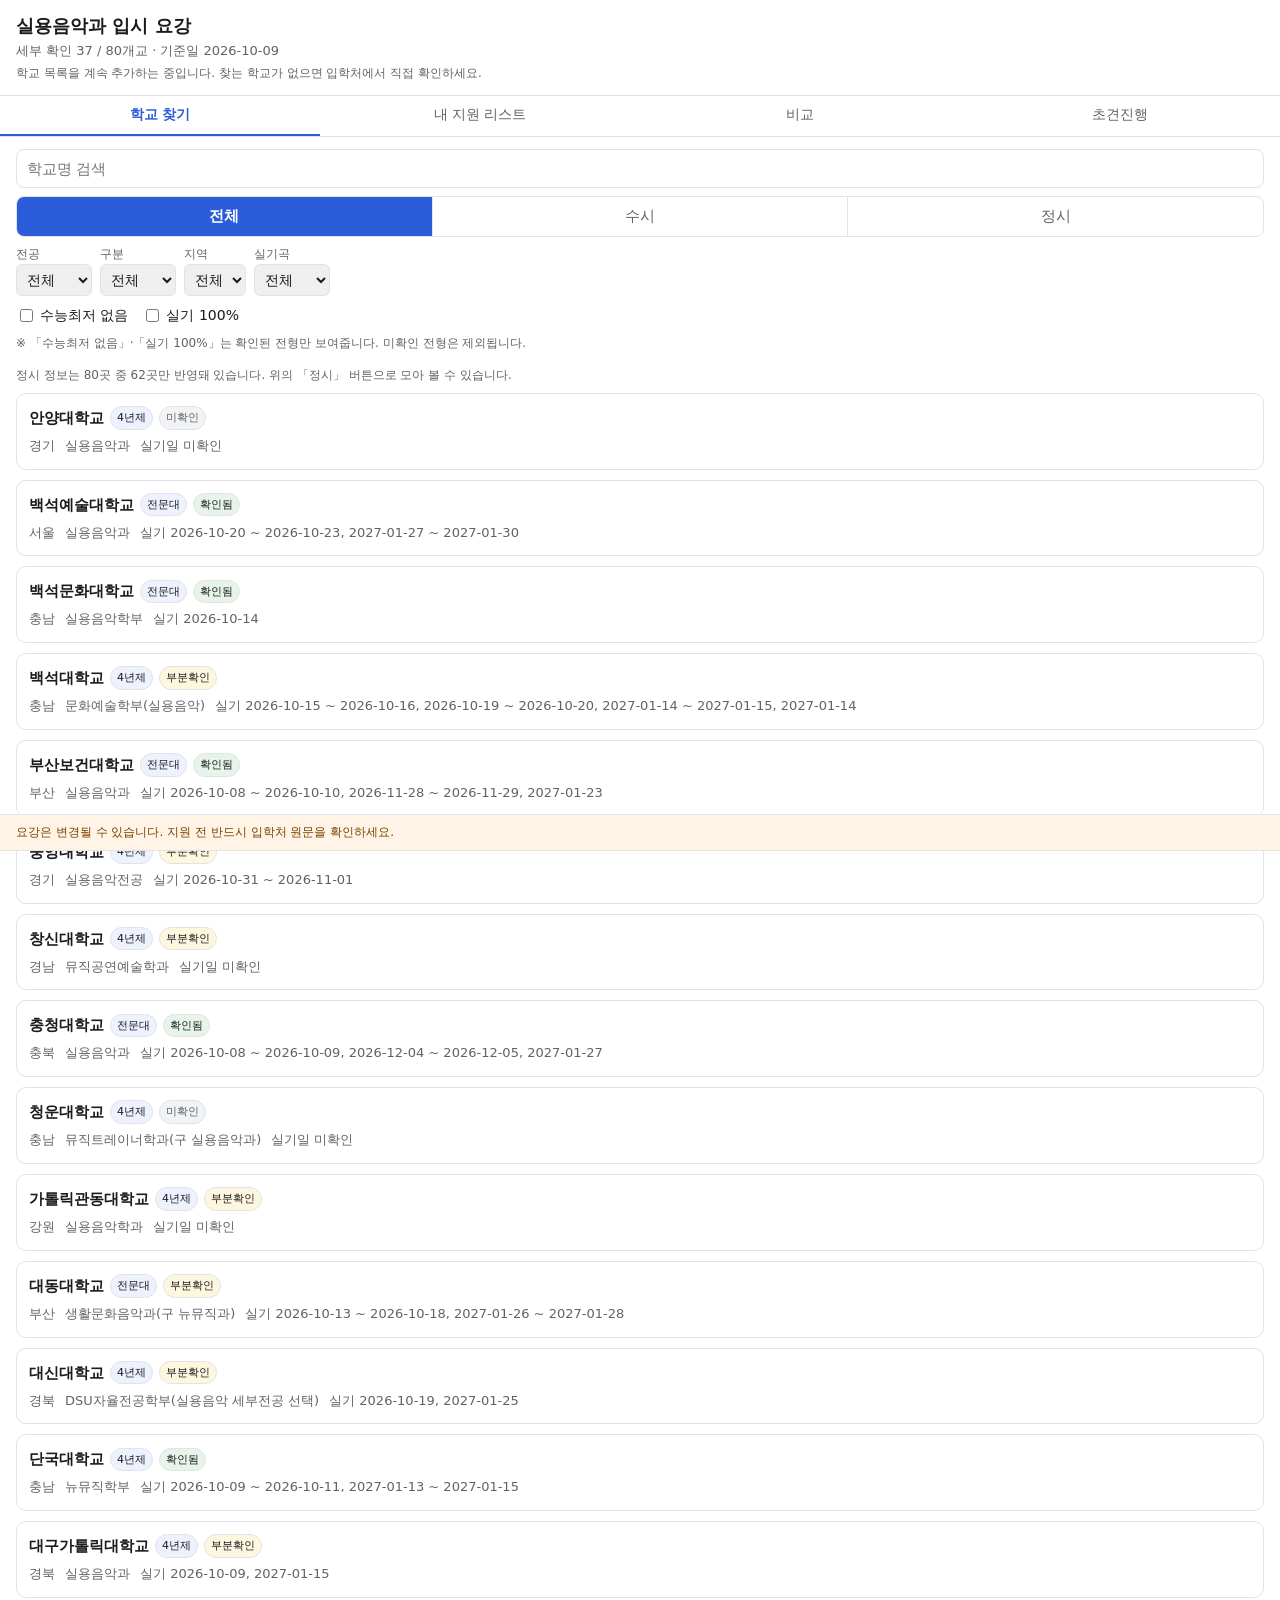
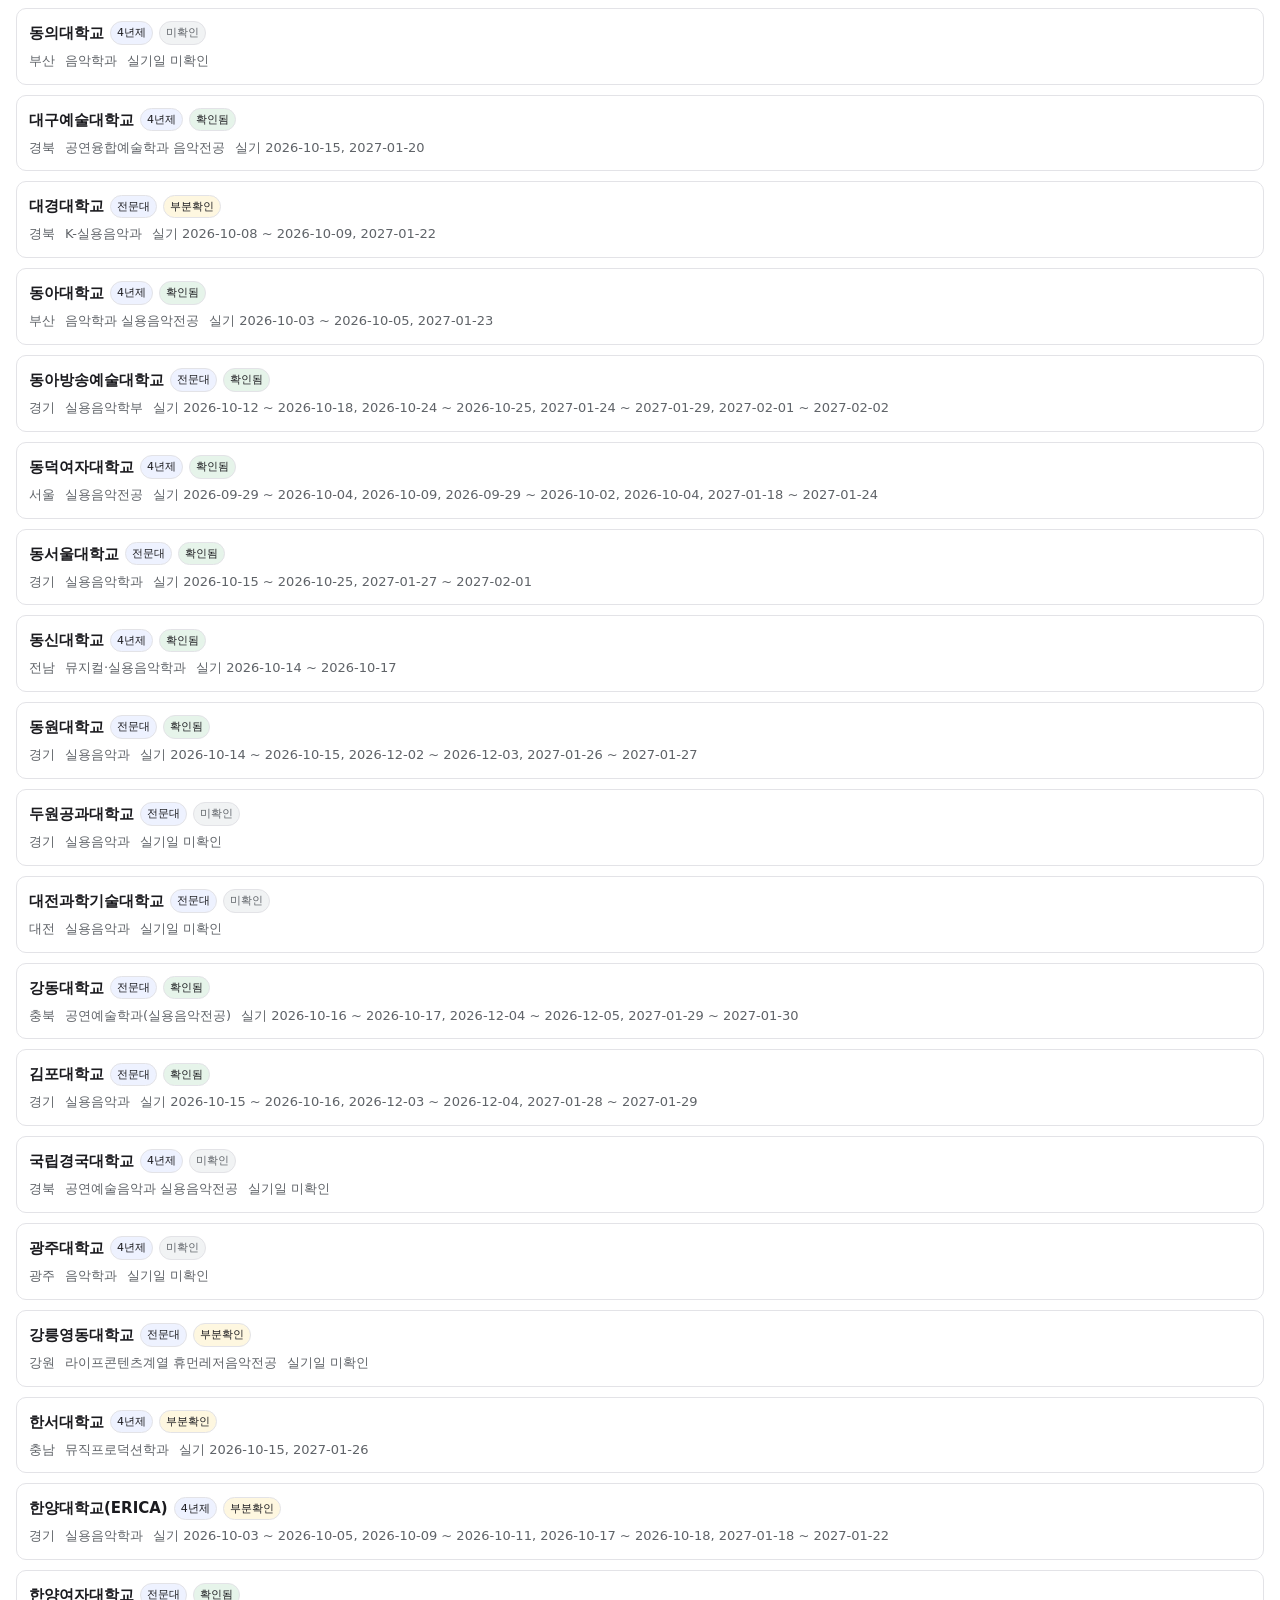
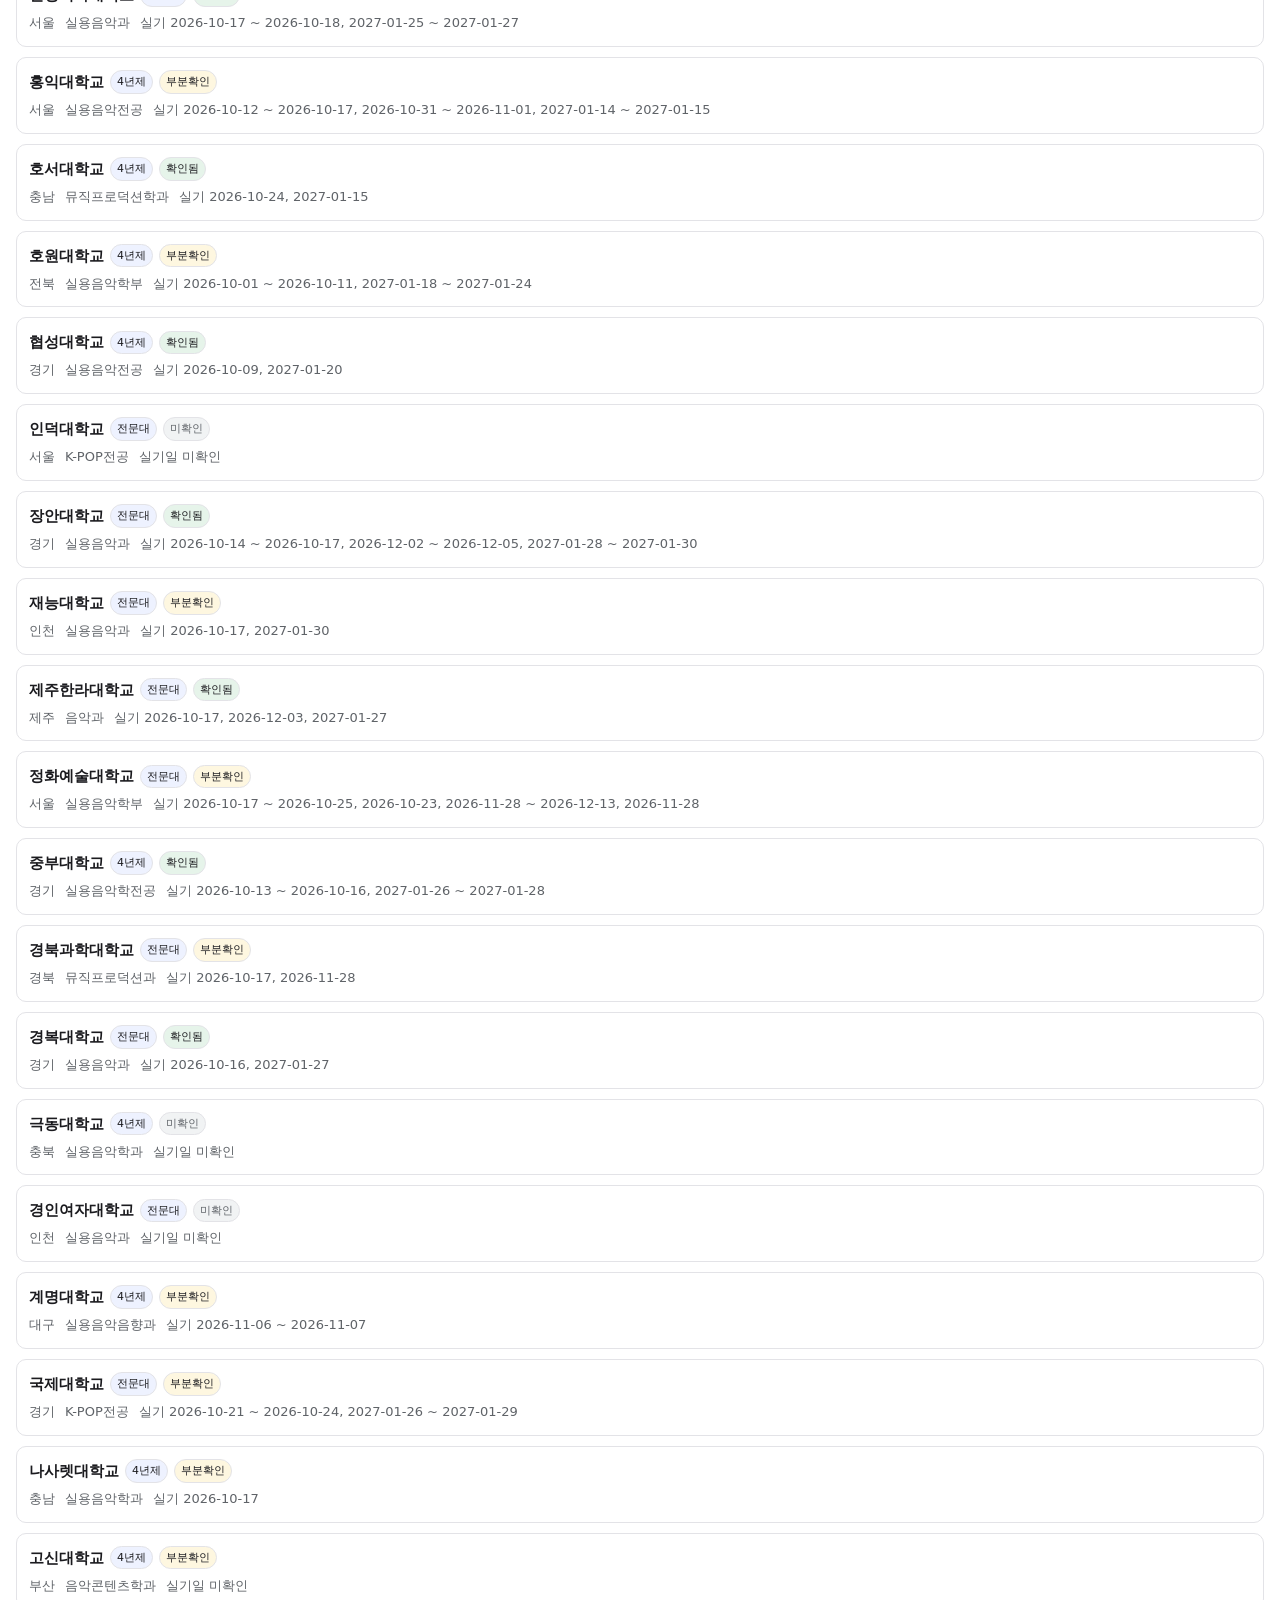
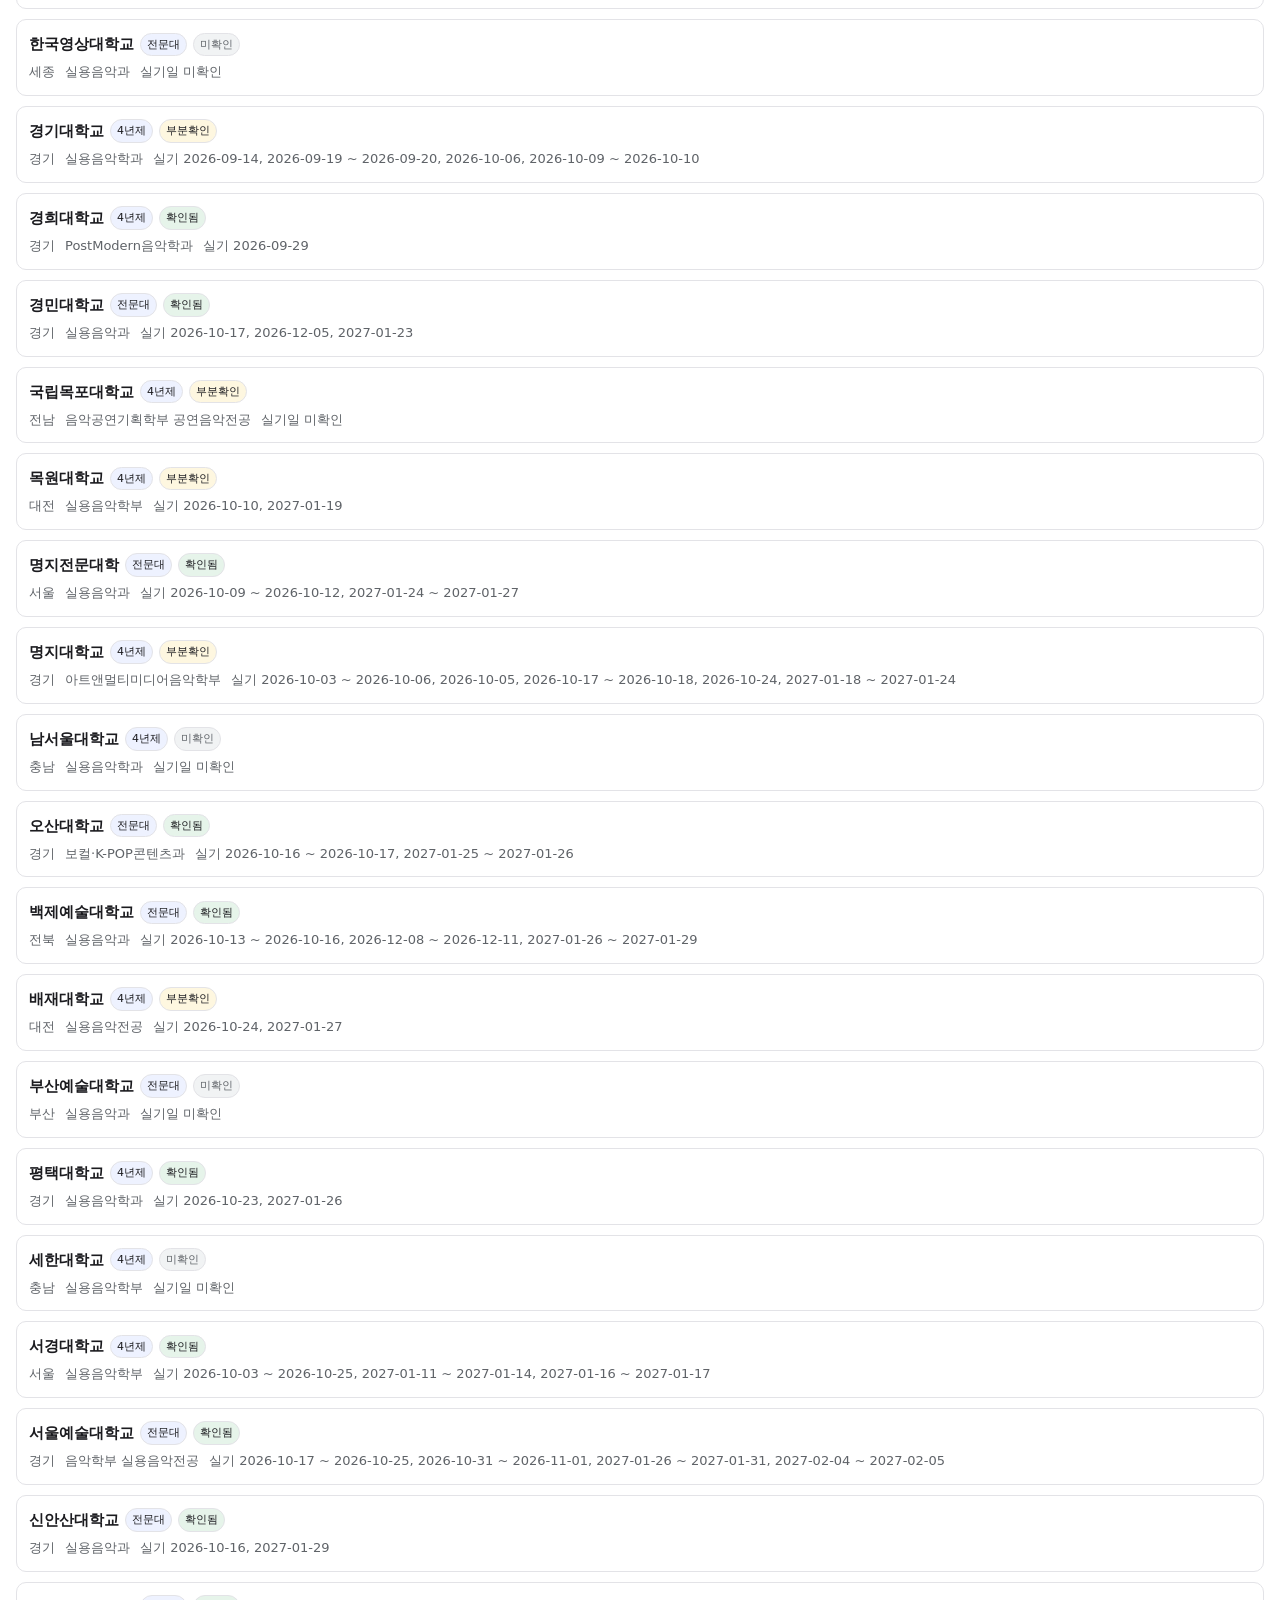
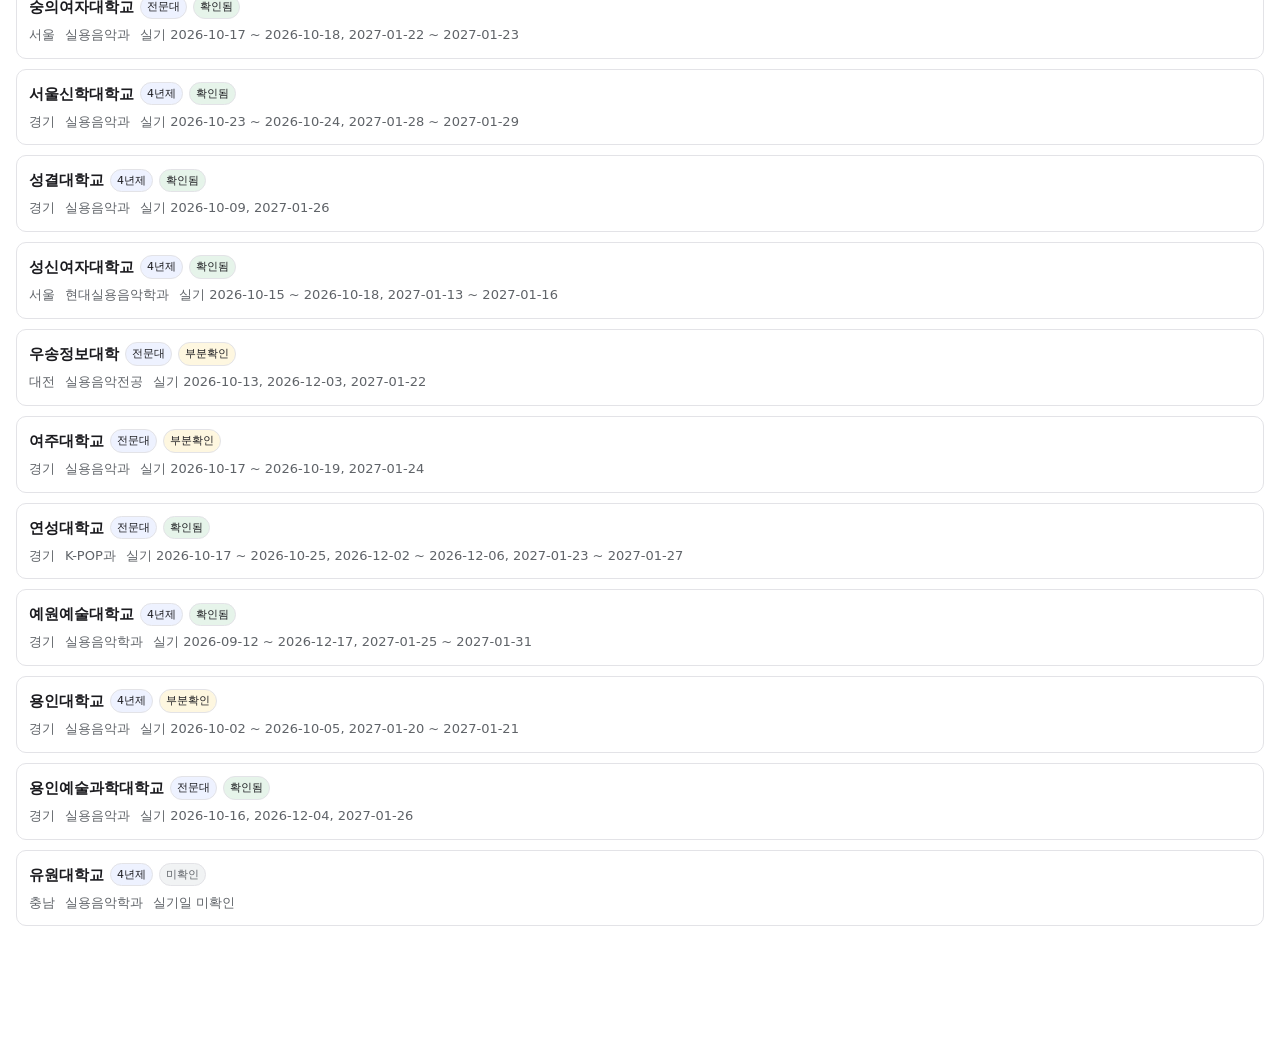
<file: index.html>
<!doctype html>
<html lang="ko">
<head>
  <meta charset="utf-8">
  <meta name="viewport" content="width=device-width, initial-scale=1">
  <title>실용음악과 입시 요강</title>
  <link rel="stylesheet" href="css/style.css">
  <link rel="preconnect" href="https://fonts.gstatic.com" crossorigin>
  <link rel="stylesheet" href="https://fonts.googleapis.com/css2?family=Noto+Music&display=swap">

  <link rel="manifest" href="manifest.json">
  <meta name="theme-color" content="#2b5cd9">
  <link rel="icon" href="icons/favicon-32.png" sizes="32x32">
  <link rel="apple-touch-icon" href="icons/icon-192.png">
  <meta name="mobile-web-app-capable" content="yes">
  <meta name="apple-mobile-web-app-capable" content="yes">
  <meta name="apple-mobile-web-app-status-bar-style" content="default">
  <meta name="apple-mobile-web-app-title" content="실용음악 요강">
</head>
<body>
  <header>
    <h1>실용음악과 입시 요강</h1>
    <div id="progress"></div>
  </header>
  <nav class="tabs">
    <button type="button" data-tab="list" class="active">학교 찾기</button>
    <button type="button" data-tab="mylist">내 지원 리스트</button>
    <button type="button" data-tab="compare">비교</button>
    <button type="button" data-tab="sightreading">초견진행</button>
  </nav>
  <main id="screen"></main>
  <div id="ad-slot" aria-hidden="true"></div>

  <script src="js/ns.js"></script>
  <script src="data/snapshot.js"></script>
  <script src="js/schema.js"></script>
  <script src="js/conflict.js"></script>
  <script src="js/filter.js"></script>
  <script src="js/storage.js"></script>
  <script src="js/data.js"></script>
  <script src="js/ui/components.js"></script>
  <script src="js/ui/list.js"></script>
  <script src="js/ui/filterbar.js"></script>
  <script src="js/ui/detail.js"></script>
  <script src="js/ui/mylist.js"></script>
  <script src="js/ui/compare.js"></script>
  <script src="js/ui/sightreading.js"></script>
  <script src="js/app.js"></script>
  <script>PM.app.start();</script>
  <script>
    // 서비스워커 등록은 index.html이 완전히 뜬 뒤에 걸어서, 등록
    // 과정 자체가 첫 화면 로딩을 늦추지 않게 한다. GitHub Pages는 HTTPS라
    // 서비스워커 등록 조건(보안 컨텍스트)을 이미 만족한다.
    if ('serviceWorker' in navigator) {
      window.addEventListener('load', function () {
        navigator.serviceWorker.register('service-worker.js').catch(function () {});
      });
    }
  </script>
</body>
</html>
</file>
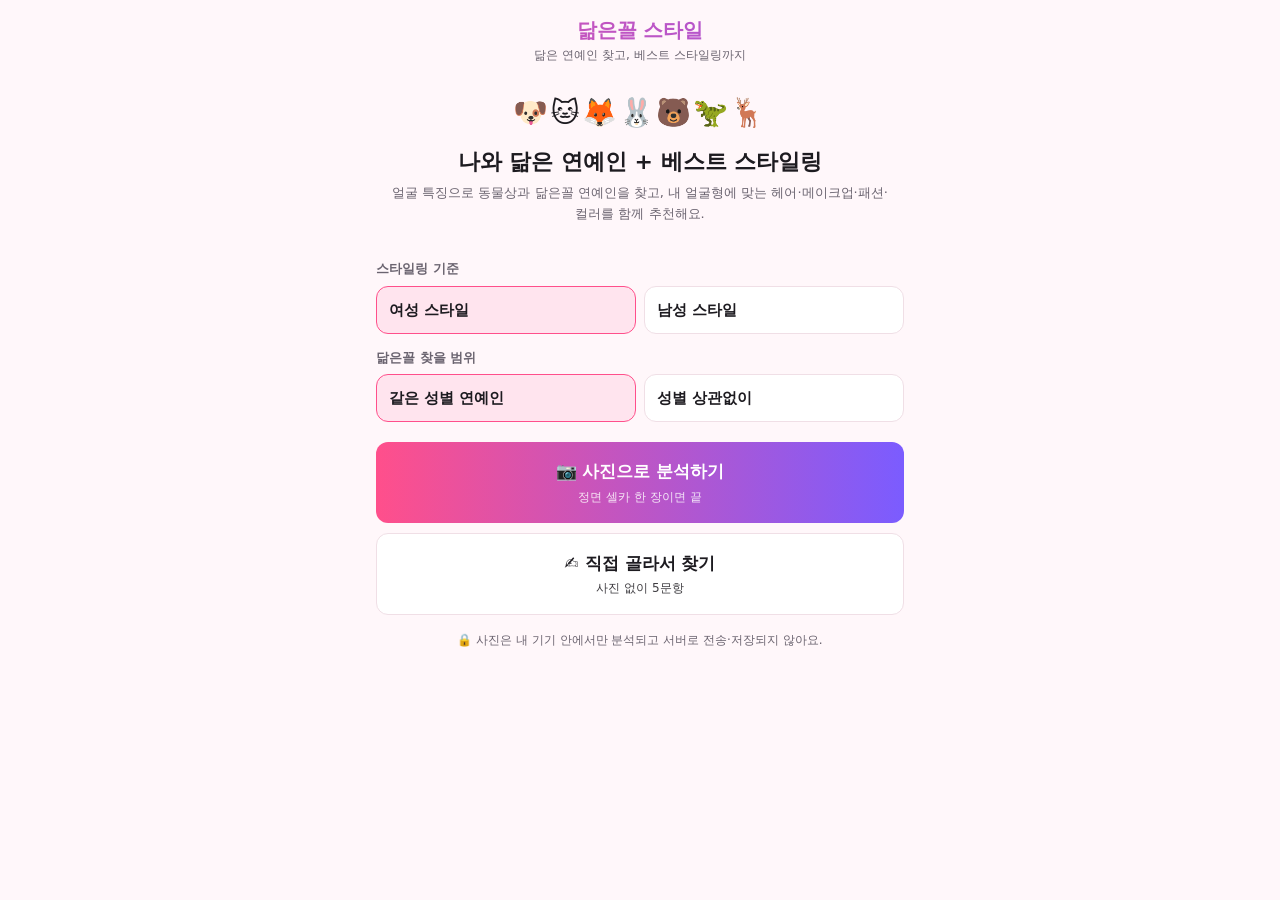
<file: lookalike/index.html>
<!doctype html>
<html lang="ko">
<head>
  <meta charset="utf-8">
  <meta name="viewport" content="width=device-width, initial-scale=1">
  <title>닮은꼴 스타일</title>
  <meta name="description" content="얼굴 특징으로 동물상과 닮은꼴 연예인을 찾고, 내 얼굴형에 맞는 베스트 스타일링까지 추천해 주는 앱">
  <link rel="stylesheet" href="css/style.css">

  <link rel="manifest" href="manifest.json">
  <meta name="theme-color" content="#ff4f8b">
  <link rel="icon" href="icons/favicon-32.png" sizes="32x32">
  <link rel="apple-touch-icon" href="icons/icon-192.png">
  <meta name="mobile-web-app-capable" content="yes">
  <meta name="apple-mobile-web-app-capable" content="yes">
  <meta name="apple-mobile-web-app-status-bar-style" content="default">
  <meta name="apple-mobile-web-app-title" content="닮은꼴 스타일">
</head>
<body>
  <header>
    <h1>닮은꼴 스타일</h1>
    <p class="tagline">닮은 연예인 찾고, 베스트 스타일링까지</p>
  </header>
  <main id="screen"></main>

  <script src="js/ns.js"></script>
  <script src="js/canonical3d.js"></script>
  <script src="js/pose.js"></script>
  <script src="js/features.js"></script>
  <script src="js/profile.js"></script>
  <script src="js/styling.js"></script>
  <script src="js/match.js"></script>
  <script src="data/celebs.js"></script>
  <script src="data/celebs-measured.js"></script>
  <script src="js/storage.js"></script>
  <script src="js/detector.js"></script>
  <script src="js/ui/components.js"></script>
  <script src="js/ui/home.js"></script>
  <script src="js/ui/photo.js"></script>
  <script src="js/ui/quiz.js"></script>
  <script src="js/ui/review.js"></script>
  <script src="js/ui/color.js"></script>
  <script src="js/ui/result.js"></script>
  <script src="js/app.js"></script>
  <script>LA.app.start();</script>
  <script>
    // 루트의 입시 앱과 같은 출처(origin)를 쓰지만 서비스워커 범위는
    // lookalike/ 아래로 한정된다(스크립트 위치 기준). 등록은 첫 화면이 뜬 뒤에.
    if ('serviceWorker' in navigator) {
      window.addEventListener('load', function () {
        navigator.serviceWorker.register('service-worker.js').catch(function () {});
      });
    }
  </script>
</body>
</html>
</file>
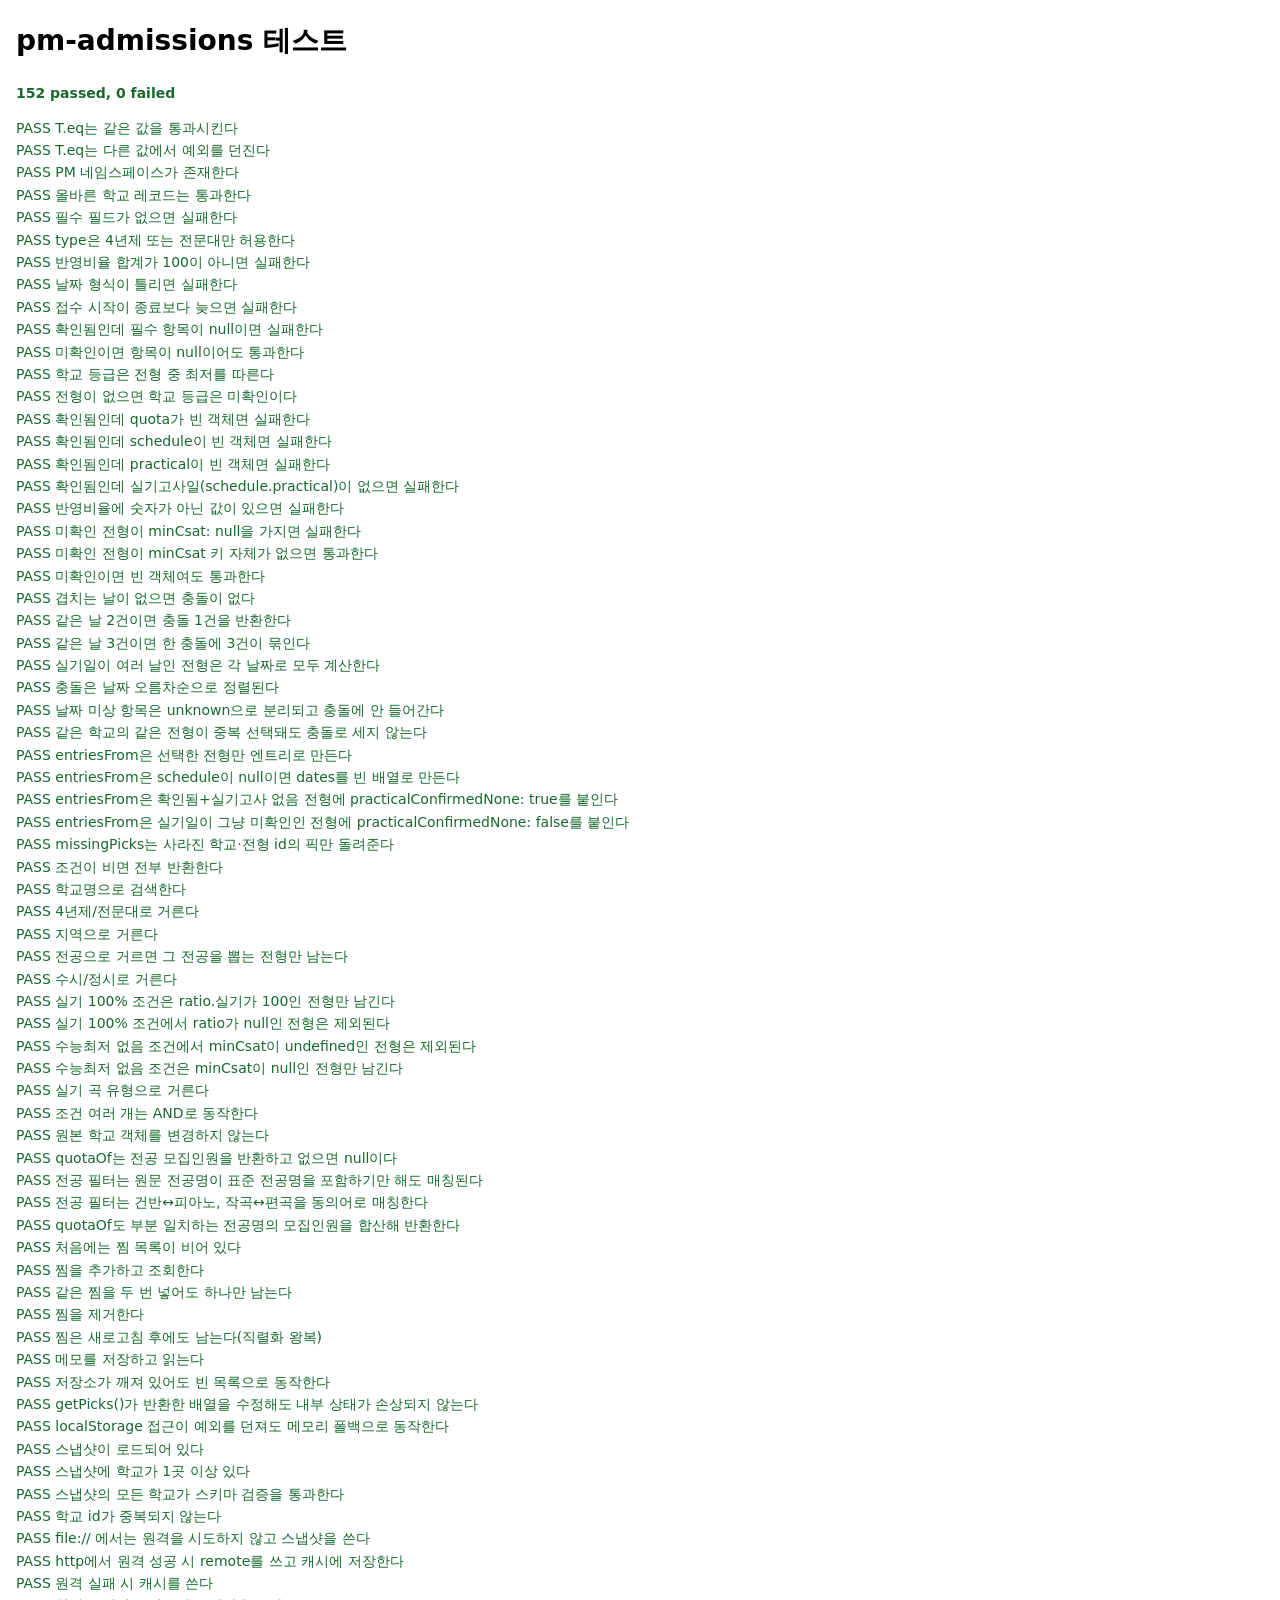
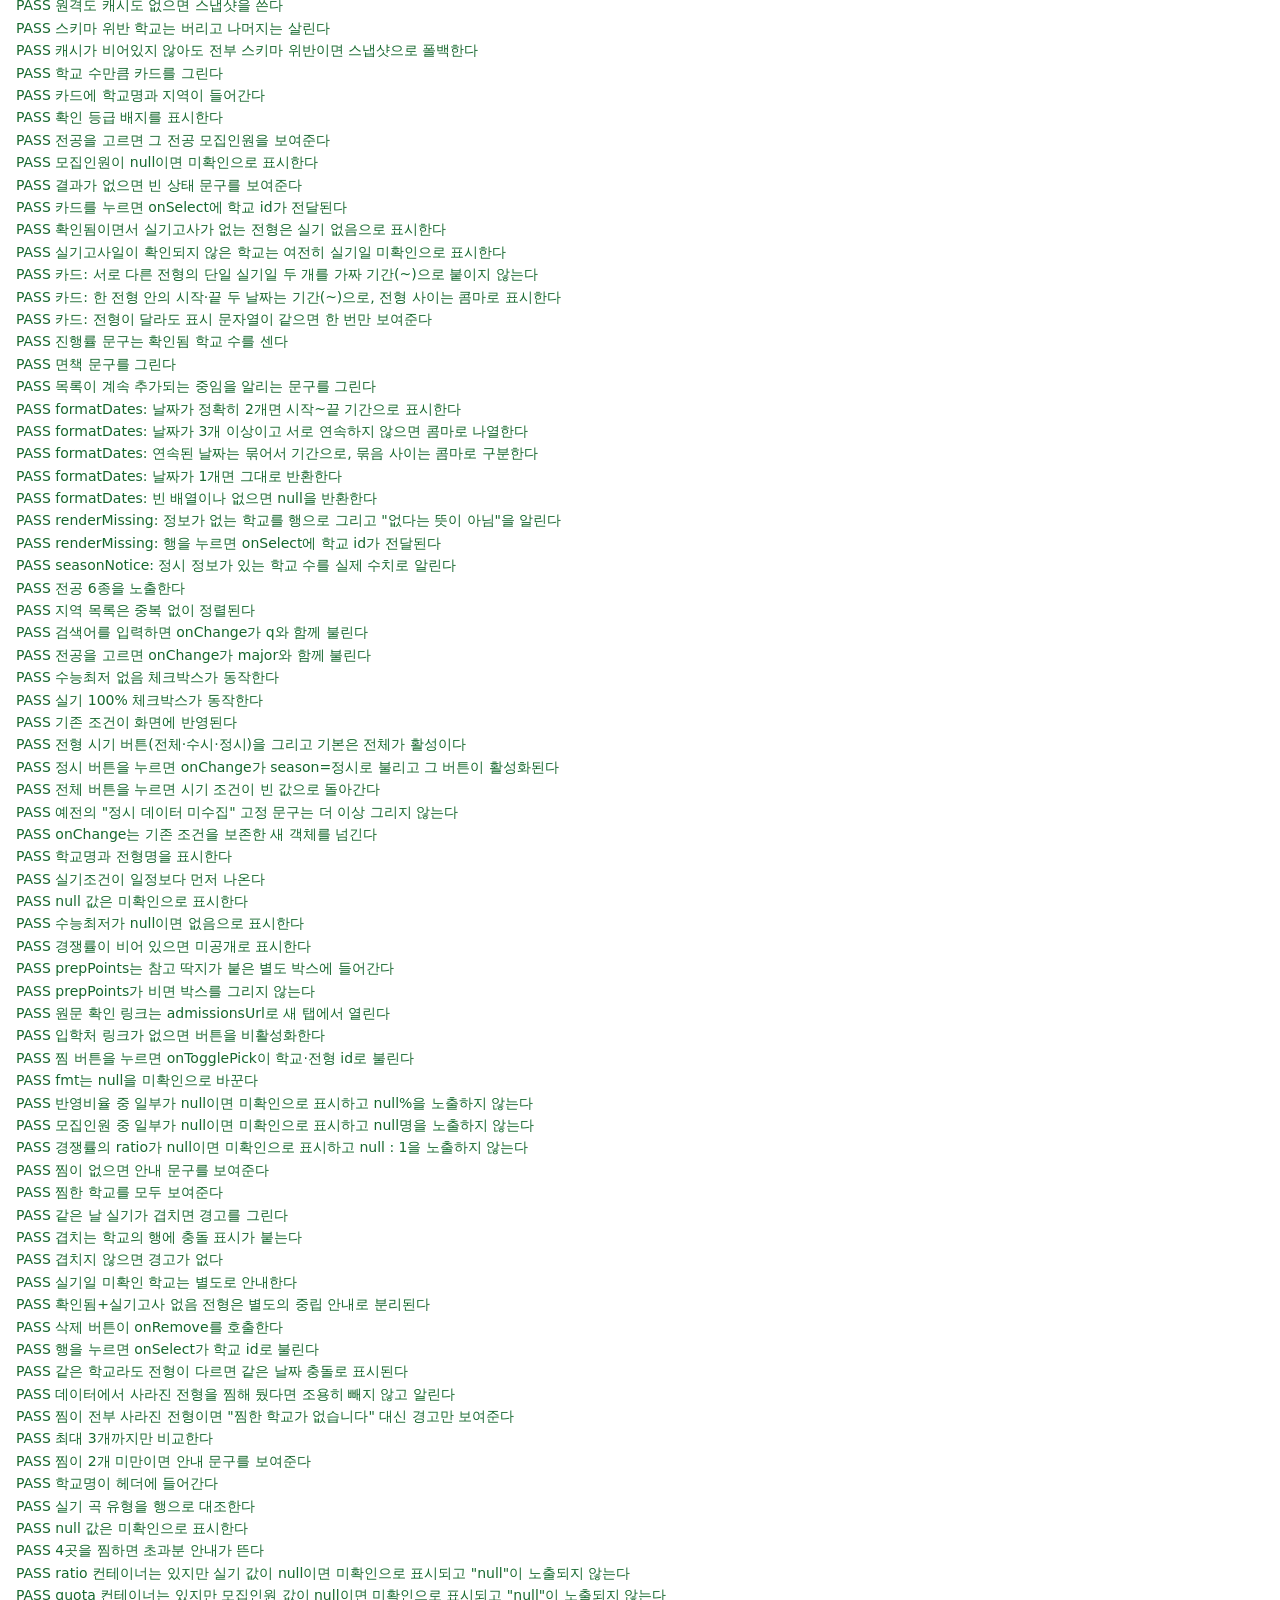
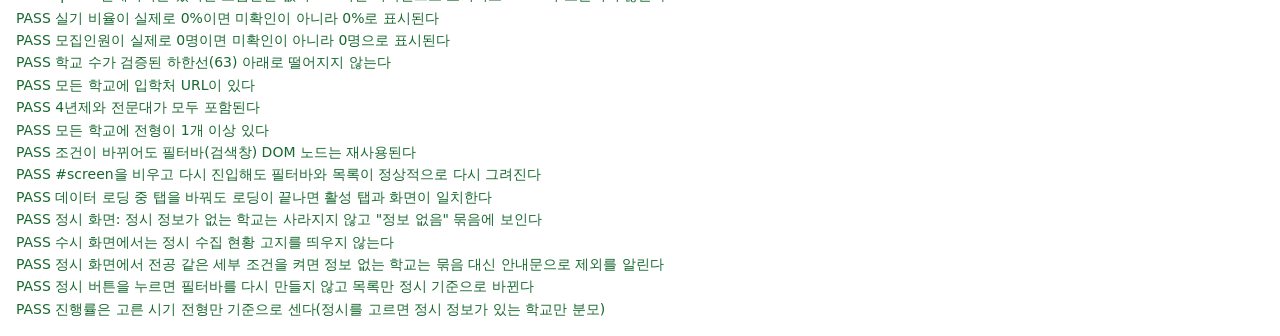
<file: tests/index.html>
<!doctype html>
<html lang="ko">
<head>
  <meta charset="utf-8">
  <meta name="viewport" content="width=device-width, initial-scale=1">
  <title>pm-admissions 테스트</title>
  <style>
    body { font: 14px/1.6 system-ui, sans-serif; margin: 16px; }
    .pass { color: #17692f; }
    .fail { color: #b3261e; white-space: pre-wrap; }
    #summary { font-weight: 700; margin-bottom: 12px; }
  </style>
</head>
<body>
  <h1>pm-admissions 테스트</h1>
  <div id="summary"></div>
  <div id="results"></div>

  <script src="../js/ns.js"></script>
  <script src="../data/snapshot.js"></script>
  <script src="runner.js"></script>
  <script src="../js/schema.js"></script>
  <script src="../js/conflict.js"></script>
  <script src="../js/filter.js"></script>
  <script src="../js/storage.js"></script>
  <script src="../js/data.js"></script>
  <script src="../js/ui/components.js"></script>
  <script src="../js/ui/list.js"></script>
  <script src="../js/ui/filterbar.js"></script>
  <script src="../js/ui/detail.js"></script>
  <script src="../js/ui/mylist.js"></script>
  <script src="../js/ui/compare.js"></script>
  <script src="../js/app.js"></script>
  <script src="runner.test.js"></script>
  <script src="schema.test.js"></script>
  <script src="conflict.test.js"></script>
  <script src="filter.test.js"></script>
  <script src="storage.test.js"></script>
  <script src="snapshot.test.js"></script>
  <script src="data.test.js"></script>
  <script src="ui-list.test.js"></script>
  <script src="ui-filterbar.test.js"></script>
  <script src="ui-detail.test.js"></script>
  <script src="ui-mylist.test.js"></script>
  <script src="ui-compare.test.js"></script>
  <script src="coverage.test.js"></script>
  <script src="app.test.js"></script>
  <script>
    T.run(document.getElementById('results'), document.getElementById('summary'));
  </script>
</body>
</html>
</file>
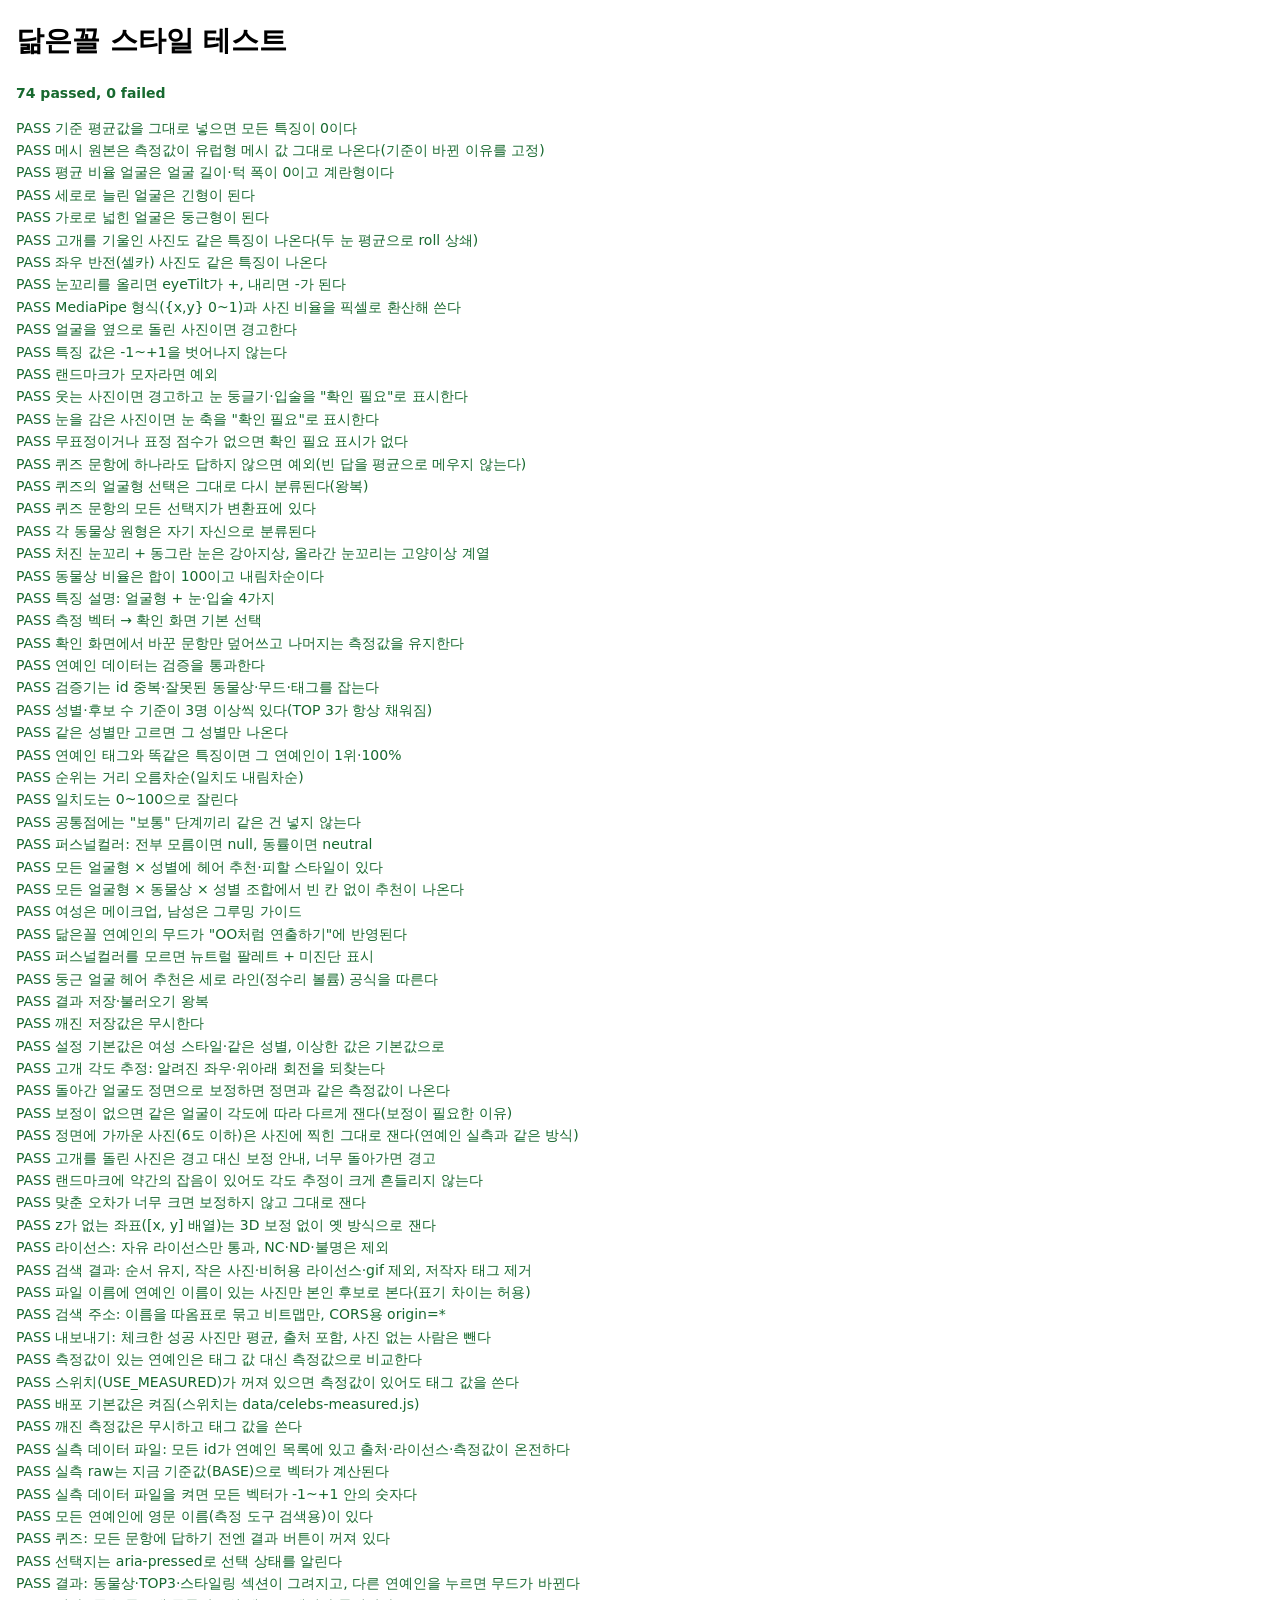
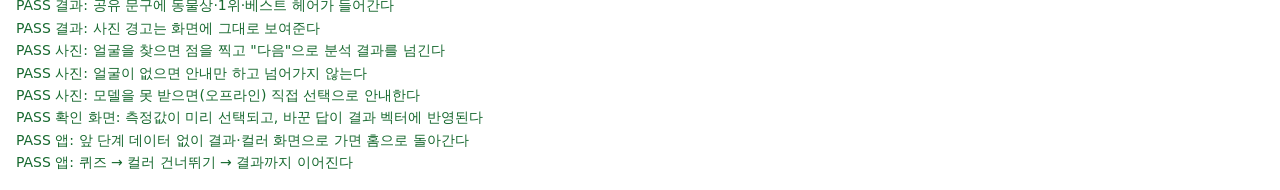
<file: lookalike/tests/index.html>
<!doctype html>
<html lang="ko">
<head>
  <meta charset="utf-8">
  <meta name="viewport" content="width=device-width, initial-scale=1">
  <title>닮은꼴 스타일 테스트</title>
  <style>
    body { font: 14px/1.6 system-ui, sans-serif; margin: 16px; }
    .pass { color: #17692f; }
    .fail { color: #b3261e; white-space: pre-wrap; }
    #summary { font-weight: 700; margin-bottom: 12px; }
    #screen { display: none; }
  </style>
</head>
<body>
  <h1>닮은꼴 스타일 테스트</h1>
  <div id="summary"></div>
  <div id="results"></div>
  <main id="screen"></main>

  <!-- 러너는 루트 입시 앱과 공유한다(같은 저장소, 같은 결과 형식 — scripts/run-tests.sh가 읽음) -->
  <script src="../../tests/runner.js"></script>
  <script src="../js/ns.js"></script>
  <script src="../js/canonical3d.js"></script>
  <script src="../js/pose.js"></script>
  <script src="../js/features.js"></script>
  <script src="../js/profile.js"></script>
  <script src="../js/styling.js"></script>
  <script src="../js/match.js"></script>
  <script src="../data/celebs.js"></script>
  <script src="../js/storage.js"></script>
  <script src="../js/detector.js"></script>
  <script src="../js/ui/components.js"></script>
  <script src="../js/ui/home.js"></script>
  <script src="../js/ui/photo.js"></script>
  <script src="../js/ui/quiz.js"></script>
  <script src="../js/ui/review.js"></script>
  <script src="../js/ui/color.js"></script>
  <script src="../js/ui/result.js"></script>
  <script src="../js/app.js"></script>
  <script src="../data/celebs-measured.js"></script>
  <script src="../tools/measure.js"></script>
  <script src="fixtures/canonical-face.js"></script>
  <script src="features.test.js"></script>
  <script src="profile.test.js"></script>
  <script src="match.test.js"></script>
  <script src="styling.test.js"></script>
  <script src="storage.test.js"></script>
  <script src="pose.test.js"></script>
  <script src="measure.test.js"></script>
  <script src="ui.test.js"></script>
  <script>
    T.run(document.getElementById('results'), document.getElementById('summary'));
  </script>
</body>
</html>
</file>
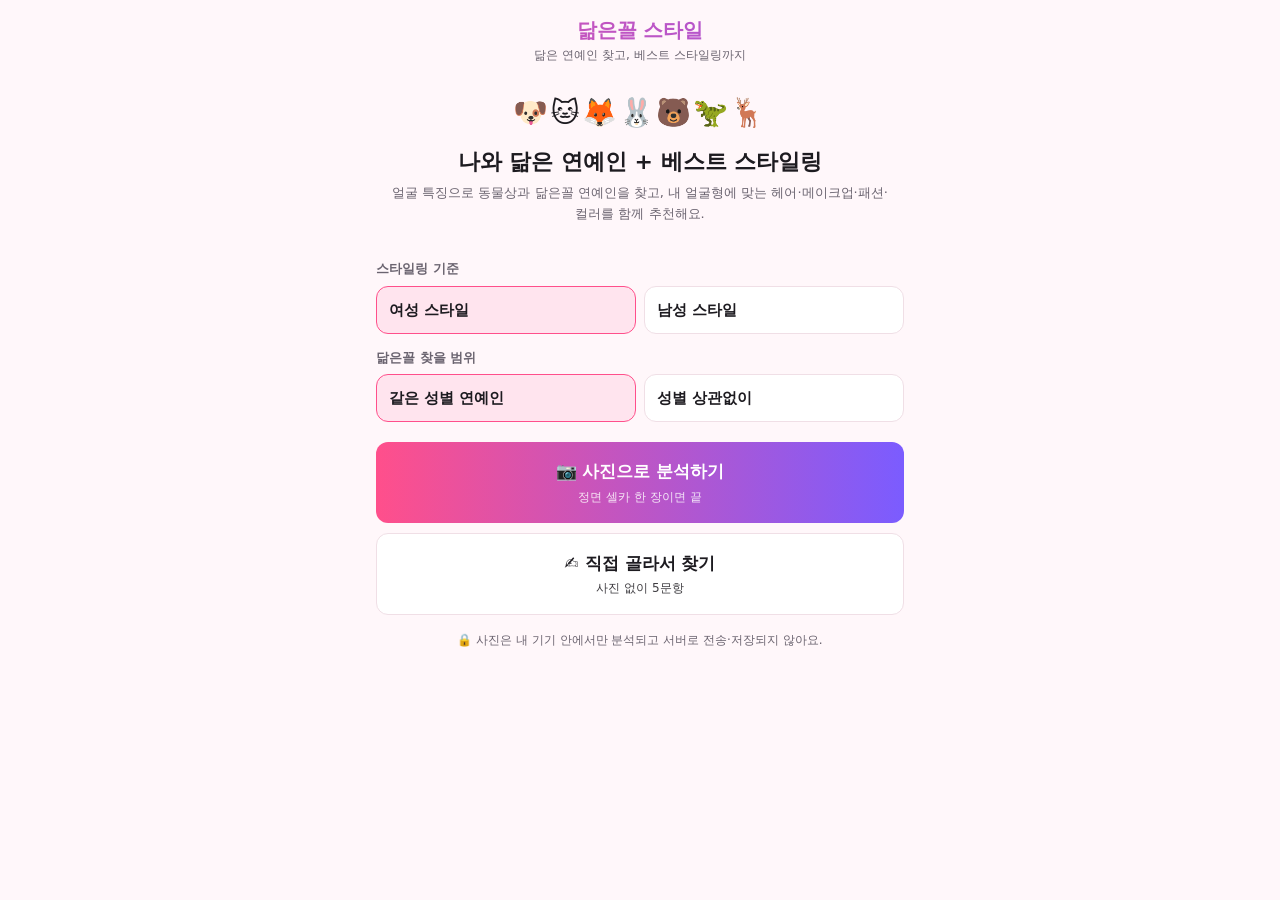
<file: 닮은꼴스타일.html>
<!doctype html>
<html lang="ko">
<head>
  <meta charset="utf-8">
  <meta name="viewport" content="width=device-width, initial-scale=1">
  <title>닮은꼴 스타일</title>
  <meta name="description" content="얼굴 특징으로 동물상과 닮은꼴 연예인을 찾고, 내 얼굴형에 맞는 베스트 스타일링까지 추천해 주는 앱">
  <style>
:root {
  --bg: #fff7fa; --card: #ffffff; --fg: #1d1b20; --muted: #6b6470;
  --line: #f0dfe6; --accent: #ff4f8b; --accent-2: #7b5cff; --accent-soft: #ffe4ee;
  --ok: #17692f; --warn-bg: #fff4e5; --warn-fg: #7a4100; --error: #b3261e;
  --radius: 14px;
}
@media (prefers-color-scheme: dark) {
  :root:not([data-theme="light"]) {
    --bg: #17141a; --card: #221e26; --fg: #f3eef6; --muted: #b3a9ba;
    --line: #3a3240; --accent: #ff6b9e; --accent-2: #9b85ff; --accent-soft: #3d2531;
    --ok: #6fd08c; --warn-bg: #3a2a14; --warn-fg: #ffcf8a; --error: #ff8a80;
  }
}
:root[data-theme="dark"] {
  --bg: #17141a; --card: #221e26; --fg: #f3eef6; --muted: #b3a9ba;
  --line: #3a3240; --accent: #ff6b9e; --accent-2: #9b85ff; --accent-soft: #3d2531;
  --ok: #6fd08c; --warn-bg: #3a2a14; --warn-fg: #ffcf8a; --error: #ff8a80;
}

* { box-sizing: border-box; }
body {
  margin: 0; background: var(--bg); color: var(--fg);
  font: 15px/1.6 system-ui, -apple-system, "Apple SD Gothic Neo", "Malgun Gothic", sans-serif;
  word-break: keep-all; overflow-wrap: anywhere;
}
header { padding: 14px 16px 10px; text-align: center; }
h1 {
  font-size: 20px; margin: 0;
  background: linear-gradient(90deg, var(--accent), var(--accent-2));
  -webkit-background-clip: text; background-clip: text; color: transparent;
}
.tagline { margin: 0; font-size: 12px; color: var(--muted); }
main { max-width: 560px; margin: 0 auto; padding: 4px 16px 48px; }
h2 { font-size: 19px; margin: 8px 0 4px; }
h3 { font-size: 16px; margin: 0 0 8px; }
.muted { color: var(--muted); font-size: 13px; margin: 0 0 12px; }

/* ── 버튼 ── */
.btn {
  display: inline-flex; flex-direction: column; align-items: center; justify-content: center;
  gap: 2px; padding: 12px 16px; min-height: 48px; border-radius: 12px;
  border: 1.5px solid var(--line); background: var(--card); color: var(--fg);
  font: inherit; font-weight: 600; cursor: pointer;
}
.btn.primary { background: linear-gradient(90deg, var(--accent), var(--accent-2)); color: #fff; border: 0; }
.btn:disabled { opacity: .45; cursor: default; }
.btn:focus-visible, .choice:focus-visible, .match:focus-visible, .link-btn:focus-visible, .back-btn:focus-visible {
  outline: 3px solid var(--accent-2); outline-offset: 2px;
}
.btn.big { width: 100%; padding: 16px; }
.btn-title { font-size: 17px; }
.btn-sub { font-size: 12px; font-weight: 400; opacity: .85; }
.back-btn, .link-btn {
  background: none; border: 0; color: var(--muted); font: inherit; font-size: 14px;
  padding: 8px 0; cursor: pointer;
}
.link-btn { color: var(--accent); display: block; margin: 12px auto 0; font-weight: 600; }
.row-actions { display: flex; gap: 10px; margin: 20px 0 8px; }
.row-actions .btn { flex: 1; }

/* ── 홈 ── */
.hero { text-align: center; padding: 12px 0 8px; }
.hero-emoji { font-size: 28px; letter-spacing: 2px; }
.hero h2 { font-size: 22px; }
.setting { margin: 14px 0; }
.setting-title { font-size: 13px; font-weight: 700; color: var(--muted); margin-bottom: 6px; }
.start-actions { display: grid; gap: 10px; margin-top: 20px; }
.privacy { font-size: 12px; color: var(--muted); text-align: center; margin-top: 16px; }

/* ── 선택지 ── */
.choices { display: flex; flex-wrap: wrap; gap: 8px; }
.choice {
  flex: 1 1 calc(50% - 8px); min-width: 120px; min-height: 48px;
  display: flex; flex-direction: column; align-items: flex-start; justify-content: center;
  padding: 10px 12px; border-radius: 12px; border: 1.5px solid var(--line);
  background: var(--card); color: var(--fg); font: inherit; text-align: left; cursor: pointer;
}
.choice.on { border-color: var(--accent); background: var(--accent-soft); }
.choice-label { font-weight: 600; }
.choice-hint { font-size: 12px; color: var(--muted); }
.question { margin: 16px 0; }
.q-title { font-weight: 700; margin-bottom: 8px; }
.quiz > .btn.primary { width: 100%; margin-top: 8px; }

/* ── 사진 ── */
.tips { margin: 8px 0 14px; padding-left: 20px; color: var(--muted); font-size: 13px; }
.photo > .btn.primary { width: 100%; }
.stage canvas { display: block; width: 100%; height: auto; margin-top: 14px; border-radius: var(--radius); }
.status { font-size: 14px; margin: 10px 0; }
.status.ok { color: var(--ok); font-weight: 600; }
.status.error { color: var(--error); font-weight: 600; }
.after { display: grid; gap: 10px; }
.warning {
  background: var(--warn-bg); color: var(--warn-fg); border-radius: 10px;
  padding: 8px 12px; font-size: 13px; margin: 8px 0;
}
.info { background: var(--accent-soft); color: var(--fg); border-radius: 10px; padding: 8px 12px; font-size: 13px; margin: 8px 0; }
.visually-hidden {
  position: absolute; width: 1px; height: 1px; overflow: hidden;
  clip: rect(0 0 0 0); white-space: nowrap;
}

/* ── 결과: 동물상 카드 ── */
.type-card {
  background: var(--card); border: 1.5px solid var(--line); border-radius: 18px;
  padding: 18px; margin-top: 8px; display: grid; grid-template-columns: auto 1fr; gap: 6px 14px;
}
.type-emoji {
  font-size: 44px; width: 72px; height: 72px; border-radius: 50%;
  display: grid; place-items: center; background: var(--accent-soft);
}
.type-kicker { font-size: 12px; color: var(--muted); }
.type-name { margin: 0; font-size: 24px; }
.type-desc { margin: 4px 0 0; font-size: 14px; }
.mix, .type-card .chips { grid-column: 1 / -1; }
.mix { margin-top: 10px; display: grid; gap: 4px; }
.mix-row, .score-row { display: flex; align-items: center; gap: 8px; font-size: 13px; }
.mix-label { width: 92px; flex: none; }
.bar { flex: 1; height: 8px; border-radius: 999px; background: var(--line); overflow: hidden; }
.bar-fill { display: block; height: 100%; background: linear-gradient(90deg, var(--accent), var(--accent-2)); }
.mix-pct, .score { width: 40px; text-align: right; flex: none; font-variant-numeric: tabular-nums; }
.chips { display: flex; flex-wrap: wrap; gap: 6px; margin-top: 10px; }
.chip {
  font-size: 12px; padding: 3px 10px; border-radius: 999px;
  background: var(--accent-soft); color: var(--fg);
}
.chip.warn { background: var(--warn-bg); color: var(--warn-fg); margin-left: 6px; font-weight: 600; }
.question.check-me .choices { outline: 2px dashed var(--warn-fg); outline-offset: 4px; border-radius: 12px; }
.review > .btn.primary { width: 100%; margin-top: 8px; }
.chip.soft { background: transparent; border: 1px solid var(--line); color: var(--muted); }

/* ── 결과: 닮은꼴 ── */
.matches { margin-top: 22px; }
.match-list { display: grid; gap: 8px; }
.match {
  display: flex; gap: 12px; align-items: center; width: 100%; text-align: left;
  padding: 12px; border-radius: var(--radius); border: 1.5px solid var(--line);
  background: var(--card); color: var(--fg); font: inherit; cursor: pointer;
}
.match.on { border-color: var(--accent); box-shadow: 0 0 0 3px var(--accent-soft); }
.avatar {
  flex: none; width: 52px; height: 52px; border-radius: 50%; font-size: 28px;
  display: grid; place-items: center; background: var(--accent-soft);
}
.match-body { flex: 1; min-width: 0; display: grid; gap: 4px; }
.match-head { display: flex; align-items: baseline; gap: 6px; flex-wrap: wrap; }
.match-rank { font-size: 12px; font-weight: 700; color: var(--accent); }
.match-name { font-size: 17px; font-weight: 700; }
.match-job { font-size: 12px; color: var(--muted); }
.match-common { font-size: 12px; color: var(--muted); }

/* ── 결과: 스타일링 ── */
.styling { margin-top: 24px; }
.styling-head .muted { margin-bottom: 10px; }
.celeb-look {
  border-radius: var(--radius); padding: 14px 16px; margin-bottom: 12px; color: var(--fg);
  background: linear-gradient(135deg, var(--accent-soft), var(--card));
  border: 1.5px solid var(--accent);
}
.ext-link { display: inline-block; margin-top: 6px; font-size: 13px; color: var(--accent); font-weight: 600; }
.style-sec {
  background: var(--card); border: 1.5px solid var(--line); border-radius: var(--radius);
  padding: 14px 16px; margin-bottom: 12px;
}
.why { font-size: 14px; margin: 0 0 8px; }
.sub { font-size: 12px; font-weight: 700; color: var(--muted); margin-top: 8px; }
ul.plain, ul.checks, ul.crosses, ul.dots { list-style: none; padding: 0; margin: 4px 0; }
ul.checks li, ul.crosses li, ul.dots li { position: relative; padding-left: 22px; margin: 4px 0; font-size: 14px; }
ul.checks li::before { content: "✓"; position: absolute; left: 2px; color: var(--accent); font-weight: 700; }
ul.crosses li::before { content: "✕"; position: absolute; left: 2px; color: var(--muted); }
ul.dots li::before { content: "•"; position: absolute; left: 6px; color: var(--accent-2); font-weight: 700; }
.swatches { display: grid; grid-template-columns: repeat(3, 1fr); gap: 10px; margin: 6px 0 10px; }
.swatch { display: flex; align-items: center; gap: 8px; font-size: 13px; }
.swatch-dot { width: 26px; height: 26px; border-radius: 50%; border: 1px solid var(--line); flex: none; }

.disclaimer-inline, .disclaimer { font-size: 12px; color: var(--muted); margin: 10px 0; }
.disclaimer { background: var(--warn-bg); color: var(--warn-fg); border-radius: 10px; padding: 8px 12px; }

.toast {
  position: fixed; left: 50%; bottom: 24px; transform: translateX(-50%);
  background: var(--fg); color: var(--bg); padding: 10px 16px; border-radius: 999px;
  font-size: 14px; z-index: 10;
}

@media (max-width: 360px) {
  .choice { flex-basis: 100%; }
  .swatches { grid-template-columns: repeat(2, 1fr); }
}
</style>
  <meta name="theme-color" content="#ff4f8b">
  <link rel="icon" href="[data-uri]">
  <meta name="mobile-web-app-capable" content="yes">
  <meta name="apple-mobile-web-app-capable" content="yes">
  <meta name="apple-mobile-web-app-status-bar-style" content="default">
  <meta name="apple-mobile-web-app-title" content="닮은꼴 스타일">
</head>
<body>
  <header>
    <h1>닮은꼴 스타일</h1>
    <p class="tagline">닮은 연예인 찾고, 베스트 스타일링까지</p>
  </header>
  <main id="screen"></main>

  <script>
/* js/ns.js */
window.LA = window.LA || {};
</script>
  <script>
/* js/canonical3d.js */
// MediaPipe 평균 얼굴 메시(canonical_face_model.obj)의 정점 468개. 고개 각도를 추정할 때
// 관측된 얼굴이 이 기준 얼굴에서 얼마나 돌아갔는지 맞춰 보는 용도다.
// 출처: github.com/google-ai-edge/mediapipe, mediapipe/modules/face_geometry/data (Apache-2.0)
// 축: x 오른쪽, y 위쪽, z 보는 사람 쪽(코끝이 가장 크다). 단위는 대략 cm.
window.LA = window.LA || {};
window.LA.CANONICAL_3D = [
  [0,-3.406,5.98],[0,-1.127,7.476],[0,-2.089,6.058],[-0.464,0.955,6.634],[0,-0.463,7.587],[0,0.366,7.243],
  [0,2.473,5.789],[-4.253,2.578,3.28],[0,4.019,5.285],[0,4.886,5.385],[0,8.262,4.482],[0,-3.707,5.865],
  [0,-3.918,5.569],[0,-3.994,5.219],[0,-4.542,5.405],[0,-4.746,5.529],[0,-5.02,5.601],[0,-5.365,5.535],
  [0,-6.15,5.071],[0,-1.501,7.112],[-0.416,-1.466,6.448],[-7.088,5.435,0.1],[-2.629,2.036,3.848],[-3.198,1.986,3.797],
  [-3.775,2.039,3.646],[-4.466,2.423,3.155],[-2.164,2.19,3.852],[-3.208,3.224,4.116],[-2.674,3.205,4.092],[-3.745,3.165,3.972],
  [-4.161,3.059,3.72],[-5.062,1.934,2.776],[-2.267,-7.426,4.39],[-4.446,2.664,3.173],[-7.215,2.263,0.073],[-5.8,2.35,2.204],
  [-2.845,-0.721,4.433],[-0.711,-3.329,5.877],[-0.606,-3.925,5.445],[-1.432,-3.501,5.496],[-1.915,-3.803,5.029],[-1.131,-3.974,5.19],
  [-1.564,-4.083,4.842],[-2.65,-5.004,4.188],[-0.427,-1.094,7.361],[-0.496,-0.476,7.44],[-5.253,3.882,3.363],[-1.719,0.975,4.558],
  [-1.609,-0.943,5.814],[-1.651,-0.611,5.581],[-4.766,-0.702,3.535],[-0.478,0.296,7.101],[-3.735,4.508,4.55],[-4.589,4.302,4.048],
  [-6.279,6.615,1.426],[-1.221,4.142,5.106],[-2.193,3.1,4.001],[-3.103,-4.353,4.096],[-6.72,-4.789,-1.745],[-1.194,-1.307,5.738],
  [-0.73,-1.594,5.833],[-2.456,-4.343,4.284],[-2.205,-4.305,4.162],[-4.986,4.802,3.752],[-1.592,-1.258,5.457],[-2.645,4.525,4.922],
  [-2.76,5.101,5.016],[-3.524,8.006,3.729],[-5.6,5.715,2.724],[-3.064,6.566,4.53],[-5.721,4.255,2.831],[-6.374,4.786,1.592],
  [-0.673,-3.688,5.738],[-1.263,-3.788,5.418],[-1.733,-3.953,5.001],[-1.044,-1.465,5.662],[-2.321,-4.329,4.258],[-2.057,-4.478,4.521],
  [-2.153,-4.276,4.038],[-0.947,-1.035,6.512],[-1.469,-4.036,4.605],[-1.024,-3.99,4.927],[-0.533,-3.993,5.138],[-0.77,-6.095,4.986],
  [-0.7,-5.292,5.448],[-0.67,-4.95,5.51],[-0.631,-4.695,5.449],[-0.583,-4.518,5.34],[-1.537,-4.423,4.745],[-1.616,-4.476,4.814],
  [-1.729,-4.619,4.854],[-1.839,-4.829,4.824],[-2.368,-3.106,4.868],[-7.542,-1.049,-2.431],[0,-1.724,6.601],[-1.827,-4.4,4.399],
  [-1.93,-4.412,4.497],[-0.597,-2.014,5.866],[-1.406,-1.714,5.241],[-0.662,-1.819,5.864],[-2.342,0.572,4.294],[-3.327,0.105,4.114],
  [-1.726,-0.919,5.273],[-5.133,7.486,2.66],[-4.539,6.32,3.683],[-3.987,5.109,4.466],[-2.17,-5.44,4.456],[-1.396,5.012,5.316],
  [-1.619,6.599,4.921],[-1.891,8.236,4.275],[-4.196,2.235,3.375],[-5.733,1.412,2.432],[-1.86,2.356,3.843],[-4.989,3.075,3.084],
  [-1.303,1.416,4.831],[-1.306,-0.673,6.416],[-6.465,0.937,1.69],[-5.259,0.946,2.974],[-4.432,0.722,3.523],[-3.301,0.862,3.873],
  [-2.43,1.131,4.039],[-1.821,1.468,4.224],[-0.563,2.308,5.567],[-6.338,-0.529,1.881],[-5.588,3.208,2.688],[-0.243,-1.463,7.071],
  [-1.611,0.339,4.895],[-7.743,2.365,-2.005],[-1.391,1.851,4.449],[-1.786,-0.978,4.85],[-4.671,2.664,3.084],[-1.334,-0.284,6.097],
  [-7.271,-2.891,-2.252],[-1.856,2.585,3.758],[-0.923,0.073,6.672],[-5.001,-6.135,1.893],[-5.085,-7.179,0.715],[-7.159,-0.812,-0.072],
  [-5.843,-5.248,0.924],[-6.847,3.663,0.725],[-2.413,-8.259,4.119],[-0.18,-1.69,6.573],[-2.104,-0.164,4.566],[-6.408,2.236,1.561],
  [-3.67,2.36,3.635],[-3.177,2.294,3.776],[-2.196,-4.598,4.48],[-6.235,-1.944,1.664],[-1.293,-9.296,4.094],[-3.211,-8.533,2.802],
  [-4.069,-7.993,1.925],[0,6.545,5.027],[0,-9.403,4.264],[-2.724,2.316,3.777],[-2.288,2.399,3.698],[-1.998,2.497,3.689],
  [-6.13,3.399,2.039],[-2.288,2.887,3.775],[-2.724,2.962,3.872],[-3.177,2.964,3.877],[-3.67,2.928,3.724],[-4.018,2.857,3.483],
  [-7.556,4.107,-0.992],[-4.018,2.484,3.441],[0,-2.522,5.932],[-1.776,-2.684,5.213],[-1.222,-1.182,5.952],[-0.731,-2.537,5.815],
  [0,3.271,5.236],[-4.135,-6.997,2.672],[-3.312,-7.661,3.383],[-1.314,-8.64,4.702],[-5.941,-6.224,-0.631],[-1.998,2.744,3.744],
  [-0.901,1.237,5.754],[0,-8.765,4.891],[-2.309,-8.974,3.609],[-6.954,-2.44,-0.131],[-1.099,-4.459,5.121],[-1.181,-4.58,5.19],
  [-1.256,-4.788,5.237],[-1.325,-5.107,5.205],[-1.546,-5.819,4.758],[-1.954,-4.184,4.432],[-2.118,-4.137,4.555],[-2.285,-4.051,4.582],
  [-2.85,-3.666,4.485],[-5.279,-2.239,2.861],[-0.947,1.908,5.197],[-1.314,3.105,4.231],[-1.78,2.86,3.882],[-1.845,-4.099,4.247],
  [-5.436,-4.03,2.11],[-0.766,3.182,4.861],[-1.939,-6.614,4.521],[0,1.059,6.775],[-0.517,1.584,6.148],[0,1.728,6.317],
  [-1.247,0.23,5.681],[0,-7.942,5.181],[0,-6.991,5.153],[-0.998,-6.931,4.98],[-3.289,-5.383,3.796],[-2.312,-1.566,4.59],
  [-2.68,-6.112,4.096],[-3.833,-1.537,4.138],[-2.962,-2.274,4.441],[-4.387,-2.683,3.644],[-1.217,-7.834,4.969],[-1.542,-0.137,5.201],
  [-3.878,-6.042,3.311],[-3.084,-6.81,3.814],[-3.747,-4.504,3.726],[-6.094,-3.206,1.473],[-4.589,-4.729,2.983],[-6.583,-3.941,0.07],
  [-3.493,-3.196,4.13],[-1.256,0.802,5.308],[-1.126,-0.934,6.539],[-1.443,-1.143,5.905],[-0.923,-0.529,7.003],[-1.755,3.529,4.328],
  [-2.633,3.714,4.365],[-3.388,3.722,4.309],[-4.076,3.675,4.076],[-4.623,3.475,3.646],[-5.172,2.536,2.671],[-7.297,0.763,-0.049],
  [-4.707,1.651,3.11],[-4.072,1.477,3.477],[-3.27,1.471,3.732],[-2.528,1.617,3.865],[-1.971,1.859,3.962],[-1.58,2.098,4.085],
  [-7.664,0.673,-2.436],[-1.397,-1.34,5.63],[-0.885,0.659,6.233],[-0.767,-0.968,7.078],[-0.46,-1.334,6.787],[-0.749,-1.068,6.798],
  [-1.236,-1.586,5.48],[-0.387,-1.41,6.958],[-0.32,-1.608,6.509],[-1.64,2.556,3.864],[-1.256,2.467,4.204],[-1.031,2.383,4.616],
  [-4.253,2.772,3.315],[-4.53,2.91,3.34],[0.464,0.955,6.634],[4.253,2.578,3.28],[0.416,-1.466,6.448],[7.088,5.435,0.1],
  [2.629,2.036,3.848],[3.198,1.986,3.797],[3.775,2.039,3.646],[4.466,2.423,3.155],[2.164,2.19,3.852],[3.208,3.224,4.116],
  [2.674,3.205,4.092],[3.745,3.165,3.972],[4.161,3.059,3.72],[5.062,1.934,2.776],[2.267,-7.426,4.39],[4.446,2.664,3.173],
  [7.215,2.263,0.073],[5.8,2.35,2.204],[2.845,-0.721,4.433],[0.711,-3.329,5.877],[0.606,-3.925,5.445],[1.432,-3.501,5.496],
  [1.915,-3.803,5.029],[1.131,-3.974,5.19],[1.564,-4.083,4.842],[2.65,-5.004,4.188],[0.427,-1.094,7.361],[0.496,-0.476,7.44],
  [5.253,3.882,3.363],[1.719,0.975,4.558],[1.609,-0.943,5.814],[1.651,-0.611,5.581],[4.766,-0.702,3.535],[0.478,0.296,7.101],
  [3.735,4.508,4.55],[4.589,4.302,4.048],[6.279,6.615,1.426],[1.221,4.142,5.106],[2.193,3.1,4.001],[3.103,-4.353,4.096],
  [6.72,-4.789,-1.745],[1.194,-1.307,5.738],[0.73,-1.594,5.833],[2.456,-4.343,4.284],[2.205,-4.305,4.162],[4.986,4.802,3.752],
  [1.592,-1.258,5.457],[2.645,4.525,4.922],[2.76,5.101,5.016],[3.524,8.006,3.729],[5.6,5.715,2.724],[3.064,6.566,4.53],
  [5.721,4.255,2.831],[6.374,4.786,1.592],[0.673,-3.688,5.738],[1.263,-3.788,5.418],[1.733,-3.953,5.001],[1.044,-1.465,5.662],
  [2.321,-4.329,4.258],[2.057,-4.478,4.521],[2.153,-4.276,4.038],[0.947,-1.035,6.512],[1.469,-4.036,4.605],[1.024,-3.99,4.927],
  [0.533,-3.993,5.138],[0.77,-6.095,4.986],[0.7,-5.292,5.448],[0.67,-4.95,5.51],[0.631,-4.695,5.449],[0.583,-4.518,5.34],
  [1.537,-4.423,4.745],[1.616,-4.476,4.814],[1.729,-4.619,4.854],[1.839,-4.829,4.824],[2.368,-3.106,4.868],[7.542,-1.049,-2.431],
  [1.827,-4.4,4.399],[1.93,-4.412,4.497],[0.597,-2.014,5.866],[1.406,-1.714,5.241],[0.662,-1.819,5.864],[2.342,0.572,4.294],
  [3.327,0.105,4.114],[1.726,-0.919,5.273],[5.133,7.486,2.66],[4.539,6.32,3.683],[3.987,5.109,4.466],[2.17,-5.44,4.456],
  [1.396,5.012,5.316],[1.619,6.599,4.921],[1.891,8.236,4.275],[4.196,2.235,3.375],[5.733,1.412,2.432],[1.86,2.356,3.843],
  [4.989,3.075,3.084],[1.303,1.416,4.831],[1.306,-0.673,6.416],[6.465,0.937,1.69],[5.259,0.946,2.974],[4.432,0.722,3.523],
  [3.301,0.862,3.873],[2.43,1.131,4.039],[1.821,1.468,4.224],[0.563,2.308,5.567],[6.338,-0.529,1.881],[5.588,3.208,2.688],
  [0.243,-1.463,7.071],[1.611,0.339,4.895],[7.743,2.365,-2.005],[1.391,1.851,4.449],[1.786,-0.978,4.85],[4.671,2.664,3.084],
  [1.334,-0.284,6.097],[7.271,-2.891,-2.252],[1.856,2.585,3.758],[0.923,0.073,6.672],[5.001,-6.135,1.893],[5.085,-7.179,0.715],
  [7.159,-0.812,-0.072],[5.843,-5.248,0.924],[6.847,3.663,0.725],[2.413,-8.259,4.119],[0.18,-1.69,6.573],[2.104,-0.164,4.566],
  [6.408,2.236,1.561],[3.67,2.36,3.635],[3.177,2.294,3.776],[2.196,-4.598,4.48],[6.235,-1.944,1.664],[1.293,-9.296,4.094],
  [3.211,-8.533,2.802],[4.069,-7.993,1.925],[2.724,2.316,3.777],[2.288,2.399,3.698],[1.998,2.497,3.689],[6.13,3.399,2.039],
  [2.288,2.887,3.775],[2.724,2.962,3.872],[3.177,2.964,3.877],[3.67,2.928,3.724],[4.018,2.857,3.483],[7.556,4.107,-0.992],
  [4.018,2.484,3.441],[1.776,-2.684,5.213],[1.222,-1.182,5.952],[0.731,-2.537,5.815],[4.135,-6.997,2.672],[3.312,-7.661,3.383],
  [1.314,-8.64,4.702],[5.941,-6.224,-0.631],[1.998,2.744,3.744],[0.901,1.237,5.754],[2.309,-8.974,3.609],[6.954,-2.44,-0.131],
  [1.099,-4.459,5.121],[1.181,-4.58,5.19],[1.256,-4.788,5.237],[1.325,-5.107,5.205],[1.546,-5.819,4.758],[1.954,-4.184,4.432],
  [2.118,-4.137,4.555],[2.285,-4.051,4.582],[2.85,-3.666,4.485],[5.279,-2.239,2.861],[0.947,1.908,5.197],[1.314,3.105,4.231],
  [1.78,2.86,3.882],[1.845,-4.099,4.247],[5.436,-4.03,2.11],[0.766,3.182,4.861],[1.939,-6.614,4.521],[0.517,1.584,6.148],
  [1.247,0.23,5.681],[0.998,-6.931,4.98],[3.289,-5.383,3.796],[2.312,-1.566,4.59],[2.68,-6.112,4.096],[3.833,-1.537,4.138],
  [2.962,-2.274,4.441],[4.387,-2.683,3.644],[1.217,-7.834,4.969],[1.542,-0.137,5.201],[3.878,-6.042,3.311],[3.084,-6.81,3.814],
  [3.747,-4.504,3.726],[6.094,-3.206,1.473],[4.589,-4.729,2.983],[6.583,-3.941,0.07],[3.493,-3.196,4.13],[1.256,0.802,5.308],
  [1.126,-0.934,6.539],[1.443,-1.143,5.905],[0.923,-0.529,7.003],[1.755,3.529,4.328],[2.633,3.714,4.365],[3.388,3.722,4.309],
  [4.076,3.675,4.076],[4.623,3.475,3.646],[5.172,2.536,2.671],[7.297,0.763,-0.049],[4.707,1.651,3.11],[4.072,1.477,3.477],
  [3.27,1.471,3.732],[2.528,1.617,3.865],[1.971,1.859,3.962],[1.58,2.098,4.085],[7.664,0.673,-2.436],[1.397,-1.34,5.63],
  [0.885,0.659,6.233],[0.767,-0.968,7.078],[0.46,-1.334,6.787],[0.749,-1.068,6.798],[1.236,-1.586,5.48],[0.387,-1.41,6.958],
  [0.32,-1.608,6.509],[1.64,2.556,3.864],[1.256,2.467,4.204],[1.031,2.383,4.616],[4.253,2.772,3.315],[4.53,2.91,3.34]
];
</script>
  <script>
/* js/pose.js */
(function (LA) {
  // 고개 각도 추정과 정면 보정. DOM·네트워크를 모르는 순수 계산이다.
  //
  // MediaPipe가 주는 랜드마크 468개의 (x, y, z)를 기준 얼굴(LA.CANONICAL_3D)에 맞춰 보고,
  // 얼굴이 얼마나 돌아갔는지(회전 행렬)를 구한다. 그 회전을 거꾸로 적용하면 얼굴이 정면을 보는
  // 모습이 되고, 거기서 z를 버린 2D 좌표로 비율을 재면 고개를 돌린 사진도 정면 사진처럼 잴 수 있다.
  //
  // 맞추는 방법은 Horn(1987)의 사원수 방식이다: 두 점 집합의 공분산에서 4x4 대칭행렬을 만들고
  // 가장 큰 고유값의 고유벡터를 회전으로 읽는다. 외부 라이브러리 없이 4x4 야코비 고유값 계산만 쓴다.
  //
  // 좌표 약속: 랜드마크의 x는 가로, y는 아래로 커지고, z는 작을수록 카메라에 가깝다(x와 같은
  // 단위로 정규화돼 있어 이미지 폭을 곱해 쓴다). 기준 얼굴은 y가 위로, z가 보는 사람 쪽으로 커진다.
  // 그래서 관측 좌표를 (x·W, -y·H, -z·W)로 바꿔 두 좌표계를 맞춘다.

  var N_POINTS = 468;

  function hasDepth(landmarks) {
    var p = landmarks && landmarks[0];
    return !!p && !Array.isArray(p) && typeof p.z === 'number' && isFinite(p.z);
  }

  function observed(landmarks, W, H) {
    var out = [];
    for (var i = 0; i < N_POINTS; i++) {
      var p = landmarks[i];
      out.push([p.x * W, -p.y * H, -p.z * W]);
    }
    return out;
  }

  function centroid(A) {
    var c = [0, 0, 0];
    A.forEach(function (p) { c[0] += p[0]; c[1] += p[1]; c[2] += p[2]; });
    return [c[0] / A.length, c[1] / A.length, c[2] / A.length];
  }

  // 대칭 4x4의 고유값·고유벡터(야코비 회전). 행렬은 제자리에서 대각화된다.
  function jacobi4(M) {
    var V = [[1, 0, 0, 0], [0, 1, 0, 0], [0, 0, 1, 0], [0, 0, 0, 1]];
    for (var sweep = 0; sweep < 60; sweep++) {
      var off = 0, i, j, k;
      for (i = 0; i < 4; i++) for (j = i + 1; j < 4; j++) off += M[i][j] * M[i][j];
      if (off < 1e-24) break;
      for (i = 0; i < 3; i++) {
        for (j = i + 1; j < 4; j++) {
          if (Math.abs(M[i][j]) < 1e-300) continue;
          var theta = (M[j][j] - M[i][i]) / (2 * M[i][j]);
          var t = (theta >= 0 ? 1 : -1) / (Math.abs(theta) + Math.sqrt(theta * theta + 1));
          var c = 1 / Math.sqrt(t * t + 1), s = t * c;
          for (k = 0; k < 4; k++) {
            var a = M[k][i], b = M[k][j];
            M[k][i] = c * a - s * b; M[k][j] = s * a + c * b;
          }
          for (k = 0; k < 4; k++) {
            var a2 = M[i][k], b2 = M[j][k];
            M[i][k] = c * a2 - s * b2; M[j][k] = s * a2 + c * b2;
          }
          for (k = 0; k < 4; k++) {
            var a3 = V[k][i], b3 = V[k][j];
            V[k][i] = c * a3 - s * b3; V[k][j] = s * a3 + c * b3;
          }
        }
      }
    }
    var best = 0;
    for (var d = 1; d < 4; d++) if (M[d][d] > M[best][best]) best = d;
    return [V[0][best], V[1][best], V[2][best], V[3][best]];
  }

  function quatToMatrix(q) {
    var w = q[0], x = q[1], y = q[2], z = q[3];
    return [
      [1 - 2 * (y * y + z * z), 2 * (x * y - w * z), 2 * (x * z + w * y)],
      [2 * (x * y + w * z), 1 - 2 * (x * x + z * z), 2 * (y * z - w * x)],
      [2 * (x * z - w * y), 2 * (y * z + w * x), 1 - 2 * (x * x + y * y)]
    ];
  }

  // landmarks: [{x, y, z}] 정규화 좌표(0~1). 기준 얼굴 → 관측 얼굴의 회전·크기·위치를 맞춘다.
  // fit: 맞춘 뒤 남은 오차(얼굴 크기 대비). 0.1 안쪽이면 잘 맞은 것이다.
  function estimate(landmarks, W, H) {
    var C = LA.CANONICAL_3D;
    var O = observed(landmarks, W, H);
    var cc = centroid(C), oc = centroid(O);
    var S = [[0, 0, 0], [0, 0, 0], [0, 0, 0]];
    var i, a, b, cn = 0;
    for (i = 0; i < N_POINTS; i++) {
      var c = [C[i][0] - cc[0], C[i][1] - cc[1], C[i][2] - cc[2]];
      var o = [O[i][0] - oc[0], O[i][1] - oc[1], O[i][2] - oc[2]];
      for (a = 0; a < 3; a++) for (b = 0; b < 3; b++) S[a][b] += c[a] * o[b];
      cn += c[0] * c[0] + c[1] * c[1] + c[2] * c[2];
    }
    var N = [
      [S[0][0] + S[1][1] + S[2][2], S[1][2] - S[2][1], S[2][0] - S[0][2], S[0][1] - S[1][0]],
      [S[1][2] - S[2][1], S[0][0] - S[1][1] - S[2][2], S[0][1] + S[1][0], S[2][0] + S[0][2]],
      [S[2][0] - S[0][2], S[0][1] + S[1][0], -S[0][0] + S[1][1] - S[2][2], S[1][2] + S[2][1]],
      [S[0][1] - S[1][0], S[2][0] + S[0][2], S[1][2] + S[2][1], -S[0][0] - S[1][1] + S[2][2]]
    ];
    var q = jacobi4(N);
    if (q[0] < 0) q = q.map(function (v) { return -v; });
    var R = quatToMatrix(q);

    // 크기: 회전한 기준 얼굴과 관측 얼굴을 가장 잘 겹치는 배율
    var num = 0, rms = 0;
    for (i = 0; i < N_POINTS; i++) {
      var cx = C[i][0] - cc[0], cy = C[i][1] - cc[1], cz = C[i][2] - cc[2];
      var rc = [R[0][0] * cx + R[0][1] * cy + R[0][2] * cz,
        R[1][0] * cx + R[1][1] * cy + R[1][2] * cz,
        R[2][0] * cx + R[2][1] * cy + R[2][2] * cz];
      num += rc[0] * (O[i][0] - oc[0]) + rc[1] * (O[i][1] - oc[1]) + rc[2] * (O[i][2] - oc[2]);
    }
    var scale = num / cn;
    var size = 0;
    for (i = 0; i < N_POINTS; i++) {
      var cx2 = C[i][0] - cc[0], cy2 = C[i][1] - cc[1], cz2 = C[i][2] - cc[2];
      var dx = O[i][0] - oc[0] - scale * (R[0][0] * cx2 + R[0][1] * cy2 + R[0][2] * cz2);
      var dy = O[i][1] - oc[1] - scale * (R[1][0] * cx2 + R[1][1] * cy2 + R[1][2] * cz2);
      var dz = O[i][2] - oc[2] - scale * (R[2][0] * cx2 + R[2][1] * cy2 + R[2][2] * cz2);
      rms += dx * dx + dy * dy + dz * dz;
      size += (O[i][0] - oc[0]) * (O[i][0] - oc[0]) + (O[i][1] - oc[1]) * (O[i][1] - oc[1]) + (O[i][2] - oc[2]) * (O[i][2] - oc[2]);
    }
    var deg = 180 / Math.PI;
    return {
      R: R, scale: scale, center: oc,
      yawDeg: Math.atan2(R[0][2], R[2][2]) * deg,
      pitchDeg: Math.atan2(-R[1][2], Math.sqrt(R[0][2] * R[0][2] + R[2][2] * R[2][2])) * deg,
      rollDeg: Math.atan2(R[1][0], R[1][1]) * deg,
      fit: Math.sqrt(rms / size)
    };
  }

  // 추정한 회전을 거꾸로 적용해 얼굴을 정면으로 돌리고, 그 2D 좌표를 돌려준다.
  // 돌려주는 점은 [x, y] 이고 y는 아래로 커진다(features.js의 측정 코드와 같은 약속).
  function frontal2D(landmarks, W, H, pose) {
    var R = pose.R, oc = pose.center, s = pose.scale;
    var O = observed(landmarks, W, H);
    return O.map(function (p) {
      var x = p[0] - oc[0], y = p[1] - oc[1], z = p[2] - oc[2];
      // R의 전치(= 역회전)를 곱한다
      var qx = (R[0][0] * x + R[1][0] * y + R[2][0] * z) / s;
      var qy = (R[0][1] * x + R[1][1] * y + R[2][1] * z) / s;
      return [qx, -qy];
    });
  }

  LA.pose = { hasDepth: hasDepth, estimate: estimate, frontal2D: frontal2D, N_POINTS: N_POINTS };
})(window.LA);
</script>
  <script>
/* js/features.js */
(function (LA) {
  // 얼굴 랜드마크(MediaPipe FaceLandmarker 478점) → 특징 벡터.
  // DOM·네트워크를 전혀 모르는 순수 함수만 둔다 — 테스트는 tests/fixtures의
  // 평균 얼굴 좌표만으로 돌아간다.
  //
  // 특징 벡터의 각 축은 -1 ~ +1이고 0이 "평균 얼굴"이다.
  //
  // 평균(BASE.mean)은 두 군데서 왔다. 처음에는 MediaPipe 평균 얼굴 메시(유럽형 3D 모델,
  // 눈이 반쯤 감긴 중립 표정)를 60cm 거리에서 찍었다고 보고 투영한 값을 썼다. 그런데
  // 위키미디어 커먼즈 사진에서 한국 연예인 15명을 직접 재 보니 이 값과 계속 어긋났다
  // (아래 표). 그대로 두면 한국 사용자 대부분이 "둥근 얼굴·동그란 눈·올라간 눈꼬리"로
  // 나온다. 그래서 어긋난 네 항목(얼굴 길이, 눈꼬리, 눈 둥글기, 눈 크기)의 평균을 그
  // 15명의 평균으로 옮겼다. 턱 폭과 입술은 차이가 작아(각각 -0.13, +0.03 기준 단위) 그대로 뒀다.
  //
  //   항목        메시 기준   연예인 15명 평균 (편차)
  //   faceRatio   1.2934     1.166 (0.039)
  //   eyeTilt     1.16°      6.15° (2.63)
  //   eyeOpen     0.2655     0.349 (0.035)
  //   eyeWidth    0.1843     0.192 (0.007)
  //
  // 한계: 15명은 대부분 20~30대 연예인(여성 위주, 화장·보정 사진)이라 일반 인구의
  // 평균이라고 할 수 없고, 사용자 사진은 아직 없다. 표준편차(sd)는 인구 통계로 검증한 값이
  // 아니라 "±2sd면 눈에 띄게 다르다"는 감각으로 잡은 휴리스틱이다(연예인 편차는 더 좁은
  // 집단이라 그대로 쓰지 않았다) — README 참고.

  // MediaPipe face mesh 인덱스. 33/133·263/362는 각 눈의 바깥/안쪽 끝.
  var IDX = {
    top: 10, chin: 152,
    cheekR: 234, cheekL: 454,
    jawR: 172, jawL: 397,
    eyeR: { outer: 33, inner: 133, upper: 159, lower: 145 },
    eyeL: { outer: 263, inner: 362, upper: 386, lower: 374 },
    lipTop: 0, lipBottom: 17, mouthR: 61, mouthL: 291,
    noseTip: 1
  };

  var BASE = {
    faceRatio: { mean: 1.166, sd: 0.07 },  // 얼굴 세로(이마 중앙~턱 끝) / 광대 폭
    jawRatio: { mean: 0.7982, sd: 0.04 },   // 턱각 폭 / 광대 폭
    eyeTilt: { mean: 6.15, sd: 4.0 },      // 눈꼬리 기울기(도). +면 바깥쪽이 올라감
    eyeOpen: { mean: 0.349, sd: 0.045 },   // 눈 세로 / 눈 가로
    eyeWidth: { mean: 0.192, sd: 0.012 },  // 눈 가로 / 광대 폭
    lipRatio: { mean: 0.4021, sd: 0.08 }    // 입술 두께(윗입술 위~아랫입술 아래) / 입 너비
  };

  // 특징 벡터의 축 이름과 원시 측정값의 대응. 순서는 화면·테스트에서 그대로 쓴다.
  var DIMS = ['faceLength', 'jawWidth', 'eyeTilt', 'eyeRound', 'eyeSize', 'lipFull'];
  var RAW_OF = {
    faceLength: 'faceRatio', jawWidth: 'jawRatio', eyeTilt: 'eyeTilt',
    eyeRound: 'eyeOpen', eyeSize: 'eyeWidth', lipFull: 'lipRatio'
  };

  function clamp(v, lo, hi) { return Math.max(lo, Math.min(hi, v)); }
  function dist(a, b) { return Math.sqrt((a[0] - b[0]) * (a[0] - b[0]) + (a[1] - b[1]) * (a[1] - b[1])); }

  // 랜드마크를 픽셀 좌표 [x, y]로 바꾼다. MediaPipe 결과({x, y} 0~1)와
  // 테스트 픽스처([x, y] 배열)를 둘 다 받는다. 가로·세로 비율이 다른 사진에서
  // 정규화 좌표를 그대로 쓰면 거리가 찌그러지므로 반드시 픽셀로 환산한다.
  function toPixels(landmarks, width, height) {
    return landmarks.map(function (p) {
      return Array.isArray(p) ? [p[0] * width, p[1] * height] : [p.x * width, p.y * height];
    });
  }

  // 눈꼬리 기울기(도). 화면 y축은 아래가 +이므로 바깥 끝이 안쪽 끝보다
  // 위(y가 작음)에 있으면 +가 되도록 inner.y - outer.y를 쓴다. 가로 성분에
  // 절댓값을 쓰는 건 셀카 좌우 반전 사진에서도 같은 값이 나오게 하기 위함.
  //
  // 고개 기울기(roll)는 따로 보정하지 않는다: 얼굴 전체가 r만큼 돌면 한쪽
  // 눈은 +r, 반대쪽 눈은 -r만큼 기울기가 바뀌므로 두 눈의 평균을 쓰는 순간
  // 정확히 상쇄된다(tests/features.test.js의 회전 테스트로 고정).
  function eyeTiltDeg(P, eye) {
    var o = P[eye.outer], i = P[eye.inner];
    return Math.atan2(i[1] - o[1], Math.abs(o[0] - i[0])) * 180 / Math.PI;
  }

  function center(a, b) { return [(a[0] + b[0]) / 2, (a[1] + b[1]) / 2]; }

  // 고개 기울기(roll, 라디안): 두 눈 중심을 잇는 선의 각도. 특징 계산에는
  // 쓰지 않고 "고개가 많이 기울었다" 경고에만 쓴다. 왼쪽에 찍힌 눈을
  // 기준으로 재므로 좌우 반전 사진에서도 부호가 뒤집히지 않는다.
  function rollOf(P) {
    var a = center(P[IDX.eyeR.outer], P[IDX.eyeR.inner]);
    var b = center(P[IDX.eyeL.outer], P[IDX.eyeL.inner]);
    if (a[0] > b[0]) { var t = a; a = b; b = t; }
    return Math.atan2(b[1] - a[1], b[0] - a[0]);
  }

  // 코끝이 양쪽 광대 사이 어디쯤 있는지(0.5 = 정면). 얼굴을 옆으로 돌린
  // 사진은 비율이 크게 틀어지므로 화면에서 경고하는 데 쓴다.
  function yawOf(P) {
    var l = P[IDX.cheekR][0], r = P[IDX.cheekL][0];
    var t = (P[IDX.noseTip][0] - l) / (r - l);
    return t;
  }

  // 픽셀 좌표 468점 → 원시 측정값 6개
  function rawFromPixels(P) {
    var cheek = dist(P[IDX.cheekR], P[IDX.cheekL]);
    var eR = IDX.eyeR, eL = IDX.eyeL;
    var wR = dist(P[eR.outer], P[eR.inner]), wL = dist(P[eL.outer], P[eL.inner]);
    return {
      faceRatio: dist(P[IDX.top], P[IDX.chin]) / cheek,
      jawRatio: dist(P[IDX.jawR], P[IDX.jawL]) / cheek,
      eyeTilt: (eyeTiltDeg(P, eR) + eyeTiltDeg(P, eL)) / 2,
      eyeOpen: (dist(P[eR.upper], P[eR.lower]) / wR + dist(P[eL.upper], P[eL.lower]) / wL) / 2,
      eyeWidth: (wR + wL) / 2 / cheek,
      lipRatio: dist(P[IDX.lipTop], P[IDX.lipBottom]) / dist(P[IDX.mouthR], P[IDX.mouthL])
    };
  }

  // 고개가 이만큼(도) 넘게 돌아가 있으면 정면으로 되돌려서 잰다. 그 아래는 사진에 찍힌
  // 그대로 잰다 — 연예인 실측값(data/celebs-measured.js)이 그 방식으로 잰 값이라, 정면에
  // 가까운 사진은 같은 방법으로 재야 비교 기준이 맞는다.
  var CORRECT_MIN_DEG = 6;
  // 이 이상 돌아간 사진은 가려진 쪽 랜드마크를 믿기 어려워 보정해도 경고한다.
  var WARN_YAW_DEG = 35, WARN_PITCH_DEG = 30;
  // 기준 얼굴과 맞춘 뒤 남은 오차가 이보다 크면 3D 추정을 믿지 않고 그대로 잰다.
  var MAX_FIT_ERROR = 0.2;

  function measure(landmarks, width, height) {
    var W = width || 1, H = height || 1;
    var P = toPixels(landmarks, W, H);
    var pose = { rollDeg: rollOf(P) * 180 / Math.PI, yaw: yawOf(P), corrected: false };

    // z가 있는 MediaPipe 결과이고 pose.js가 로드돼 있으면 3D 자세를 추정한다
    if (LA.pose && LA.CANONICAL_3D && LA.pose.hasDepth(landmarks)) {
      var est = LA.pose.estimate(landmarks, W, H);
      pose.yawDeg = est.yawDeg; pose.pitchDeg = est.pitchDeg; pose.rollDeg3d = est.rollDeg; pose.fit = est.fit;
      var off = Math.max(Math.abs(est.yawDeg), Math.abs(est.pitchDeg));
      if (est.fit <= MAX_FIT_ERROR && off > CORRECT_MIN_DEG) {
        P = LA.pose.frontal2D(landmarks, W, H, est);
        pose.corrected = true;
      }
    }
    return { raw: rawFromPixels(P), pose: pose };
  }

  // 원시 측정값 → -1~+1 벡터. ±2sd를 ±1로 잡고 그 밖은 잘라낸다.
  function normalize(raw) {
    var v = {};
    DIMS.forEach(function (d) {
      var b = BASE[RAW_OF[d]];
      v[d] = clamp((raw[RAW_OF[d]] - b.mean) / (2 * b.sd), -1, 1);
    });
    return v;
  }

  // 표정 점수(MediaPipe blendshapes, 0~1). 웃으면 눈이 가늘어지고 입이
  // 옆으로 늘어나서 눈 둥글기·입술 두께가 실제보다 작게 측정된다. 이 경우
  // 값을 버리지 않고 "믿기 어려운 축"으로 표시해, 확인 화면에서 사용자가
  // 직접 고르도록 유도한다(값을 임의로 보정하면 근거 없는 숫자가 된다).
  var SMILE_LIMIT = 0.4, BLINK_LIMIT = 0.5;

  function expressionOf(blendshapes) {
    if (!blendshapes) return null;
    function avg(a, b) { return ((blendshapes[a] || 0) + (blendshapes[b] || 0)) / 2; }
    return {
      smile: avg('mouthSmileLeft', 'mouthSmileRight'),
      blink: avg('eyeBlinkLeft', 'eyeBlinkRight')
    };
  }

  // 사진 분석 결과 전체. warnings는 화면에 그대로 보여줄 문장들이다.
  // blendshapes: { 이름: 점수 } (없으면 표정 검사를 건너뛴다)
  function fromLandmarks(landmarks, width, height, blendshapes) {
    if (!landmarks || landmarks.length < 468) throw new Error('랜드마크가 부족합니다');
    var m = measure(landmarks, width, height);
    var warnings = [];
    var unreliable = [];
    var notes = [];
    if (m.pose.yawDeg !== undefined) {
      // 3D 자세를 추정할 수 있었던 경우: 보정했다면 알려 주고, 너무 돌아갔으면 경고한다
      if (Math.abs(m.pose.yawDeg) > WARN_YAW_DEG || Math.abs(m.pose.pitchDeg) > WARN_PITCH_DEG) {
        warnings.push('얼굴이 많이 돌아가 있어 결과가 부정확할 수 있어요. 정면 사진을 권장해요.');
      } else if (m.pose.corrected) {
        notes.push('고개가 살짝 돌아가 있어서 정면으로 보정해서 쟀어요.');
      }
    } else if (Math.abs(m.pose.yaw - 0.5) > 0.08) {
      warnings.push('얼굴이 옆으로 돌아가 있어 결과가 부정확할 수 있어요. 정면 사진을 권장해요.');
    }
    if (Math.abs(m.pose.rollDeg) > 20) {
      warnings.push('고개가 많이 기울어 있어요. 똑바로 찍은 사진이면 더 정확해요.');
    }
    var ex = expressionOf(blendshapes);
    if (ex && ex.smile > SMILE_LIMIT) {
      warnings.push('웃는 표정이라 눈이 가늘고 입술이 얇게 측정됐을 수 있어요. 다음 화면에서 직접 확인해 주세요.');
      unreliable.push('eyeRound', 'lipFull');
    }
    if (ex && ex.blink > BLINK_LIMIT) {
      warnings.push('눈을 감고 있거나 찡그린 사진이라 눈 측정이 부정확할 수 있어요.');
      ['eyeRound', 'eyeSize'].forEach(function (d) { if (unreliable.indexOf(d) < 0) unreliable.push(d); });
    }
    return {
      vector: normalize(m.raw), raw: m.raw, pose: m.pose,
      expression: ex, unreliable: unreliable, warnings: warnings, notes: notes
    };
  }

  // 얼굴형은 얼굴 길이·턱 폭 두 축으로만 정한다. 퀴즈의 얼굴형 선택지가
  // profile.js에서 같은 축 값으로 바뀌므로, 이 함수로 되돌리면 원래 선택이
  // 나와야 한다(테스트로 고정).
  function faceShapeOf(v) {
    if (v.faceLength > 0.45) return 'long';
    if (v.jawWidth > 0.45) return 'square';
    if (v.jawWidth < -0.45) return 'heart';
    if (v.faceLength < -0.35) return 'round';
    return 'oval';
  }

  LA.features = {
    IDX: IDX, BASE: BASE, DIMS: DIMS,
    measure: measure, rawFromPixels: rawFromPixels, normalize: normalize, fromLandmarks: fromLandmarks,
    expressionOf: expressionOf,
    faceShapeOf: faceShapeOf
  };
})(window.LA);
</script>
  <script>
/* js/profile.js */
(function (LA) {
  // 특징 벡터 ↔ 사람이 읽는 말. 직접 선택(퀴즈) 답변, 연예인 태그,
  // 사진 분석 결과가 모두 같은 벡터 공간으로 모이도록 변환표를 여기 한 곳에 둔다.

  // 태그 → 축 값. 퀴즈 선택지와 data/celebs.js의 태그가 이 표를 같이 쓴다.
  var FACE_SHAPES = {
    oval: { label: '계란형', faceLength: 0, jawWidth: 0 },
    round: { label: '둥근형', faceLength: -0.6, jawWidth: 0.1 },
    square: { label: '각진형', faceLength: -0.1, jawWidth: 0.7 },
    long: { label: '긴형', faceLength: 0.7, jawWidth: 0.1 },
    heart: { label: '하트형(V라인)', faceLength: 0.1, jawWidth: -0.7 }
  };
  var LEVEL = { high: 0.6, mid: 0, low: -0.6 };
  var TILT = { up: 0.7, flat: 0, down: -0.7 };

  // 퀴즈 문항. value는 위 표의 키, dims는 그 답이 정하는 축.
  var QUESTIONS = [
    {
      key: 'faceShape', title: '얼굴형은 어디에 가까운가요?',
      options: [
        { value: 'oval', label: '계란형', hint: '이마·광대·턱이 고르게 갸름' },
        { value: 'round', label: '둥근형', hint: '세로가 짧고 볼이 동그란 편' },
        { value: 'square', label: '각진형', hint: '턱선이 넓고 또렷한 편' },
        { value: 'long', label: '긴형', hint: '가로보다 세로가 확실히 긴 편' },
        { value: 'heart', label: '하트형', hint: '이마가 넓고 턱이 뾰족한 V라인' }
      ]
    },
    {
      key: 'eyeTilt', title: '눈꼬리는 어느 쪽인가요?',
      options: [
        { value: 'up', label: '올라간 편', hint: '바깥 끝이 위로 향함' },
        { value: 'flat', label: '수평', hint: '안쪽·바깥쪽 높이가 비슷' },
        { value: 'down', label: '처진 편', hint: '바깥 끝이 아래로 향함' }
      ]
    },
    {
      key: 'eyeRound', title: '눈 모양은요?',
      options: [
        { value: 'high', label: '동그란 눈', hint: '세로로 시원하게 열림' },
        { value: 'mid', label: '보통', hint: '' },
        { value: 'low', label: '가로로 긴 눈', hint: '가늘고 길게 뻗음' }
      ]
    },
    {
      key: 'eyeSize', title: '얼굴에 비해 눈 크기는요?',
      options: [
        { value: 'high', label: '크고 또렷한 편', hint: '' },
        { value: 'mid', label: '보통', hint: '' },
        { value: 'low', label: '작고 은은한 편', hint: '' }
      ]
    },
    {
      key: 'lipFull', title: '입술 두께는요?',
      options: [
        { value: 'high', label: '도톰한 편', hint: '' },
        { value: 'mid', label: '보통', hint: '' },
        { value: 'low', label: '얇은 편', hint: '' }
      ]
    }
  ];

  // 동물상 원형. 각 축 값은 "그 상(像)을 떠올릴 때 흔히 말하는 특징"을
  // 벡터로 옮긴 것이다(예: 강아지상 = 처진 눈꼬리 + 동그란 눈).
  var ANIMALS = {
    dog: {
      name: '강아지상', emoji: '🐶',
      desc: '처진 눈꼬리와 동그란 눈매로 순하고 다정한 인상이에요.',
      proto: { faceLength: 0, jawWidth: 0, eyeTilt: -0.7, eyeRound: 0.5, eyeSize: 0.3, lipFull: 0 }
    },
    cat: {
      name: '고양이상', emoji: '🐱',
      desc: '살짝 올라간 눈꼬리와 또렷한 눈으로 도도하고 세련된 인상이에요.',
      proto: { faceLength: 0.1, jawWidth: -0.3, eyeTilt: 0.7, eyeRound: 0.2, eyeSize: 0.4, lipFull: 0 }
    },
    fox: {
      name: '여우상', emoji: '🦊',
      desc: '가로로 길고 올라간 눈매, 갸름한 턱선으로 매혹적이고 도회적인 인상이에요.',
      proto: { faceLength: 0.3, jawWidth: -0.5, eyeTilt: 0.6, eyeRound: -0.6, eyeSize: -0.1, lipFull: -0.2 }
    },
    rabbit: {
      name: '토끼상', emoji: '🐰',
      desc: '크고 동그란 눈과 짧고 동그란 얼굴로 상큼하고 발랄한 인상이에요.',
      proto: { faceLength: -0.3, jawWidth: -0.2, eyeTilt: 0, eyeRound: 0.7, eyeSize: 0.6, lipFull: -0.2 }
    },
    bear: {
      name: '곰상', emoji: '🐻',
      desc: '넉넉한 얼굴선과 은은한 눈매로 듬직하고 포근한 인상이에요.',
      proto: { faceLength: -0.4, jawWidth: 0.6, eyeTilt: -0.2, eyeRound: -0.2, eyeSize: -0.5, lipFull: 0.2 }
    },
    dino: {
      name: '공룡상', emoji: '🦖',
      desc: '긴 얼굴과 뚜렷한 턱선, 시원한 이목구비로 강렬하고 남성적인 인상이에요.',
      proto: { faceLength: 0.6, jawWidth: 0.6, eyeTilt: 0, eyeRound: -0.3, eyeSize: 0, lipFull: 0.4 }
    },
    deer: {
      name: '사슴상', emoji: '🦌',
      desc: '크고 맑은 눈과 갸름하고 긴 얼굴선으로 우아하고 청초한 인상이에요.',
      proto: { faceLength: 0.4, jawWidth: -0.3, eyeTilt: -0.2, eyeRound: 0.4, eyeSize: 0.6, lipFull: 0 }
    }
  };
  var ANIMAL_KEYS = ['dog', 'cat', 'fox', 'rabbit', 'bear', 'dino', 'deer'];

  // 거리 가중치: 인상을 가장 크게 좌우하는 눈꼬리를 무겁게, 사진에서
  // 표정에 따라 잘 흔들리는 입술은 가볍게 본다.
  var WEIGHTS = { faceLength: 1, jawWidth: 1, eyeTilt: 1.4, eyeRound: 1.1, eyeSize: 1, lipFull: 0.6 };

  // w를 생략하면 WEIGHTS를 쓴다. 측정값과 비교할 때는 match.js가 다른 가중치를 준다.
  function distance(a, b, w) {
    w = w || WEIGHTS;
    var s = 0;
    LA.features.DIMS.forEach(function (d) {
      var diff = (a[d] || 0) - (b[d] || 0);
      s += w[d] * diff * diff;
    });
    return Math.sqrt(s);
  }

  // 태그 묶음(퀴즈 답 또는 연예인 태그) → 벡터. 없는 태그는 base에서 가져온다.
  function vectorFromTags(tags, base) {
    var v = {};
    LA.features.DIMS.forEach(function (d) { v[d] = base ? base[d] : 0; });
    if (tags.faceShape && FACE_SHAPES[tags.faceShape]) {
      v.faceLength = FACE_SHAPES[tags.faceShape].faceLength;
      v.jawWidth = FACE_SHAPES[tags.faceShape].jawWidth;
    }
    if (tags.eyeTilt && TILT[tags.eyeTilt] != null) v.eyeTilt = TILT[tags.eyeTilt];
    ['eyeRound', 'eyeSize', 'lipFull'].forEach(function (d) {
      if (tags[d] && LEVEL[tags[d]] != null) v[d] = LEVEL[tags[d]];
    });
    return v;
  }

  // 퀴즈는 모든 문항에 답해야 결과를 낸다 — 빈 답을 0(평균)으로 메워버리면
  // 사용자는 답하지 않은 항목이 결과에 반영됐다고 오해한다.
  function fromAnswers(answers) {
    var missing = QUESTIONS.filter(function (q) { return !answers[q.key]; });
    if (missing.length) throw new Error('답하지 않은 문항: ' + missing.map(function (q) { return q.key; }).join(', '));
    return vectorFromTags(answers, null);
  }

  // 가까운 순서로 정렬한 동물상 목록. share는 화면용 비율(합 100)이다.
  function rankAnimals(v) {
    var list = ANIMAL_KEYS.map(function (k) {
      return { key: k, d: distance(v, ANIMALS[k].proto) };
    }).sort(function (a, b) { return a.d - b.d; });
    var ws = list.map(function (x) { return Math.exp(-x.d * x.d / 0.5); });
    var sum = ws.reduce(function (a, b) { return a + b; }, 0) || 1;
    var shares = ws.map(function (w) { return Math.round(100 * w / sum); });
    // 반올림 오차로 합이 100이 아닐 수 있으니 1위에 몰아준다.
    shares[0] += 100 - shares.reduce(function (a, b) { return a + b; }, 0);
    return list.map(function (x, i) {
      return { key: x.key, animal: ANIMALS[x.key], distance: x.d, share: shares[i] };
    });
  }

  // 축 값 → 짧은 설명. neutral이면 "보통"류 문구라 공통점 표시에서는 뺀다.
  function traitOf(dim, value) {
    var T = {
      eyeTilt: ['처진 눈꼬리', '수평 눈매', '올라간 눈꼬리'],
      eyeRound: ['가로로 긴 눈', '균형 잡힌 눈매', '동그란 눈'],
      eyeSize: ['은은한 눈매', '보통 크기 눈', '크고 또렷한 눈'],
      lipFull: ['얇은 입술', '균형 잡힌 입술', '도톰한 입술']
    }[dim];
    var level = value > 0.3 ? 2 : value < -0.3 ? 0 : 1;
    return { dim: dim, level: level, label: T[level], neutral: level === 1 };
  }

  function describe(v) {
    var shape = LA.features.faceShapeOf(v);
    return [{ dim: 'faceShape', level: shape, label: FACE_SHAPES[shape].label + ' 얼굴', neutral: false }]
      .concat(['eyeTilt', 'eyeRound', 'eyeSize', 'lipFull'].map(function (d) { return traitOf(d, v[d]); }));
  }

  // 측정 벡터 → 퀴즈 답 형식. 확인 화면에서 "사진으로는 이렇게 보였어요"를
  // 미리 선택해 두는 데 쓴다. 경계값(±0.3)은 describe()와 같다.
  function answersFromVector(v) {
    function lv(x) { return x > 0.3 ? 'high' : x < -0.3 ? 'low' : 'mid'; }
    return {
      faceShape: LA.features.faceShapeOf(v),
      eyeTilt: v.eyeTilt > 0.3 ? 'up' : v.eyeTilt < -0.3 ? 'down' : 'flat',
      eyeRound: lv(v.eyeRound), eyeSize: lv(v.eyeSize), lipFull: lv(v.lipFull)
    };
  }

  // 사용자가 확인 화면에서 바꾼 문항만 그 답의 값으로 덮어쓴다. 바꾸지 않은
  // 문항은 사진에서 잰 연속값을 그대로 둔다(같은 "보통"이라도 측정값이
  // 더 세밀하므로).
  function applyCorrections(v, answers) {
    var detected = answersFromVector(v);
    var changed = {};
    Object.keys(answers).forEach(function (k) {
      if (answers[k] && answers[k] !== detected[k]) changed[k] = answers[k];
    });
    return vectorFromTags(changed, v);
  }

  LA.profile = {
    QUESTIONS: QUESTIONS, ANIMALS: ANIMALS, ANIMAL_KEYS: ANIMAL_KEYS, FACE_SHAPES: FACE_SHAPES,
    WEIGHTS: WEIGHTS, distance: distance, vectorFromTags: vectorFromTags,
    fromAnswers: fromAnswers, rankAnimals: rankAnimals, describe: describe,
    answersFromVector: answersFromVector, applyCorrections: applyCorrections
  };
})(window.LA);
</script>
  <script>
/* js/styling.js */
(function (LA) {
  // 베스트 스타일링 추천. 순수 로직 — 입력(특징 벡터·성별·퍼스널컬러·
  // 닮은꼴 연예인)만 보고 화면에 그릴 문장 묶음을 돌려준다.
  //
  // 규칙의 근거는 흔히 쓰는 얼굴형별 헤어·안경 공식(둥근형은 세로 라인,
  // 각진형은 곡선 등)과 동물상별 이미지 연출 관행이다. 정답이 아니라
  // 출발점이라는 점은 화면 하단 문구로 밝힌다.

  var HAIR = {
    F: {
      oval: {
        why: '이마·광대·턱 비율이 고른 얼굴형이라 대부분의 스타일이 잘 어울려요.',
        best: ['쇄골 기장 레이어드 C컬', '이마를 드러낸 긴 웨이브', '턱선 보브 단발'],
        avoid: ['얼굴을 다 가리는 무거운 일자 앞머리 — 장점인 균형감이 가려져요']
      },
      round: {
        why: '세로 라인을 만들고 볼 옆을 살짝 가리면 얼굴이 갸름해 보여요.',
        best: ['정수리 볼륨을 살린 롱 레이어드', '광대를 살짝 덮는 사이드뱅', '쇄골 아래 S컬 웨이브'],
        avoid: ['턱선에서 끝나는 동그란 단발', '두꺼운 풀뱅', '옆으로 넓게 퍼지는 볼륨']
      },
      square: {
        why: '각진 턱선을 부드러운 곡선으로 감싸 주는 게 핵심이에요.',
        best: ['턱선 아래로 떨어지는 굵은 웨이브', '얼굴선을 따라 흐르는 레이어드컷', '시스루뱅으로 이마 라인 완화'],
        avoid: ['턱선 길이 일자 단발', '얼굴을 다 드러낸 올백 포니테일']
      },
      long: {
        why: '세로 길이를 나눠 주고 옆 볼륨을 더하면 비율이 좋아 보여요.',
        best: ['시스루뱅·풀뱅으로 이마 길이 분할', '옆 볼륨을 살린 중단발 C컬', '턱선 보브 단발'],
        avoid: ['정수리 볼륨을 높게 띄우는 스타일', '가운데 가르마 긴 생머리']
      },
      heart: {
        why: '넓은 이마는 덜어 주고 갸름한 턱 주변에 볼륨을 주면 균형이 맞아요.',
        best: ['턱선~어깨 기장 C컬 단발', '사이드 가르마 + 시스루뱅', '아래쪽에 볼륨을 준 히피펌'],
        avoid: ['정수리 볼륨 업스타일', '귀 위로 짧은 숏컷']
      }
    },
    M: {
      oval: {
        why: '균형 잡힌 얼굴형이라 이마를 드러내 장점을 살리기 좋아요.',
        best: ['애즈펌', '포마드·가르마 스타일', '리프컷'],
        avoid: ['얼굴을 다 덮는 무거운 바가지 머리']
      },
      round: {
        why: '정수리를 세우고 옆을 정리해 세로 라인을 만드는 게 포인트예요.',
        best: ['투블럭 + 업스타일(포마드)', '한쪽 이마를 드러낸 쉼표머리', '정수리 볼륨 가르마펌'],
        avoid: ['옆머리 볼륨이 큰 스타일', '이마를 다 덮는 일자 앞머리']
      },
      square: {
        why: '앞·옆머리에 곡선을 주면 각진 턱선이 부드러워 보여요.',
        best: ['옆선을 덮는 리프컷', '웨이브 가르마펌', '자연스러운 쉼표머리'],
        avoid: ['짧은 스포츠머리', '옆을 바짝 친 각진 투블럭']
      },
      long: {
        why: '앞머리로 세로 길이를 끊고 옆 볼륨을 주면 얼굴이 짧아 보여요.',
        best: ['앞머리를 내린 댄디컷', '시스루 댄디펌', '옆 볼륨 애즈펌'],
        avoid: ['높게 세운 올백', '정수리만 띄운 스타일']
      },
      heart: {
        why: '좁은 턱 쪽으로 시선이 가도록 옆·아래 볼륨을 주는 게 좋아요.',
        best: ['옆 볼륨 리프컷', '내린 앞머리 + 볼륨펌', '가르마 애즈펌'],
        avoid: ['옆을 너무 짧게 친 투블럭', '정수리만 높게 세운 스타일']
      }
    }
  };

  var MAKEUP = {
    eyeTilt: {
      up: '아이라인: 점막을 채우고 꼬리를 위로 2~3mm 빼는 캣라인으로 눈매를 살려요.',
      flat: '아이라인: 점막만 채우고 꼬리는 짧게 — 또렷하지만 과하지 않게.',
      down: '아이라인: 꼬리를 살짝 아래로 빼는 강아지 라인으로 순한 매력을 극대화해요.'
    },
    eyeRound: {
      high: '섀도: 애교살을 펄로 밝혀 동그란 눈매를 강조해요.',
      mid: '섀도: 아이홀에 브라운 한 톤을 넓게 펴 주세요.',
      low: '섀도: 언더 눈꼬리 삼각존에 음영을 넣어 긴 눈에 깊이를 더해요.'
    },
    lipFull: {
      high: '립: MLBB 컬러를 입술 전체에 채워 도톰함을 고급스럽게.',
      mid: '립: 글로시 틴트로 생기만 더해도 충분해요.',
      low: '립: 안쪽을 진하게 채운 그라데이션 + 윤곽 1mm 오버립.'
    },
    blush: {
      dog: '블러셔: 애플존에 동그랗게 — 사랑스러움이 살아나요.',
      rabbit: '블러셔: 애플존에 동그랗게 — 사랑스러움이 살아나요.',
      cat: '블러셔: 광대 위에서 관자놀이 쪽 사선으로 — 세련된 윤곽.',
      fox: '블러셔: 광대 위에서 관자놀이 쪽 사선으로 — 세련된 윤곽.',
      deer: '블러셔: 눈 밑에서 광대까지 넓고 연하게 — 맑은 생기.',
      bear: '블러셔: 볼 중앙에 은은하게, 쉐딩은 턱선에만 살짝.',
      dino: '블러셔: 사선으로 길게, 콧대 하이라이트로 이목구비를 강조해요.'
    }
  };

  var GROOMING = {
    eyeTilt: {
      up: '눈썹: 꼬리 잔털을 정리해 날렵한 눈매 라인을 살려요.',
      flat: '눈썹: 일자 결로 정리해 깔끔하게.',
      down: '눈썹: 결을 위로 빗어 자연스럽게 — 순한 인상과 잘 맞아요.'
    },
    base: '피부: 톤업 선크림이나 비비로 피부결만 정리해도 인상이 맑아져요.',
    lip: '입술: 무색 립밤으로 각질만 정리해도 얼굴이 생기 있어 보여요.',
    animal: {
      dog: '눈가: 컨실러로 다크서클만 가려도 맑은 눈매가 살아나요.',
      rabbit: '눈가: 컨실러로 다크서클만 가려도 맑은 눈매가 살아나요.',
      deer: '눈가: 컨실러로 다크서클만 가려도 맑은 눈매가 살아나요.',
      cat: '쉐딩: 광대 아래를 아주 얇게 — 날렵한 턱선이 강조돼요.',
      fox: '쉐딩: 광대 아래를 아주 얇게 — 날렵한 턱선이 강조돼요.',
      bear: '수염: 면도 라인을 깔끔하게 — 듬직함이 정돈돼 보여요.',
      dino: '수염: 면도 라인을 깔끔하게 — 시원한 턱선이 살아나요.'
    }
  };

  var FASHION = {
    dog: {
      keyword: '소프트 캐주얼',
      F: ['파스텔 톤 니트·카디건', '플리츠 스커트 + 로퍼', '부드러운 소재의 셔츠 원피스'],
      M: ['오버핏 니트·후드', '연청 데님 + 화이트 스니커즈', '체크 셔츠 레이어드'],
      tip: '부드러운 소재와 둥근 실루엣이 순한 인상과 잘 맞아요.'
    },
    cat: {
      keyword: '시크 모던',
      F: ['블랙 슬림 원피스', '크롭 테일러드 재킷', '레더 스커트 + 앵클부츠'],
      M: ['블랙 터틀넥', '테일러드 재킷 + 슬랙스', '모노톤 셋업'],
      tip: '모노톤과 선명한 라인으로 도도한 눈매를 살려요.'
    },
    fox: {
      keyword: '도회적 무드',
      F: ['실키한 슬립 드레스', '하이웨이스트 와이드 슬랙스', '골드 포인트 액세서리'],
      M: ['단추 하나 푼 실크 셔츠', '롱 코트 + 슬림 슬랙스', '첼시 부츠'],
      tip: '광택 있는 소재와 긴 실루엣이 매혹적인 눈매와 잘 어울려요.'
    },
    rabbit: {
      keyword: '상큼 발랄',
      F: ['카라 블라우스', 'A라인 미니스커트', '원색 포인트 가방'],
      M: ['스트라이프 셔츠', '컬러 맨투맨', '밝은 컬러 스니커즈'],
      tip: '밝은 컬러 하나를 포인트로 넣으면 생기가 살아나요.'
    },
    bear: {
      keyword: '포근 내추럴',
      F: ['오버핏 코트', '롱 플리츠 스커트', '어스톤 니트'],
      M: ['워크 재킷', '오버핏 셔츠 + 와이드 팬츠', '어스톤 니트'],
      tip: '여유 있는 핏과 브라운·카키 계열로 듬직함을 멋으로 바꿔요.'
    },
    dino: {
      keyword: '시원한 스트릿',
      F: ['오버사이즈 셔츠', '와이드 데님', '볼캡 + 청키 스니커즈'],
      M: ['레더·블루종 재킷', '와이드 카고 팬츠', '레이어드 티셔츠'],
      tip: '볼륨감 있는 아이템이 시원한 이목구비와 균형을 맞춰요.'
    },
    deer: {
      keyword: '우아 내추럴',
      F: ['롱 원피스', '린넨 셔츠 + 와이드 팬츠', '뉴트럴 톤 트렌치코트'],
      M: ['린넨 셔츠', '니트 베스트 레이어드', '베이지 슬랙스'],
      tip: '흐르는 소재와 뉴트럴 톤으로 맑고 우아한 분위기를 살려요.'
    }
  };

  var COLORS = {
    warm: {
      title: '웜톤 베스트 컬러',
      swatches: [
        { name: '코랄', hex: '#FF7F6B' }, { name: '피치', hex: '#FFB38A' },
        { name: '카멜', hex: '#C19A6B' }, { name: '올리브', hex: '#808C4A' },
        { name: '아이보리', hex: '#F6EEDC' }, { name: '브릭', hex: '#B5543C' }
      ],
      tip: '코랄·오렌지 브라운 계열 메이크업과 골드 액세서리가 얼굴을 환하게 해요.'
    },
    cool: {
      title: '쿨톤 베스트 컬러',
      swatches: [
        { name: '라벤더', hex: '#B6A6E0' }, { name: '로즈핑크', hex: '#E4789E' },
        { name: '네이비', hex: '#233A6B' }, { name: '차콜', hex: '#3F4148' },
        { name: '퓨어화이트', hex: '#FAFAFF' }, { name: '버건디', hex: '#7A1F3D' }
      ],
      tip: '로즈·플럼 계열 메이크업과 실버 액세서리가 피부를 맑아 보이게 해요.'
    },
    neutral: {
      title: '뉴트럴 베스트 컬러',
      swatches: [
        { name: '오프화이트', hex: '#F4F1EA' }, { name: '베이지', hex: '#E5D3B3' },
        { name: '그레이지', hex: '#A79E94' }, { name: '데님블루', hex: '#4A6FA5' },
        { name: '소프트블랙', hex: '#2B2B2E' }, { name: '더스티로즈', hex: '#C98B8B' }
      ],
      tip: '웜·쿨 신호가 섞여 있어요. 너무 쨍하지 않은 중간 톤이 무난해요.'
    }
  };

  var ACCESSORIES = {
    oval: { glasses: '웰링턴·보스턴 등 대부분의 프레임', F: '드롭 귀걸이로 포인트를 줘도 좋아요', M: '볼캡·버킷햇 모두 잘 어울려요' },
    round: { glasses: '각진 스퀘어·웰링턴 프레임', F: '세로로 긴 드롭 귀걸이', M: '챙이 단단한 볼캡' },
    square: { glasses: '둥근 라운드·보스턴 프레임', F: '동그란 링·후프 귀걸이', M: '둥근 버킷햇' },
    long: { glasses: '세로 폭이 넓은 오버사이즈 프레임', F: '볼드한 스터드·짧은 후프 귀걸이', M: '챙 넓은 버킷햇·비니로 길이 분할' },
    heart: { glasses: '아래쪽이 넓거나 하금테·무테 프레임', F: '물방울(티어드롭) 귀걸이', M: '너무 깊게 눌러쓰지 않는 볼캡' }
  };

  // 연예인의 분위기 키 → "OO처럼 연출하기" 팁. data/celebs.js의 mood가 이 키를 쓴다.
  var MOODS = {
    lovely: { label: '러블리', tips: ['코랄·핑크 블러셔를 동그랗게', '리본·프릴 같은 사랑스러운 디테일 하나', '웃는 눈매가 살아나는 옅은 아이라인'] },
    pure: { label: '청순', tips: ['피부는 촉촉하게, 색조는 최소로', '화이트·아이보리 셔츠', '자연스러운 생머리나 굵은 C컬'] },
    hip: { label: '힙', tips: ['오버핏과 크롭을 섞은 믹스매치', '볼드한 액세서리·볼캡으로 포인트', '눈꼬리 라인을 살짝 길게'] },
    glam: { label: '화려', tips: ['광택 있는 소재나 선명한 컬러 하나', '풍성한 웨이브 헤어', '립 컬러를 존재감 있게'] },
    confident: { label: '당당·건강미', tips: ['윤기 있는 건강한 피부 표현', '몸선이 드러나는 심플한 핏', '자신감 있는 표정과 큰 웃음'] },
    girlcrush: { label: '걸크러시', tips: ['블랙·레더 아이템', '또렷하게 뺀 아이라인', '포니테일이나 스트레이트 헤어'] },
    fresh: { label: '상큼', tips: ['밝은 원색 포인트 하나', '글로시한 입술과 맑은 눈가', '캐주얼한 스니커즈 룩'] },
    elegant: { label: '우아', tips: ['트렌치·롱 기장처럼 흐르는 실루엣', '진주·골드 같은 은은한 액세서리', '단정한 웨이브 헤어'] },
    natural: { label: '내추럴', tips: ['린넨·코튼 같은 자연 소재', '톤온톤 뉴트럴 컬러', '힘을 뺀 자연스러운 헤어'] },
    boyish: { label: '소년미', tips: ['깔끔한 셔츠나 니트에 화이트 스니커즈', '내린 앞머리와 자연스러운 볼륨', '피부 톤만 맑게 정리'] },
    clean: { label: '청량', tips: ['화이트·하늘색 셔츠', '이마를 살짝 드러낸 가르마', '맑은 피부 표현'] },
    warm: { label: '훈훈', tips: ['베이지·브라운 니트', '부드러운 웨이브 펌', '편안한 미소'] },
    chic: { label: '시크', tips: ['블랙·차콜 모노톤', '군더더기 없는 실루엣', '정돈된 눈썹과 여유 있는 표정'] },
    charisma: { label: '카리스마', tips: ['롱 코트·블랙 셔츠', '이마를 드러낸 넘김 머리', '날렵한 눈매를 살리는 눈썹 정리'] },
    sturdy: { label: '듬직', tips: ['워크웨어·데님 재킷', '짧고 단정한 헤어', '깔끔하게 다듬은 수염 라인'] },
    intense: { label: '강렬', tips: ['레더 재킷·와이드 팬츠', '짧게 정리한 업 스타일', '이목구비를 살리는 또렷한 눈썹'] },
    dandy: { label: '댄디', tips: ['니트 + 슬랙스 + 코트', '가르마 댄디 헤어', '부드러운 미소'] }
  };

  // 퍼스널컬러 간이 진단. 흔히 쓰는 셀프 체크 3문항이며 전문 진단을 대신하지 않는다.
  var COLOR_QUESTIONS = [
    { key: 'vein', title: '손목 안쪽 혈관 색은?', options: [
      { value: 'warm', label: '초록빛' }, { value: 'cool', label: '파랗거나 보랏빛' }, { value: 'skip', label: '잘 모르겠어요' }] },
    { key: 'metal', title: '더 잘 어울리는 액세서리는?', options: [
      { value: 'warm', label: '골드' }, { value: 'cool', label: '실버' }, { value: 'skip', label: '둘 다 / 모름' }] },
    { key: 'sun', title: '햇볕에 오래 있으면?', options: [
      { value: 'warm', label: '금방 갈색으로 그을려요' }, { value: 'cool', label: '빨갛게 달아올라요' }, { value: 'skip', label: '잘 모르겠어요' }] }
  ];

  // 'warm' | 'cool' | 'neutral'(동률) | null(전부 모름 — 판단 근거 없음)
  function personalColorOf(answers) {
    var warm = 0, cool = 0;
    COLOR_QUESTIONS.forEach(function (q) {
      if (answers[q.key] === 'warm') warm++;
      else if (answers[q.key] === 'cool') cool++;
    });
    if (!warm && !cool) return null;
    if (warm === cool) return 'neutral';
    return warm > cool ? 'warm' : 'cool';
  }

  function levelKey(v) { return v > 0.3 ? 'high' : v < -0.3 ? 'low' : 'mid'; }
  function tiltKey(v) { return v > 0.3 ? 'up' : v < -0.3 ? 'down' : 'flat'; }

  // input: { vector, gender: 'F'|'M', personalColor, celeb }
  function recommend(input) {
    var v = input.vector;
    var g = input.gender === 'M' ? 'M' : 'F';
    var shape = LA.features.faceShapeOf(v);
    var animalKey = LA.profile.rankAnimals(v)[0].key;
    var hair = HAIR[g][shape];
    var fashion = FASHION[animalKey];
    var acc = ACCESSORIES[shape];

    var face = g === 'F'
      ? { title: '메이크업', items: [
          MAKEUP.eyeTilt[tiltKey(v.eyeTilt)], MAKEUP.eyeRound[levelKey(v.eyeRound)],
          MAKEUP.blush[animalKey], MAKEUP.lipFull[levelKey(v.lipFull)]] }
      : { title: '그루밍', items: [
          GROOMING.eyeTilt[tiltKey(v.eyeTilt)], GROOMING.base,
          GROOMING.animal[animalKey], GROOMING.lip] };

    var pc = input.personalColor;
    var colors = COLORS[pc] || COLORS.neutral;

    var out = {
      faceShape: shape,
      faceShapeLabel: LA.profile.FACE_SHAPES[shape].label,
      animalKey: animalKey,
      hair: { why: hair.why, best: hair.best.slice(), avoid: hair.avoid.slice() },
      face: face,
      fashion: { keyword: fashion.keyword, items: fashion[g].slice(), tip: fashion.tip },
      colors: {
        title: colors.title, swatches: colors.swatches.slice(), tip: colors.tip,
        diagnosed: !!COLORS[pc]
      },
      accessories: { items: ['안경: ' + acc.glasses, (g === 'F' ? '귀걸이: ' : '모자: ') + acc[g]] },
      celebLook: null
    };

    if (input.celeb && MOODS[input.celeb.mood]) {
      var m = MOODS[input.celeb.mood];
      out.celebLook = { title: input.celeb.name + '처럼 · ' + m.label + ' 무드', items: m.tips.slice() };
    }
    return out;
  }

  LA.styling = {
    MOODS: MOODS, COLOR_QUESTIONS: COLOR_QUESTIONS, HAIR: HAIR,
    personalColorOf: personalColorOf, recommend: recommend
  };
})(window.LA);
</script>
  <script>
/* js/match.js */
(function (LA) {
  // 사용자 특징 벡터 ↔ 연예인 태그 벡터 비교. 순수 로직.

  // 가중 거리 → 화면용 "특징 일치도"(%). 거리 0이 100%, 3.2 이상이 0%인
  // 직선이다. 6개 축이 전부 정반대(최대 거리 약 5)일 일은 거의 없고,
  // 동물상이 아예 다른 원형끼리 거리가 대략 1.5~2.5라서 그 구간이
  // 25~55% 정도로 나오도록 잡았다. 얼굴 인식 점수가 아니라 특징 태그끼리의
  // 거리라는 점은 화면 문구로도 밝힌다.
  var ZERO_AT = 3.2;

  function scoreOf(d) {
    return Math.max(0, Math.min(100, Math.round(100 * (1 - d / ZERO_AT))));
  }

  // 사진에서 직접 잰 값(data/celebs-measured.js)이 있으면 그걸 쓴다. 사용자 사진과 같은
  // 방식으로 잰 값이라, 사람이 붙인 인상 태그보다 근거가 낫다. 없는 연예인만 태그 값으로
  // 대신한다. (정답 비교 자료가 없어 "더 정확하다"고 확인한 것은 아니다 — README 참고.)
  // raw(한계값으로 자르기 전 측정값)가 있으면 지금 기준값(BASE)으로 벡터를 계산한다 —
  // 기준값을 고치면 연예인 벡터도 같이 따라간다. raw가 없는 옛 형식은 vector를 그대로 쓴다.
  function measuredOf(c) {
    if (LA.USE_MEASURED !== true) return null;
    var m = (LA.CELEB_MEASURED || {})[c.id];
    if (!m) return null;
    var v = m.raw ? LA.features.normalize(m.raw) : m.vector;
    if (!v) return null;
    var ok = LA.features.DIMS.every(function (d) { return typeof v[d] === 'number' && isFinite(v[d]); });
    return ok ? v : null;
  }

  function celebVector(c) {
    var measured = measuredOf(c);
    if (measured) return measured;
    var animal = LA.profile.ANIMALS[c.animal];
    if (!animal) throw new Error('알 수 없는 동물상: ' + c.animal + ' (' + c.id + ')');
    return LA.profile.vectorFromTags(c, animal.proto);
  }

  // 둘 다 같은 단계로 분류되는 특징만 "공통점"으로 뽑는다. "보통"끼리 같은
  // 건 닮았다고 하기 어려우니 뺀다(얼굴형은 계란형끼리여도 보여준다).
  function commonTraits(a, b) {
    var ta = LA.profile.describe(a), tb = LA.profile.describe(b);
    var out = [];
    ta.forEach(function (t, i) {
      if (t.level === tb[i].level && !t.neutral) out.push(t.label);
    });
    return out;
  }

  // opts.gender: 'F' | 'M' | 'all'. limit 기본 3.
  // 거리가 같으면 데이터 파일 순서를 유지한다(Array.prototype.sort는
  // ES2019부터 안정 정렬이 보장된다).
  function rank(v, celebs, opts) {
    opts = opts || {};
    var g = opts.gender || 'all';
    return celebs
      .filter(function (c) { return g === 'all' || c.gender === g; })
      .map(function (c) {
        var cv = celebVector(c);
        var measured = !!measuredOf(c);
        var d = LA.profile.distance(v, cv);
        return { celeb: c, vector: cv, measured: measured, distance: d, score: scoreOf(d), common: commonTraits(v, cv) };
      })
      .sort(function (x, y) { return x.distance - y.distance; })
      .slice(0, opts.limit || 3);
  }

  // 데이터 파일 검증: 필수 필드·허용 값·id 중복. 테스트와 앱 시작 시 둘 다 쓴다.
  function validate(celebs) {
    var errors = [], seen = {};
    var LEVELS = ['high', 'mid', 'low'];
    celebs.forEach(function (c, i) {
      var at = (c.id || '#' + i) + ': ';
      if (!c.id) errors.push(at + 'id 없음');
      else if (seen[c.id]) errors.push(at + 'id 중복');
      seen[c.id] = true;
      if (!c.name) errors.push(at + 'name 없음');
      if (c.gender !== 'F' && c.gender !== 'M') errors.push(at + 'gender는 F/M');
      if (!LA.profile.ANIMALS[c.animal]) errors.push(at + 'animal 값이 잘못됨');
      if (c.faceShape && !LA.profile.FACE_SHAPES[c.faceShape]) errors.push(at + 'faceShape 값이 잘못됨');
      if (c.eyeTilt && ['up', 'flat', 'down'].indexOf(c.eyeTilt) < 0) errors.push(at + 'eyeTilt 값이 잘못됨');
      ['eyeRound', 'eyeSize', 'lipFull'].forEach(function (k) {
        if (c[k] && LEVELS.indexOf(c[k]) < 0) errors.push(at + k + ' 값이 잘못됨');
      });
      if (!LA.styling.MOODS[c.mood]) errors.push(at + 'mood 값이 잘못됨');
    });
    return errors;
  }

  LA.match = { rank: rank, celebVector: celebVector, measuredOf: measuredOf, scoreOf: scoreOf, commonTraits: commonTraits, validate: validate };
})(window.LA);
</script>
  <script>
/* data/celebs.js */
// 닮은꼴 후보 연예인.
//
// ⚠ 이 앱은 연예인 사진을 갖고 있지 않고 얼굴 인식으로 비교하지도 않는다.
// 아래 태그는 "OO상"처럼 매체·커뮤니티에서 흔히 쓰는 인상 분류와 겉으로
// 보이는 특징을 사람이 주관적으로 옮긴 재미용 값이며, 공식 정보가 아니다.
// 사용자의 특징 벡터를 이 태그로 만든 벡터와 비교해 가까운 순서로 보여준다.
//
// 필드
//   animal    필수. js/profile.js의 ANIMALS 키(dog/cat/fox/rabbit/bear/dino/deer).
//             벡터의 출발점이 이 동물상 원형이다.
//   faceShape oval/round/square/long/heart — 있으면 얼굴 길이·턱 축을 덮어쓴다.
//   eyeTilt   up/flat/down, eyeRound·eyeSize·lipFull high/mid/low — 있으면 해당 축을 덮어쓴다.
//             확신이 없는 태그는 비워 두고 동물상 원형 값을 그대로 쓴다.
//   alt       Commons 파일 이름에 쓰이는 다른 표기들(파일 이름에 이 이름이 있어야 본인 사진으로 본다).
//   en        영문 이름. 측정 도구(tools/measure-celebs.html)가 위키미디어 커먼즈 검색에 쓴다.
//   mood      스타일링 화면의 "OO처럼 연출하기"에 쓰는 무드 키(js/styling.js의 MOODS).
//
// 추가·수정 후에는 lookalike/tests/index.html을 열어 검증 테스트가 통과하는지 본다.
window.LA = window.LA || {};
window.LA.CELEBS = [
  // ── 여성 ──
  { id: 'park-boyoung', en: 'Park Bo-young', alt: ['Park Boyoung'], name: '박보영', gender: 'F', job: '배우', animal: 'dog', faceShape: 'round', eyeTilt: 'down', eyeRound: 'high', eyeSize: 'high', mood: 'lovely' },
  { id: 'han-hyojoo', en: 'Han Hyo-joo', alt: ['Han Hyojoo'], name: '한효주', gender: 'F', job: '배우', animal: 'dog', faceShape: 'oval', eyeTilt: 'down', mood: 'pure' },
  { id: 'suzy', en: 'Bae Suzy', alt: ['Suzy', 'Bae Suzy'], name: '수지', gender: 'F', job: '가수·배우', animal: 'dog', faceShape: 'oval', eyeSize: 'high', mood: 'pure' },
  { id: 'jennie', en: 'Jennie Kim', alt: ['Jennie', 'Jennie Kim'], name: '제니', gender: 'F', job: 'BLACKPINK', animal: 'cat', eyeTilt: 'up', mood: 'hip' },
  { id: 'han-yeseul', en: 'Han Ye-seul', alt: ['Han Yeseul'], name: '한예슬', gender: 'F', job: '배우', animal: 'cat', faceShape: 'oval', eyeTilt: 'up', eyeSize: 'high', lipFull: 'high', mood: 'glam' },
  { id: 'lee-hyori', en: 'Lee Hyori', alt: ['Lee Hyori', 'Hyori'], name: '이효리', gender: 'F', job: '가수', animal: 'cat', faceShape: 'oval', eyeTilt: 'up', lipFull: 'high', mood: 'confident' },
  { id: 'yeji', en: 'Hwang Ye-ji', alt: ['Yeji', 'Hwang Yeji'], name: '예지', gender: 'F', job: 'ITZY', animal: 'fox', faceShape: 'heart', eyeTilt: 'up', eyeRound: 'low', mood: 'girlcrush' },
  { id: 'nayeon', en: 'Im Na-yeon', alt: ['Nayeon', 'Im Nayeon'], name: '나연', gender: 'F', job: 'TWICE', animal: 'rabbit', faceShape: 'round', eyeRound: 'high', eyeSize: 'high', mood: 'fresh' },
  { id: 'yoona', en: 'Im Yoon-ah', alt: ['Yoona', 'Im Yoona', 'Yoon-a'], name: '윤아', gender: 'F', job: '소녀시대', animal: 'deer', faceShape: 'oval', eyeSize: 'high', eyeRound: 'high', mood: 'elegant' },
  { id: 'go-ara', en: 'Go Ara', alt: ['Go Ara', 'Ko Ara'], name: '고아라', gender: 'F', job: '배우', animal: 'deer', faceShape: 'oval', eyeSize: 'high', mood: 'natural' },

  // ── 남성 ──
  { id: 'song-joongki', en: 'Song Joong-ki', alt: ['Song Joongki'], name: '송중기', gender: 'M', job: '배우', animal: 'dog', faceShape: 'oval', eyeTilt: 'down', eyeRound: 'high', mood: 'boyish' },
  { id: 'park-bogum', en: 'Park Bo-gum', alt: ['Park Bogum'], name: '박보검', gender: 'M', job: '배우', animal: 'dog', faceShape: 'oval', eyeTilt: 'down', mood: 'clean' },
  { id: 'kang-daniel', en: 'Kang Daniel', alt: ['Kang Daniel'], name: '강다니엘', gender: 'M', job: '가수', animal: 'dog', eyeTilt: 'down', eyeSize: 'mid', mood: 'boyish' },
  { id: 'baekhyun', en: 'Byun Baek-hyun', alt: ['Baekhyun', 'Byun Baekhyun'], name: '백현', gender: 'M', job: 'EXO', animal: 'dog', eyeTilt: 'down', mood: 'boyish' },
  { id: 'jung-haein', en: 'Jung Hae-in', alt: ['Jung Haein', 'Jeong Hae-in'], name: '정해인', gender: 'M', job: '배우', animal: 'dog', faceShape: 'oval', eyeTilt: 'down', mood: 'warm' },
  { id: 'kang-dongwon', en: 'Gang Dong-won', alt: ['Kang Dong-won', 'Kang Dongwon', 'Gang Dongwon'], name: '강동원', gender: 'M', job: '배우', animal: 'cat', eyeTilt: 'up', mood: 'chic' },
  { id: 'lee-joongi', en: 'Lee Joon-gi', alt: ['Lee Joongi', 'Lee Jun-ki', 'Lee Junki'], name: '이준기', gender: 'M', job: '배우', animal: 'fox', faceShape: 'heart', eyeTilt: 'up', eyeRound: 'low', mood: 'charisma' },
  { id: 'jungkook', en: 'Jeon Jung-kook', alt: ['Jungkook', 'Jeon Jungkook'], name: '정국', gender: 'M', job: 'BTS', animal: 'rabbit', eyeRound: 'high', eyeSize: 'high', mood: 'fresh' },
  { id: 'ma-dongseok', en: 'Ma Dong-seok', alt: ['Ma Dongseok', 'Don Lee'], name: '마동석', gender: 'M', job: '배우', animal: 'bear', faceShape: 'square', mood: 'sturdy' },
  { id: 'cho-jinwoong', en: 'Cho Jin-woong', alt: ['Cho Jinwoong', 'Jo Jin-woong', 'Jo Jinwoong'], name: '조진웅', gender: 'M', job: '배우', animal: 'bear', faceShape: 'round', mood: 'sturdy' },
  { id: 'kim-woobin', en: 'Kim Woo-bin', alt: ['Kim Woobin'], name: '김우빈', gender: 'M', job: '배우', animal: 'dino', faceShape: 'long', mood: 'intense' },
  { id: 'gong-yoo', en: 'Gong Yoo', alt: ['Gong Yoo'], name: '공유', gender: 'M', job: '배우', animal: 'dino', faceShape: 'long', eyeTilt: 'down', mood: 'dandy' }
];
</script>
  <script>
/* data/celebs-measured.js */
// 연예인 얼굴 특징 실측값. tools/measure-celebs.html이 위키미디어 커먼즈의 자유 라이선스
// 사진에서 잰 것으로, 사진은 저장하지 않고 측정값과 저작자·라이선스·원문 주소만 담았다.
//
// raw는 한계값(±1)으로 자르기 전의 측정값이다. -1~+1 특징 벡터는 앱이 불러올 때
// js/features.js의 기준값(BASE)으로 계산하므로, 기준값을 고쳐도 이 파일은 그대로 둔다.
//
// 빠진 연예인(jennie, yeji, kang-daniel, baekhyun, lee-joongi, gong-yoo)은 커먼즈에서
// 파일 이름에 이름이 든 정면 무표정 사진을 못 찾아 태그 값을 쓴다. ma-dongseok은 두 사람이
// 함께 찍힌 사진(Lia McHugh & Don Lee) 한 장뿐이라 어느 얼굴을 쟀는지 알 수 없어 뺐다.
// n이 1~2인 연예인은 사진 한 장의 오차가 크다.
window.LA = window.LA || {};

// 실측값을 비교에 쓸지 여부(js/match.js). 끄면 모든 연예인을 인상 태그 값으로 비교한다.
// 기준값(features.js BASE)을 이 측정값에 맞춘 뒤에는, 405가지 얼굴 조합의 1위가 한 명에게
// 쏠리지 않았다(여성 최대 19%, 태그만 쓸 때 21%). 정답 비교 자료는 아직 없다.
window.LA.USE_MEASURED = true;

window.LA.CELEB_MEASURED = {
 "park-boyoung": {
  "raw": {
   "faceRatio": 1.1698,
   "jawRatio": 0.7911,
   "eyeTilt": 6.998,
   "eyeOpen": 0.3614,
   "eyeWidth": 0.1987,
   "lipRatio": 0.3968
  },
  "n": 6,
  "sources": [
   {
    "page": "https://commons.wikimedia.org/wiki/File:Park_Boyoung_at_Hi-Five_GV,_13_June_2025_02.jpg",
    "author": "Selfiepod",
    "license": "CC BY 4.0"
   },
   {
    "page": "https://commons.wikimedia.org/wiki/File:Park_Boyoung_at_Hi-Five_GV,_13_June_2025_01.jpg",
    "author": "Selfiepod",
    "license": "CC BY 4.0"
   },
   {
    "page": "https://commons.wikimedia.org/wiki/File:Park_Bo-young_in_June_2025.jpg",
    "author": "Selfiepod",
    "license": "CC BY 4.0"
   },
   {
    "page": "https://commons.wikimedia.org/wiki/File:Park_Bo-young_at_the_2025_Marie_Claire_Asia_Star_Awards.png",
    "author": "Marie Claire Korea",
    "license": "CC BY-SA 4.0"
   },
   {
    "page": "https://commons.wikimedia.org/wiki/File:20210527_Park_Bo-young_%EB%B0%95%EB%B3%B4%EC%98%81_Greetings_for_Viu_(1).jpg",
    "author": "Viu Indonesia",
    "license": "CC BY 3.0"
   },
   {
    "page": "https://commons.wikimedia.org/wiki/File:20210527_Park_Bo-young_%EB%B0%95%EB%B3%B4%EC%98%81_Greetings_for_Viu_(2).jpg",
    "author": "Viu Indonesia",
    "license": "CC BY 3.0"
   }
  ]
 },
 "han-hyojoo": {
  "raw": {
   "faceRatio": 1.2505,
   "jawRatio": 0.7926,
   "eyeTilt": 5.6517,
   "eyeOpen": 0.3732,
   "eyeWidth": 0.1924,
   "lipRatio": 0.4486
  },
  "n": 1,
  "sources": [
   {
    "page": "https://commons.wikimedia.org/wiki/File:Han_Hyo-Joo_in_2013.jpg",
    "author": "wasabcon",
    "license": "CC BY 4.0"
   }
  ]
 },
 "suzy": {
  "raw": {
   "faceRatio": 1.1548,
   "jawRatio": 0.7835,
   "eyeTilt": 6.7326,
   "eyeOpen": 0.3466,
   "eyeWidth": 0.1986,
   "lipRatio": 0.4333
  },
  "n": 4,
  "sources": [
   {
    "page": "https://commons.wikimedia.org/wiki/File:Bae_Suzy_at_OB_Beer_Hanmac_%27As_Smooth_As_Possible%27_campaign,_3_April_2024_04.jpg",
    "author": "K-POPIT 케이팝잇 (TV10)",
    "license": "CC BY 3.0"
   },
   {
    "page": "https://commons.wikimedia.org/wiki/File:Bae_Suzy_at_2014_K-Pop_Awards_red_carpet_03.jpg",
    "author": "Idol Story",
    "license": "CC BY 2.0 kr"
   },
   {
    "page": "https://commons.wikimedia.org/wiki/File:Bae_Suzy_at_Premier_for_Suzy%3F_Suzy%3F,_22._Nov._2015_08.jpg",
    "author": "wooyeon724",
    "license": "CC BY 4.0"
   },
   {
    "page": "https://commons.wikimedia.org/wiki/File:Suzy_on_16_December_2013_02.jpg",
    "author": "Suzyhome",
    "license": "CC BY 4.0"
   }
  ]
 },
 "han-yeseul": {
  "raw": {
   "faceRatio": 1.1898,
   "jawRatio": 0.7647,
   "eyeTilt": 8.7879,
   "eyeOpen": 0.3615,
   "eyeWidth": 0.1956,
   "lipRatio": 0.3347
  },
  "n": 1,
  "sources": [
   {
    "page": "https://commons.wikimedia.org/wiki/File:Han_Ye-seul_in_February_2024.png",
    "author": "TV10",
    "license": "CC BY 3.0"
   }
  ]
 },
 "lee-hyori": {
  "raw": {
   "faceRatio": 1.1799,
   "jawRatio": 0.7776,
   "eyeTilt": -0.5128,
   "eyeOpen": 0.2499,
   "eyeWidth": 0.1959,
   "lipRatio": 0.6569
  },
  "n": 1,
  "sources": [
   {
    "page": "https://commons.wikimedia.org/wiki/File:Lee_Hyori_at_SBS_Inkigayo_in_2007_03.jpg",
    "author": "미디어몽구",
    "license": "CC BY 2.0 kr"
   }
  ]
 },
 "nayeon": {
  "raw": {
   "faceRatio": 1.1859,
   "jawRatio": 0.7749,
   "eyeTilt": 7.8778,
   "eyeOpen": 0.3729,
   "eyeWidth": 0.2026,
   "lipRatio": 0.4639
  },
  "n": 5,
  "sources": [
   {
    "page": "https://commons.wikimedia.org/wiki/File:20230817_Im_Nayeon_for_Pearly_Gates_Korea_01.png",
    "author": "Pearly Gates Korea",
    "license": "CC BY 3.0"
   },
   {
    "page": "https://commons.wikimedia.org/wiki/File:18092026_NAYEON_Rocca_PhotoCall_4.jpg",
    "author": "K-POPIT 케이팝잇",
    "license": "CC BY 4.0"
   },
   {
    "page": "https://commons.wikimedia.org/wiki/File:20250417_Im_Nayeon_03.jpg",
    "author": "K-POPIT 케이팝잇",
    "license": "CC BY 3.0"
   },
   {
    "page": "https://commons.wikimedia.org/wiki/File:20230310_Im_Nayeon_09.png",
    "author": "Marie Claire Korea",
    "license": "CC BY 3.0"
   },
   {
    "page": "https://commons.wikimedia.org/wiki/File:18092026_NAYEON_Rocca_PhotoCall_3.jpg",
    "author": "K-POPIT 케이팝잇",
    "license": "CC BY 4.0"
   }
  ]
 },
 "yoona": {
  "raw": {
   "faceRatio": 1.1642,
   "jawRatio": 0.7784,
   "eyeTilt": 8.8431,
   "eyeOpen": 0.3755,
   "eyeWidth": 0.1976,
   "lipRatio": 0.3556
  },
  "n": 4,
  "sources": [
   {
    "page": "https://commons.wikimedia.org/wiki/File:YOONA_(%EC%9C%A4%EC%95%84)_-_BALANCE_GAME_-_MARIE_CLAIRE_KOREA_-_2022.06.29.jpg",
    "author": "Marie Claire Korea",
    "license": "CC BY 3.0"
   },
   {
    "page": "https://commons.wikimedia.org/wiki/File:Yoona_in_Marie_Claire_Korea_in_Sep_2021_(8).png",
    "author": "Marie Claire Korea",
    "license": "CC BY 3.0"
   },
   {
    "page": "https://commons.wikimedia.org/wiki/File:20260922_Yoona_(3).jpg",
    "author": "sublimitas viii",
    "license": "CC BY-SA 4.0"
   },
   {
    "page": "https://commons.wikimedia.org/wiki/File:Yoona_in_Marie_Claire_Korea_in_Sep_2021_(10).png",
    "author": "Marie Claire Korea",
    "license": "CC BY 3.0"
   }
  ]
 },
 "go-ara": {
  "raw": {
   "faceRatio": 1.135,
   "jawRatio": 0.7521,
   "eyeTilt": 9.5362,
   "eyeOpen": 0.3841,
   "eyeWidth": 0.1981,
   "lipRatio": 0.4727
  },
  "n": 1,
  "sources": [
   {
    "page": "https://commons.wikimedia.org/wiki/File:Go_Ara_in_December_2020.png",
    "author": "Marie Claire Korea",
    "license": "CC BY 3.0"
   }
  ]
 },
 "song-joongki": {
  "raw": {
   "faceRatio": 1.1131,
   "jawRatio": 0.7964,
   "eyeTilt": 2.8502,
   "eyeOpen": 0.3378,
   "eyeWidth": 0.1827,
   "lipRatio": 0.4781
  },
  "n": 3,
  "sources": [
   {
    "page": "https://commons.wikimedia.org/wiki/File:Song_Joong-ki_at_the_The_Innocent_Man_production_presentation07.jpg",
    "author": "Rokiei",
    "license": "CC BY 2.0 kr"
   },
   {
    "page": "https://commons.wikimedia.org/wiki/File:Song_Joong_Ki_Blue_Dragon.jpg",
    "author": "K-POPIT 케이팝잇",
    "license": "CC BY 3.0"
   },
   {
    "page": "https://commons.wikimedia.org/wiki/File:Song_Joong-ki_at_the_The_Innocent_Man_production_presentation15.jpg",
    "author": "Rokiei",
    "license": "CC BY 2.0 kr"
   }
  ]
 },
 "park-bogum": {
  "raw": {
   "faceRatio": 1.1355,
   "jawRatio": 0.8109,
   "eyeTilt": 3.7029,
   "eyeOpen": 0.3508,
   "eyeWidth": 0.1785,
   "lipRatio": 0.3974
  },
  "n": 3,
  "sources": [
   {
    "page": "https://commons.wikimedia.org/wiki/File:Park_Bo-gum_%EB%B0%95%EB%B3%B4%EA%B2%80_%E6%9C%B4%E5%AF%B6%E5%8A%8D_for_The_North_Face_in_November_2025_7.png",
    "author": "티비텐 TV10",
    "license": "CC BY 4.0"
   },
   {
    "page": "https://commons.wikimedia.org/wiki/File:Park_Bo-gum_%EB%B0%95%EB%B3%B4%EA%B2%80_%E6%9C%B4%E5%AF%B6%E5%8A%8D_for_The_North_Face_in_November_2025_12.png",
    "author": "티비텐 TV10",
    "license": "CC BY 4.0"
   },
   {
    "page": "https://commons.wikimedia.org/wiki/File:Park_Bo-gum_%EB%B0%95%EB%B3%B4%EA%B2%80_%E6%9C%B4%E5%AF%B6%E5%8A%8D_hosting_the_2022_Republic_of_Korea_Navy_Patriotic_Concert_3.png",
    "author": "케이스타나우 KstarNOW",
    "license": "CC BY 4.0"
   }
  ]
 },
 "jung-haein": {
  "raw": {
   "faceRatio": 1.1795,
   "jawRatio": 0.8013,
   "eyeTilt": 5.8586,
   "eyeOpen": 0.3601,
   "eyeWidth": 0.1818,
   "lipRatio": 0.3482
  },
  "n": 3,
  "sources": [
   {
    "page": "https://commons.wikimedia.org/wiki/File:Jung_Hae-in_%EC%A0%95%ED%95%B4%EC%9D%B8_in_October_2022.jpg",
    "author": "Marie Claire Korea",
    "license": "CC BY 3.0"
   },
   {
    "page": "https://commons.wikimedia.org/wiki/File:Jung_Hae-in_%EC%A0%95%ED%95%B4%EC%9D%B8_2024_03.jpg",
    "author": "티비텐",
    "license": "CC BY 3.0"
   },
   {
    "page": "https://commons.wikimedia.org/wiki/File:Jung_Hae-in_at_Bvlgari_event_in_March_2025_02.jpg",
    "author": "K-POPIT 케이팝잇",
    "license": "CC BY 3.0"
   }
  ]
 },
 "kang-dongwon": {
  "raw": {
   "faceRatio": 1.1238,
   "jawRatio": 0.797,
   "eyeTilt": 7.7963,
   "eyeOpen": 0.3353,
   "eyeWidth": 0.1939,
   "lipRatio": 0.4325
  },
  "n": 1,
  "sources": [
   {
    "page": "https://commons.wikimedia.org/wiki/File:Gang_Dong-won_(%EA%B0%95%EB%8F%99%EC%9B%90)_at_the_production_briefing_session_for_the_film_%22The_Plot%22_(%EC%84%A4%EA%B3%84%EC%9E%90)_on_April_29,_2024.png",
    "author": "K-POPIT 케이팝잇",
    "license": "CC BY 3.0"
   }
  ]
 },
 "jungkook": {
  "raw": {
   "faceRatio": 1.1497,
   "jawRatio": 0.7849,
   "eyeTilt": 7.2106,
   "eyeOpen": 0.3859,
   "eyeWidth": 0.1899,
   "lipRatio": 0.3204
  },
  "n": 6,
  "sources": [
   {
    "page": "https://commons.wikimedia.org/wiki/File:Jung_Kook_of_BTS,_February_12,_2026_(4).png",
    "author": "TV10",
    "license": "CC BY 4.0"
   },
   {
    "page": "https://commons.wikimedia.org/wiki/File:Jungkook_at_Gaon_Chart_Music_Awards,_22_February_2017_02.png",
    "author": "Divine Treasure",
    "license": "CC BY 4.0"
   },
   {
    "page": "https://commons.wikimedia.org/wiki/File:Jungkook_at_Gaon_Chart_Music_Awards,_22_February_2017_01.png",
    "author": "Divine Treasure",
    "license": "CC BY 4.0"
   },
   {
    "page": "https://commons.wikimedia.org/wiki/File:Jung_Kook_of_BTS,_February_12,_2026_(7).png",
    "author": "Marie Claire Korea",
    "license": "CC BY 4.0"
   },
   {
    "page": "https://commons.wikimedia.org/wiki/File:Jung_Kook_of_BTS,_February_12,_2026_(1).png",
    "author": "K-POPIT 케이팝잇",
    "license": "CC BY 4.0"
   },
   {
    "page": "https://commons.wikimedia.org/wiki/File:Jung_Kook_of_BTS,_February_12,_2026_(3).png",
    "author": "TV10",
    "license": "CC BY 4.0"
   }
  ]
 },
 "cho-jinwoong": {
  "raw": {
   "faceRatio": 1.125,
   "jawRatio": 0.8232,
   "eyeTilt": 4.7413,
   "eyeOpen": 0.3061,
   "eyeWidth": 0.1836,
   "lipRatio": 0.2672
  },
  "n": 2,
  "sources": [
   {
    "page": "https://commons.wikimedia.org/wiki/File:ChoJin-woong_at_news_conference_of_movie_%EC%82%AC%EB%83%A5.jpg",
    "author": "Shane981128",
    "license": "CC BY-SA 4.0"
   },
   {
    "page": "https://commons.wikimedia.org/wiki/File:Actor_Cho_Jin-woong_arrives_at_the_red_carpet_event_of_the_Pifan_in_Bucheon_on_July_17,_2014.jpg",
    "author": "https://www.flickr.com/photos/koreanet",
    "license": "CC BY-SA 2.0"
   }
  ]
 },
 "kim-woobin": {
  "raw": {
   "faceRatio": 1.2325,
   "jawRatio": 0.7936,
   "eyeTilt": 6.2064,
   "eyeOpen": 0.3376,
   "eyeWidth": 0.1946,
   "lipRatio": 0.3045
  },
  "n": 2,
  "sources": [
   {
    "page": "https://commons.wikimedia.org/wiki/File:Kim_Woo-bin_in_March_2024.jpg",
    "author": "K-POPIT 케이팝잇",
    "license": "CC BY 3.0"
   },
   {
    "page": "https://commons.wikimedia.org/wiki/File:Kim_Woo-bin_in_2026.png",
    "author": "K-POPIT 케이팝잇",
    "license": "CC BY 4.0"
   }
  ]
 }
};
</script>
  <script>
/* js/storage.js */
(function (LA) {
  // 마지막 결과만 이 기기에 저장한다. 사진은 절대 저장하지 않는다 — 저장되는
  // 건 특징 벡터(숫자 6개)와 설정값뿐이다. 사생활 보호 창 등에서 localStorage가
  // 막혀 있으면 조용히 저장을 건너뛴다(앱 동작에는 지장 없음).
  var KEY = 'la-last-result-v1';

  function save(result) {
    try { localStorage.setItem(KEY, JSON.stringify(result)); } catch (e) { /* 저장 불가 환경 */ }
  }

  function load() {
    try {
      var r = JSON.parse(localStorage.getItem(KEY) || 'null');
      if (!r || !r.vector) return null;
      var ok = LA.features.DIMS.every(function (d) { return typeof r.vector[d] === 'number'; });
      return ok ? r : null;
    } catch (e) { return null; }
  }

  function clear() {
    try { localStorage.removeItem(KEY); } catch (e) { /* 저장 불가 환경 */ }
  }

  // 홈 화면의 스타일링 기준·찾을 범위. 값이 이상하면 기본값을 쓴다.
  var SETTINGS_KEY = 'la-settings-v1';
  var DEFAULT_SETTINGS = { gender: 'F', scope: 'same' };

  function loadSettings() {
    try {
      var s = JSON.parse(localStorage.getItem(SETTINGS_KEY) || 'null') || {};
      return {
        gender: s.gender === 'M' ? 'M' : 'F',
        scope: s.scope === 'all' ? 'all' : 'same'
      };
    } catch (e) { return { gender: DEFAULT_SETTINGS.gender, scope: DEFAULT_SETTINGS.scope }; }
  }

  function saveSettings(s) {
    try { localStorage.setItem(SETTINGS_KEY, JSON.stringify({ gender: s.gender, scope: s.scope })); } catch (e) { /* 저장 불가 환경 */ }
  }

  LA.storage = {
    save: save, load: load, clear: clear, KEY: KEY,
    loadSettings: loadSettings, saveSettings: saveSettings, SETTINGS_KEY: SETTINGS_KEY
  };
})(window.LA);
</script>
  <script>
/* js/detector.js */
(function (LA) {
  // 사진 → 얼굴 랜드마크. MediaPipe FaceLandmarker를 "사진으로 분석"을 눌렀을
  // 때만 CDN에서 불러온다(약 15MB, 최초 1회). 첫 화면 로딩과 직접 선택 모드는
  // 이 파일의 네트워크 의존성과 무관하게 항상 동작한다.
  //
  // 분석은 전부 브라우저 안(WebAssembly)에서 일어나고 사진은 어디에도
  // 전송되지 않는다. 네트워크로 받는 것은 라이브러리 코드와 모델 파일뿐이다.
  //
  // vision_bundle.js는 전역 Vision을 만드는 IIFE 빌드라서 ES 모듈 없이
  // 클래식 <script>로 불러올 수 있다(이 프로젝트의 "클래식 스크립트만" 원칙).
  var VERSION = '1.0.1';
  var LIB = 'https://cdn.jsdelivr.net/npm/@mediapipe/tasks-vision@' + VERSION;
  var MODEL = 'https://storage.googleapis.com/mediapipe-models/face_landmarker/face_landmarker/float16/1/face_landmarker.task';

  var pending = null;

  function loadScript(src) {
    return new Promise(function (resolve, reject) {
      var s = document.createElement('script');
      s.src = src;
      s.crossOrigin = 'anonymous';
      s.onload = resolve;
      s.onerror = function () { reject(new Error('스크립트를 불러오지 못했습니다: ' + src)); };
      document.head.appendChild(s);
    });
  }

  // 같은 세션에서 두 번 눌러도 모델은 한 번만 만든다. 실패하면 캐시를 비워
  // 다음 시도(네트워크 복구 후)에 다시 받게 한다.
  function load() {
    if (pending) return pending;
    pending = (window.Vision ? Promise.resolve() : loadScript(LIB + '/vision_bundle.js'))
      .then(function () { return window.Vision.FilesetResolver.forVisionTasks(LIB + '/wasm'); })
      .then(function (fileset) {
        return window.Vision.FaceLandmarker.createFromOptions(fileset, {
          baseOptions: { modelAssetPath: MODEL, delegate: 'CPU' },
          runningMode: 'IMAGE',
          numFaces: 2,
          outputFaceBlendshapes: true
        });
      });
    pending.catch(function () { pending = null; });
    return pending;
  }

  // canvas(또는 img) → { landmarks, blendshapes, count, width, height } | null(얼굴 없음)
  function detect(source) {
    return load().then(function (landmarker) {
      var r = landmarker.detect(source);
      var faces = (r && r.faceLandmarks) || [];
      if (!faces.length) return null;
      // 표정 점수: [{categoryName, score}] → { 이름: 점수 }
      var shapes = null;
      var bs = r.faceBlendshapes && r.faceBlendshapes[0];
      if (bs && bs.categories) {
        shapes = {};
        bs.categories.forEach(function (c) { shapes[c.categoryName] = c.score; });
      }
      return {
        landmarks: faces[0],
        blendshapes: shapes,
        count: faces.length,
        width: source.width || source.naturalWidth,
        height: source.height || source.naturalHeight
      };
    });
  }

  LA.detector = { load: load, detect: detect, VERSION: VERSION, LIB: LIB, MODEL: MODEL };
})(window.LA);
</script>
  <script>
/* js/ui/components.js */
(function (LA) {
  LA.ui = LA.ui || {};

  function el(tag, cls, text) {
    var n = document.createElement(tag);
    if (cls) n.className = cls;
    if (text != null) n.textContent = text;
    return n;
  }

  function button(cls, text, onClick) {
    var b = el('button', cls, text);
    b.type = 'button';
    if (onClick) b.addEventListener('click', onClick);
    return b;
  }

  // 한 문항의 선택지 묶음(라디오처럼 하나만 선택). selected는 현재 값.
  // 버튼에 aria-pressed를 달아 화면 낭독기에서도 선택 상태가 읽히게 한다.
  function choiceGroup(options, selected, onPick) {
    var wrap = el('div', 'choices');
    options.forEach(function (o) {
      var b = button('choice' + (o.value === selected ? ' on' : ''), null, function () {
        Array.prototype.forEach.call(wrap.children, function (x) {
          x.classList.remove('on');
          x.setAttribute('aria-pressed', 'false');
        });
        b.classList.add('on');
        b.setAttribute('aria-pressed', 'true');
        onPick(o.value);
      });
      b.setAttribute('aria-pressed', o.value === selected ? 'true' : 'false');
      b.setAttribute('data-value', o.value);
      b.appendChild(el('span', 'choice-label', o.label));
      if (o.hint) b.appendChild(el('span', 'choice-hint', o.hint));
      wrap.appendChild(b);
    });
    return wrap;
  }

  function chip(text, kind) { return el('span', 'chip' + (kind ? ' ' + kind : ''), text); }

  function list(items, cls) {
    var ul = el('ul', cls || 'plain');
    items.forEach(function (t) { ul.appendChild(el('li', null, t)); });
    return ul;
  }

  function disclaimer() {
    return el('p', 'disclaimer',
      '재미로 보는 결과예요. 연예인 사진과 얼굴을 직접 비교하는 게 아니라, 얼굴 특징을 ' +
      '인상 태그와 비교한 것이며 연예인 태그는 주관적인 분류입니다.');
  }

  LA.ui.el = el;
  LA.ui.button = button;
  LA.ui.choiceGroup = choiceGroup;
  LA.ui.chip = chip;
  LA.ui.list = list;
  LA.ui.disclaimer = disclaimer;
})(window.LA);
</script>
  <script>
/* js/ui/home.js */
(function (LA) {
  var ui = LA.ui;

  // 첫 화면. settings = { gender: 'F'|'M', scope: 'same'|'all' }.
  // handlers = { onChange(settings), onPhoto(), onQuiz(), onLast: fn|null }
  function render(settings, handlers) {
    var root = ui.el('section', 'home');

    var hero = ui.el('div', 'hero');
    hero.appendChild(ui.el('div', 'hero-emoji', '🐶🐱🦊🐰🐻🦖🦌'));
    hero.appendChild(ui.el('h2', null, '나와 닮은 연예인 + 베스트 스타일링'));
    hero.appendChild(ui.el('p', 'muted',
      '얼굴 특징으로 동물상과 닮은꼴 연예인을 찾고, 내 얼굴형에 맞는 헤어·메이크업·패션·컬러를 함께 추천해요.'));
    root.appendChild(hero);

    var s = { gender: settings.gender, scope: settings.scope };

    var g = ui.el('div', 'setting');
    g.appendChild(ui.el('div', 'setting-title', '스타일링 기준'));
    g.appendChild(ui.choiceGroup([
      { value: 'F', label: '여성 스타일' }, { value: 'M', label: '남성 스타일' }
    ], s.gender, function (v) { s.gender = v; handlers.onChange({ gender: s.gender, scope: s.scope }); }));
    root.appendChild(g);

    var sc = ui.el('div', 'setting');
    sc.appendChild(ui.el('div', 'setting-title', '닮은꼴 찾을 범위'));
    sc.appendChild(ui.choiceGroup([
      { value: 'same', label: '같은 성별 연예인' }, { value: 'all', label: '성별 상관없이' }
    ], s.scope, function (v) { s.scope = v; handlers.onChange({ gender: s.gender, scope: s.scope }); }));
    root.appendChild(sc);

    var actions = ui.el('div', 'start-actions');
    var photo = ui.button('btn primary big', null, handlers.onPhoto);
    photo.appendChild(ui.el('span', 'btn-title', '📷 사진으로 분석하기'));
    photo.appendChild(ui.el('span', 'btn-sub', '정면 셀카 한 장이면 끝'));
    actions.appendChild(photo);
    var quiz = ui.button('btn big', null, handlers.onQuiz);
    quiz.appendChild(ui.el('span', 'btn-title', '✍️ 직접 골라서 찾기'));
    quiz.appendChild(ui.el('span', 'btn-sub', '사진 없이 5문항'));
    actions.appendChild(quiz);
    root.appendChild(actions);

    if (handlers.onLast) {
      root.appendChild(ui.button('link-btn', '지난 결과 다시 보기 →', handlers.onLast));
    }

    root.appendChild(ui.el('p', 'privacy',
      '🔒 사진은 내 기기 안에서만 분석되고 서버로 전송·저장되지 않아요.'));
    return root;
  }

  LA.ui.home = { render: render };
})(window.LA);
</script>
  <script>
/* js/ui/photo.js */
(function (LA) {
  var ui = LA.ui;
  var MAX_SIDE = 1024;

  // 분석 결과를 눈으로 확인할 수 있게, 실제로 계산에 쓴 점만 찍는다.
  var SHOWN = (function () {
    var I = LA.features.IDX;
    return [I.top, I.chin, I.cheekR, I.cheekL, I.jawR, I.jawL,
      I.eyeR.outer, I.eyeR.inner, I.eyeR.upper, I.eyeR.lower,
      I.eyeL.outer, I.eyeL.inner, I.eyeL.upper, I.eyeL.lower,
      I.lipTop, I.lipBottom, I.mouthR, I.mouthL];
  })();

  // 큰 사진은 긴 변 1024px로 줄여 그린다 — 분석 속도 때문이며, 랜드마크
  // 모델 입력은 어차피 훨씬 작게 줄여 쓰므로 정확도 손실은 없다.
  function toCanvas(img) {
    var w = img.naturalWidth, h = img.naturalHeight;
    var k = Math.min(1, MAX_SIDE / Math.max(w, h));
    var c = document.createElement('canvas');
    c.width = Math.round(w * k);
    c.height = Math.round(h * k);
    c.getContext('2d').drawImage(img, 0, 0, c.width, c.height);
    return c;
  }

  function drawPoints(canvas, landmarks) {
    var ctx = canvas.getContext('2d');
    var r = Math.max(2, Math.round(canvas.width / 180));
    ctx.fillStyle = '#ff4f8b';
    ctx.strokeStyle = '#ffffff';
    ctx.lineWidth = Math.max(1, r / 2);
    SHOWN.forEach(function (i) {
      var p = landmarks[i];
      ctx.beginPath();
      ctx.arc(p.x * canvas.width, p.y * canvas.height, r, 0, Math.PI * 2);
      ctx.fill();
      ctx.stroke();
    });
  }

  function readImage(file) {
    return new Promise(function (resolve, reject) {
      var url = URL.createObjectURL(file);
      var img = new Image();
      img.onload = function () { URL.revokeObjectURL(url); resolve(img); };
      img.onerror = function () { URL.revokeObjectURL(url); reject(new Error('이미지를 열 수 없어요')); };
      img.src = url;
    });
  }

  // handlers = { onBack(), onQuiz(), onDone(analysis) }
  // opts.detector로 가짜 검출기를 넣을 수 있다(테스트용).
  function render(handlers, opts) {
    var detector = (opts && opts.detector) || LA.detector;
    var root = ui.el('section', 'photo');
    root.appendChild(ui.button('back-btn', '← 처음으로', handlers.onBack));
    root.appendChild(ui.el('h2', null, '사진으로 분석하기'));
    root.appendChild(ui.list([
      '정면을 보고, 무표정에 가깝게',
      '앞머리·안경이 눈썹과 눈을 가리지 않게',
      '팔을 쭉 뻗어 찍거나 다른 사람이 찍어 준 사진(너무 가까우면 얼굴이 길어 보여요)',
      '밝은 곳에서, 얼굴이 크게 나오게'
    ], 'tips'));

    var input = document.createElement('input');
    input.type = 'file';
    input.accept = 'image/*';
    input.className = 'visually-hidden';
    input.setAttribute('aria-label', '얼굴 사진 선택');
    root.appendChild(input);

    var pick = ui.button('btn primary', '사진 선택하기', function () { input.click(); });
    root.appendChild(pick);

    var stage = ui.el('div', 'stage');
    var status = ui.el('p', 'status');
    status.setAttribute('role', 'status');
    var after = ui.el('div', 'after');
    root.appendChild(stage);
    root.appendChild(status);
    root.appendChild(after);
    root.appendChild(ui.el('p', 'privacy',
      '🔒 사진은 이 기기 안에서만 분석돼요. AI 모델(약 15MB)만 처음 한 번 내려받아요.'));

    function fail(msg, offerQuiz) {
      status.textContent = msg;
      status.className = 'status error';
      pick.disabled = false;
      pick.textContent = '다른 사진 선택하기';
      if (offerQuiz) after.appendChild(ui.button('btn', '✍️ 사진 없이 직접 골라서 찾기', handlers.onQuiz));
    }

    input.addEventListener('change', function () {
      var file = input.files && input.files[0];
      input.value = '';
      if (!file) return;
      pick.disabled = true;
      stage.textContent = '';
      after.textContent = '';
      status.className = 'status';
      status.textContent = 'AI 모델을 준비하는 중… (처음 한 번은 조금 걸려요)';

      var canvas;
      readImage(file).then(function (img) {
        canvas = toCanvas(img);
        stage.appendChild(canvas);
        return detector.load().then(function () {
          status.textContent = '얼굴을 분석하는 중…';
          return detector.detect(canvas);
        }, function (err) {
          err.isLoadError = true;
          throw err;
        });
      }).then(function (found) {
        if (!found) {
          fail('얼굴을 찾지 못했어요. 얼굴이 크게 나온 정면 사진으로 다시 시도해 주세요.', false);
          return;
        }
        var analysis = LA.features.fromLandmarks(found.landmarks, found.width, found.height, found.blendshapes);
        if (found.count > 1) {
          analysis.warnings.unshift('사진에 얼굴이 여러 개 있어요. 가장 크게 인식된 얼굴을 분석했는데, 다르면 한 명만 나온 사진으로 다시 시도해 주세요.');
        }
        drawPoints(canvas, found.landmarks);
        status.textContent = '분석 완료! 분홍 점이 측정에 쓴 위치예요.';
        status.className = 'status ok';
        analysis.warnings.forEach(function (w) { after.appendChild(ui.el('p', 'warning', '⚠ ' + w)); });
        (analysis.notes || []).forEach(function (n) { after.appendChild(ui.el('p', 'info', 'ℹ ' + n)); });
        after.appendChild(ui.button('btn primary', '다음 →', function () { handlers.onDone(analysis); }));
        pick.disabled = false;
        pick.textContent = '다른 사진으로 다시';
      }).catch(function (err) {
        if (err && err.isLoadError) {
          fail('AI 모델을 불러오지 못했어요. 인터넷 연결을 확인하거나, 사진 없이 직접 골라서 찾아보세요.', true);
        } else {
          fail('사진을 분석하지 못했어요. 다른 사진으로 다시 시도해 주세요.', true);
        }
      });
    });

    return root;
  }

  LA.ui.photo = { render: render, _toCanvas: toCanvas };
})(window.LA);
</script>
  <script>
/* js/ui/quiz.js */
(function (LA) {
  var ui = LA.ui;

  // 직접 선택 모드. 모든 문항에 답해야 "결과 보기"가 켜진다.
  // handlers = { onBack(), onDone(vector) }
  function render(handlers) {
    var root = ui.el('section', 'quiz');
    root.appendChild(ui.button('back-btn', '← 처음으로', handlers.onBack));
    root.appendChild(ui.el('h2', null, '내 얼굴 특징 고르기'));
    root.appendChild(ui.el('p', 'muted', '거울을 보면서 가장 가까운 걸 골라 주세요.'));

    var answers = {};
    var submit = ui.button('btn primary', '결과 보기', function () {
      handlers.onDone(LA.profile.fromAnswers(answers));
    });
    submit.disabled = true;

    var questions = LA.profile.QUESTIONS;
    questions.forEach(function (q, i) {
      var box = ui.el('div', 'question');
      box.appendChild(ui.el('div', 'q-title', (i + 1) + '. ' + q.title));
      box.appendChild(ui.choiceGroup(q.options, null, function (v) {
        answers[q.key] = v;
        submit.disabled = questions.some(function (x) { return !answers[x.key]; });
      }));
      root.appendChild(box);
    });

    root.appendChild(submit);
    return root;
  }

  LA.ui.quiz = { render: render };
})(window.LA);
</script>
  <script>
/* js/ui/review.js */
(function (LA) {
  var ui = LA.ui;

  // 사진 분석 확인 화면. 사진에서 잰 특징을 퀴즈와 같은 문항으로 보여주고,
  // 틀린 것만 고치게 한다. 표정 때문에 믿기 어려운 축은 표시해 둔다.
  // analysis = features.fromLandmarks 결과
  // handlers = { onBack(), onDone(vector) }
  function render(analysis, handlers) {
    var root = ui.el('section', 'review');
    root.appendChild(ui.button('back-btn', '← 처음으로', handlers.onBack));
    root.appendChild(ui.el('h2', null, '사진으로 본 내 얼굴, 맞나요?'));
    root.appendChild(ui.el('p', 'muted',
      '사진 각도·표정·거리 때문에 다르게 보일 수 있어요. 거울을 보고 다른 것만 바꿔 주세요.'));

    analysis.warnings.forEach(function (w) { root.appendChild(ui.el('p', 'warning', '⚠ ' + w)); });
    (analysis.notes || []).forEach(function (n) { root.appendChild(ui.el('p', 'info', 'ℹ ' + n)); });

    var detected = LA.profile.answersFromVector(analysis.vector);
    var answers = {};
    Object.keys(detected).forEach(function (k) { answers[k] = detected[k]; });
    var unreliable = analysis.unreliable || [];

    LA.profile.QUESTIONS.forEach(function (q, i) {
      var box = ui.el('div', 'question' + (unreliable.indexOf(q.key) >= 0 ? ' check-me' : ''));
      var title = ui.el('div', 'q-title', (i + 1) + '. ' + q.title);
      if (unreliable.indexOf(q.key) >= 0) title.appendChild(ui.chip('표정 때문에 확인 필요', 'warn'));
      box.appendChild(title);
      box.appendChild(ui.choiceGroup(q.options, detected[q.key], function (v) { answers[q.key] = v; }));
      root.appendChild(box);
    });

    root.appendChild(ui.button('btn primary', '이대로 결과 보기', function () {
      handlers.onDone(LA.profile.applyCorrections(analysis.vector, answers));
    }));
    return root;
  }

  LA.ui.review = { render: render };
})(window.LA);
</script>
  <script>
/* js/ui/color.js */
(function (LA) {
  var ui = LA.ui;

  // 퍼스널컬러 간이 진단(선택). 건너뛰면 null로 넘긴다.
  // handlers = { onBack(), onDone(personalColor) }
  function render(handlers) {
    var root = ui.el('section', 'color-check');
    root.appendChild(ui.button('back-btn', '← 처음으로', handlers.onBack));
    root.appendChild(ui.el('h2', null, '마지막! 퍼스널컬러 간이 체크'));
    root.appendChild(ui.el('p', 'muted',
      '어울리는 컬러 팔레트를 고르는 데 써요. 전문 진단은 아니고, 모르면 건너뛰어도 돼요.'));

    var answers = {};
    LA.styling.COLOR_QUESTIONS.forEach(function (q, i) {
      var box = ui.el('div', 'question');
      box.appendChild(ui.el('div', 'q-title', (i + 1) + '. ' + q.title));
      box.appendChild(ui.choiceGroup(q.options, null, function (v) { answers[q.key] = v; }));
      root.appendChild(box);
    });

    var row = ui.el('div', 'row-actions');
    row.appendChild(ui.button('btn', '건너뛰기', function () { handlers.onDone(null); }));
    row.appendChild(ui.button('btn primary', '결과 보기', function () {
      handlers.onDone(LA.styling.personalColorOf(answers));
    }));
    root.appendChild(row);
    return root;
  }

  LA.ui.color = { render: render };
})(window.LA);
</script>
  <script>
/* js/ui/result.js */
(function (LA) {
  var ui = LA.ui;

  // 결과에 필요한 계산을 한곳에서. 화면과 공유 문구가 같은 값을 쓰게 한다.
  // model = { vector, gender, scope, personalColor, warnings }
  function compute(model, celebs) {
    var matches = LA.match.rank(model.vector, celebs, {
      gender: model.scope === 'all' ? 'all' : model.gender, limit: 3
    });
    return {
      animals: LA.profile.rankAnimals(model.vector),
      traits: LA.profile.describe(model.vector),
      matches: matches
    };
  }

  function stylingFor(model, match) {
    return LA.styling.recommend({
      vector: model.vector, gender: model.gender,
      personalColor: model.personalColor, celeb: match ? match.celeb : null
    });
  }

  function shareText(model, computed) {
    var top = computed.animals[0].animal;
    var m = computed.matches[0];
    var s = stylingFor(model, m);
    var lines = ['나는 ' + top.emoji + ' ' + top.name + '!'];
    if (m) lines.push('닮은꼴 연예인 1위: ' + m.celeb.name + ' (특징 일치도 ' + m.score + '%)');
    lines.push('베스트 헤어: ' + s.hair.best[0]);
    lines.push('추천 패션: ' + s.fashion.keyword);
    return lines.join('\n');
  }

  function typeCard(computed) {
    var top = computed.animals[0];
    var card = ui.el('div', 'type-card animal-' + top.key);
    card.appendChild(ui.el('div', 'type-emoji', top.animal.emoji));
    var body = ui.el('div', 'type-body');
    body.appendChild(ui.el('div', 'type-kicker', '당신은'));
    body.appendChild(ui.el('h2', 'type-name', top.animal.name));
    body.appendChild(ui.el('p', 'type-desc', top.animal.desc));
    card.appendChild(body);

    var mix = ui.el('div', 'mix');
    computed.animals.slice(0, 3).forEach(function (a) {
      var row = ui.el('div', 'mix-row');
      row.appendChild(ui.el('span', 'mix-label', a.animal.emoji + ' ' + a.animal.name));
      var bar = ui.el('span', 'bar');
      var fill = ui.el('span', 'bar-fill');
      fill.style.width = a.share + '%';
      bar.appendChild(fill);
      row.appendChild(bar);
      row.appendChild(ui.el('span', 'mix-pct', a.share + '%'));
      mix.appendChild(row);
    });
    card.appendChild(mix);

    var chips = ui.el('div', 'chips');
    computed.traits.forEach(function (t) { chips.appendChild(ui.chip(t.label, t.neutral ? 'soft' : '')); });
    card.appendChild(chips);
    return card;
  }

  function matchCard(m, rank, selected, onSelect) {
    var b = ui.button('match' + (selected ? ' on' : ''), null, onSelect);
    b.setAttribute('aria-pressed', selected ? 'true' : 'false');
    var animal = LA.profile.ANIMALS[m.celeb.animal];
    b.appendChild(ui.el('span', 'avatar animal-' + m.celeb.animal, animal.emoji));
    var body = ui.el('span', 'match-body');
    var head = ui.el('span', 'match-head');
    head.appendChild(ui.el('span', 'match-rank', rank + '위'));
    head.appendChild(ui.el('span', 'match-name', m.celeb.name));
    head.appendChild(ui.el('span', 'match-job', m.celeb.job));
    body.appendChild(head);
    var bar = ui.el('span', 'bar');
    var fill = ui.el('span', 'bar-fill');
    fill.style.width = m.score + '%';
    bar.appendChild(fill);
    var scoreRow = ui.el('span', 'score-row');
    scoreRow.appendChild(bar);
    scoreRow.appendChild(ui.el('span', 'score', m.score + '%'));
    body.appendChild(scoreRow);
    body.appendChild(ui.el('span', 'match-common',
      m.common.length ? '공통점: ' + m.common.join(' · ') : animal.name + ' 계열'));
    b.appendChild(body);
    return b;
  }

  function section(title, icon) {
    var s = ui.el('div', 'style-sec');
    s.appendChild(ui.el('h3', null, icon + ' ' + title));
    return s;
  }

  function stylingView(model, match) {
    var st = stylingFor(model, match);
    var root = ui.el('div', 'styling');

    var head = ui.el('div', 'styling-head');
    head.appendChild(ui.el('h2', null, '베스트 스타일링'));
    head.appendChild(ui.el('p', 'muted',
      st.faceShapeLabel + ' 얼굴 · ' + LA.profile.ANIMALS[st.animalKey].name + ' 기준' +
      (match ? ' · ' + match.celeb.name + ' 무드 반영' : '')));
    root.appendChild(head);

    if (st.celebLook) {
      var look = ui.el('div', 'celeb-look');
      look.appendChild(ui.el('h3', null, '✨ ' + st.celebLook.title));
      look.appendChild(ui.list(st.celebLook.items, 'checks'));
      if (match) {
        var a = ui.el('a', 'ext-link', match.celeb.name + ' 스타일 사진 검색 ↗');
        a.href = 'https://search.naver.com/search.naver?where=image&query=' +
          encodeURIComponent(match.celeb.name + ' 스타일');
        a.target = '_blank';
        a.rel = 'noopener';
        look.appendChild(a);
      }
      root.appendChild(look);
    }

    var hair = section('헤어', '💇');
    hair.appendChild(ui.el('p', 'why', st.hair.why));
    hair.appendChild(ui.el('div', 'sub', '추천'));
    hair.appendChild(ui.list(st.hair.best, 'checks'));
    hair.appendChild(ui.el('div', 'sub', '피하면 좋은'));
    hair.appendChild(ui.list(st.hair.avoid, 'crosses'));
    root.appendChild(hair);

    var face = section(st.face.title, model.gender === 'M' ? '🧴' : '💄');
    face.appendChild(ui.list(st.face.items, 'dots'));
    root.appendChild(face);

    var fashion = section('패션 · ' + st.fashion.keyword, '👗');
    fashion.appendChild(ui.list(st.fashion.items, 'checks'));
    fashion.appendChild(ui.el('p', 'why', st.fashion.tip));
    root.appendChild(fashion);

    var colors = section(st.colors.title, '🎨');
    var sw = ui.el('div', 'swatches');
    st.colors.swatches.forEach(function (c) {
      var item = ui.el('div', 'swatch');
      var dot = ui.el('span', 'swatch-dot');
      dot.style.background = c.hex;
      item.appendChild(dot);
      item.appendChild(ui.el('span', 'swatch-name', c.name));
      sw.appendChild(item);
    });
    colors.appendChild(sw);
    colors.appendChild(ui.el('p', 'why', st.colors.tip));
    if (!st.colors.diagnosed) {
      colors.appendChild(ui.el('p', 'muted', '퍼스널컬러 체크를 건너뛰어 무난한 뉴트럴 팔레트를 보여드려요.'));
    }
    root.appendChild(colors);

    var acc = section('안경 · 액세서리', '👓');
    acc.appendChild(ui.list(st.accessories.items, 'dots'));
    root.appendChild(acc);

    return root;
  }

  // handlers = { onRestart(), onShare(text) }
  function render(model, handlers, celebs) {
    var computed = compute(model, celebs || LA.CELEBS);
    var root = ui.el('section', 'result');
    var selected = 0;

    root.appendChild(typeCard(computed));
    (model.warnings || []).forEach(function (w) { root.appendChild(ui.el('p', 'warning', '⚠ ' + w)); });

    var matchesBox = ui.el('div', 'matches');
    matchesBox.appendChild(ui.el('h2', null, '닮은꼴 연예인 TOP ' + computed.matches.length));
    matchesBox.appendChild(ui.el('p', 'muted', '눌러서 그 연예인 무드의 스타일링을 볼 수 있어요.'));
    var matchList = ui.el('div', 'match-list');
    matchesBox.appendChild(matchList);
    root.appendChild(matchesBox);

    var stylingHost = ui.el('div');
    root.appendChild(stylingHost);

    function draw() {
      matchList.textContent = '';
      computed.matches.forEach(function (m, i) {
        matchList.appendChild(matchCard(m, i + 1, i === selected, function () {
          selected = i;
          draw();
        }));
      });
      stylingHost.textContent = '';
      stylingHost.appendChild(stylingView(model, computed.matches[selected]));
    }
    draw();

    var actions = ui.el('div', 'row-actions');
    actions.appendChild(ui.button('btn', '처음부터 다시', handlers.onRestart));
    actions.appendChild(ui.button('btn primary', '결과 공유하기', function () {
      handlers.onShare(shareText(model, computed));
    }));
    root.appendChild(actions);
    root.appendChild(ui.el('p', 'disclaimer-inline',
      '스타일링은 얼굴형·인상별로 흔히 쓰는 공식을 바탕으로 한 출발점이에요. 마음에 드는 것부터 가볍게 시도해 보세요.'));
    root.appendChild(ui.disclaimer());
    return root;
  }

  LA.ui.result = { render: render, compute: compute, shareText: shareText };
})(window.LA);
</script>
  <script>
/* js/app.js */
(function (LA) {
  // 화면 흐름: home → (photo → review | quiz) → color → result.
  // 각 화면은 #screen을 비우고 새로 그린다. 화면 전환마다 history에 기록해
  // 안드로이드 뒤로가기·브라우저 뒤로가기가 앱 안에서 동작하게 한다.
  //
  // analysis: 사진 분석 결과(확인 화면에서 사용자가 고치기 전)
  // pending: 사진/퀴즈로 얻은 특징 벡터(퍼스널컬러 체크 전 단계)
  // result:  결과 화면이 그리는 모델 전체. 저장되는 것도 이것뿐이다(사진 없음).
  var state = { screen: 'home', settings: null, analysis: null, pending: null, result: null };

  function host() { return document.getElementById('screen'); }

  function go(name) {
    render(name);
    try { history.pushState({ screen: name }, ''); } catch (e) { /* file:// 등 */ }
  }

  function toast(msg) {
    var t = LA.ui.el('div', 'toast', msg);
    t.setAttribute('role', 'status');
    document.body.appendChild(t);
    setTimeout(function () { t.remove(); }, 2200);
  }

  function share(text) {
    var url = location.href.split('#')[0];
    if (navigator.share) {
      navigator.share({ title: '닮은꼴 스타일', text: text, url: url }).catch(function () {});
      return;
    }
    var full = text + '\n' + url;
    if (navigator.clipboard && navigator.clipboard.writeText) {
      navigator.clipboard.writeText(full).then(function () { toast('결과를 복사했어요!'); },
        function () { window.prompt('아래 내용을 복사해 공유하세요', full); });
    } else {
      window.prompt('아래 내용을 복사해 공유하세요', full);
    }
  }

  function toColor(pending) {
    state.pending = pending;
    go('color');
  }

  var SCREENS = {
    home: function () {
      var last = LA.storage.load();
      return LA.ui.home.render(state.settings, {
        onChange: function (s) { state.settings = s; LA.storage.saveSettings(s); },
        onPhoto: function () { go('photo'); },
        onQuiz: function () { go('quiz'); },
        onLast: last ? function () {
          // 지난 결과도 지금 홈 화면의 설정(스타일 기준·범위)으로 다시 보여준다.
          state.result = Object.assign({}, last, state.settings);
          go('result');
        } : null
      });
    },
    photo: function () {
      return LA.ui.photo.render({
        onBack: function () { go('home'); },
        onQuiz: function () { go('quiz'); },
        onDone: function (a) { state.analysis = a; go('review'); }
      });
    },
    review: function () {
      var a = state.analysis;
      return LA.ui.review.render(a, {
        onBack: function () { go('home'); },
        onDone: function (v) { toColor({ vector: v, warnings: a.warnings, source: 'photo' }); }
      });
    },
    quiz: function () {
      return LA.ui.quiz.render({
        onBack: function () { go('home'); },
        onDone: function (v) { toColor({ vector: v, warnings: [], source: 'quiz' }); }
      });
    },
    color: function () {
      return LA.ui.color.render({
        onBack: function () { go('home'); },
        onDone: function (pc) {
          var p = state.pending;
          state.result = {
            vector: p.vector, warnings: p.warnings, source: p.source,
            gender: state.settings.gender, scope: state.settings.scope,
            personalColor: pc
          };
          LA.storage.save(state.result);
          go('result');
        }
      });
    },
    result: function () {
      return LA.ui.result.render(state.result, {
        onRestart: function () { go('home'); },
        onShare: share
      });
    }
  };

  // 앞 단계 데이터가 없는 화면(새로고침 후 뒤로가기 등)은 홈으로 돌린다.
  function render(name) {
    if (name === 'review' && !state.analysis) name = 'home';
    if (name === 'color' && !state.pending) name = 'home';
    if (name === 'result' && !state.result) name = 'home';
    if (!SCREENS[name]) name = 'home';
    state.screen = name;
    var h = host();
    h.textContent = '';
    h.appendChild(SCREENS[name]());
    window.scrollTo(0, 0);
  }

  function start() {
    state.settings = LA.storage.loadSettings();
    var errors = LA.match.validate(LA.CELEBS);
    if (errors.length && window.console) console.warn('연예인 데이터 오류:', errors);
    window.addEventListener('popstate', function (e) {
      render((e.state && e.state.screen) || 'home');
    });
    try { history.replaceState({ screen: 'home' }, ''); } catch (e) { /* file:// 등 */ }
    render('home');
  }

  LA.app = { start: start, _state: state, _render: render };
})(window.LA);
</script>
  <script>LA.app.start();</script>
</body>
</html>
</file>
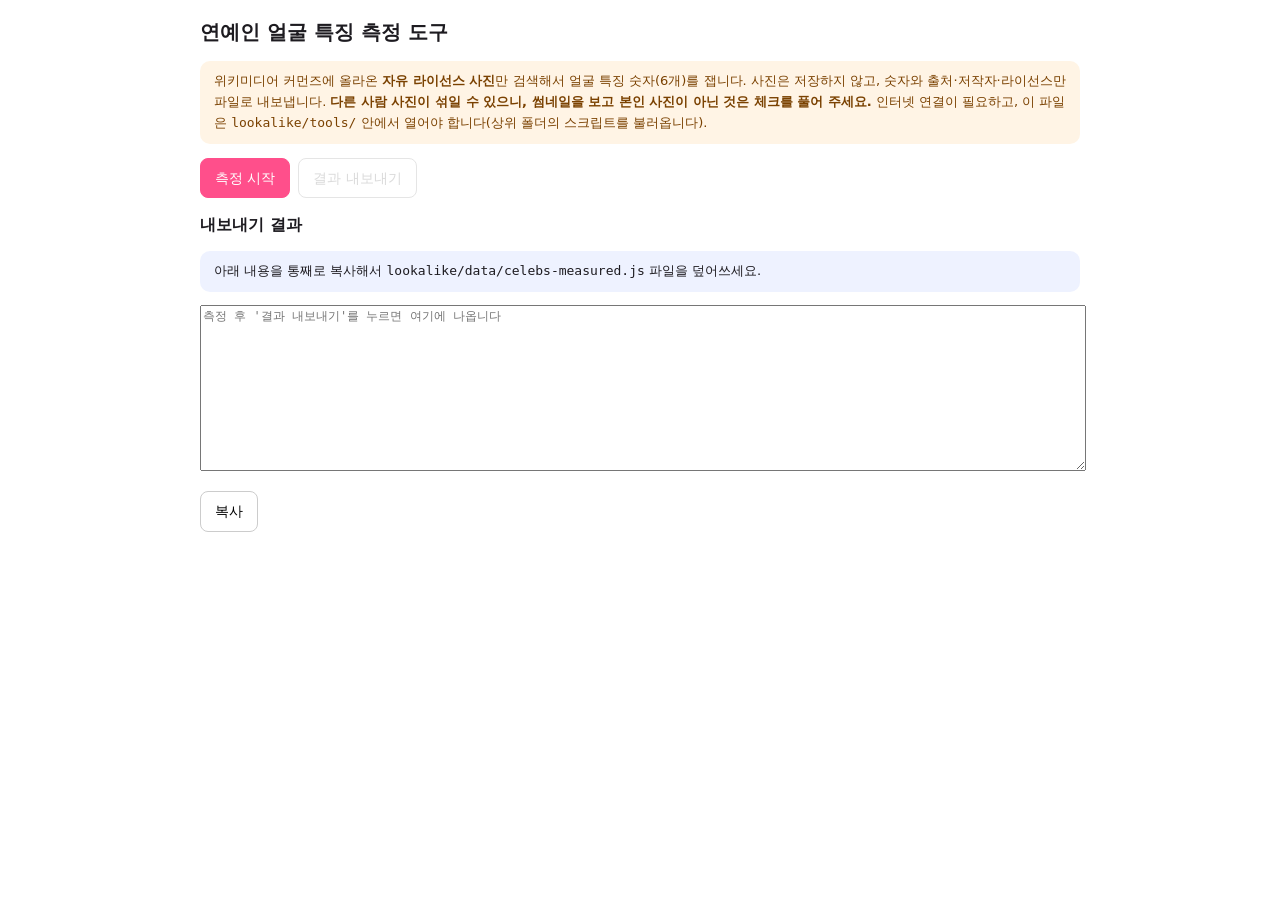
<file: lookalike/tools/measure-celebs.html>
<!doctype html>
<html lang="ko">
<head>
  <meta charset="utf-8">
  <meta name="viewport" content="width=device-width, initial-scale=1">
  <title>연예인 얼굴 특징 측정 도구</title>
  <style>
    body { font: 14px/1.6 system-ui, "Malgun Gothic", sans-serif; margin: 16px auto; max-width: 880px; padding: 0 16px; color: #1d1b20; }
    h1 { font-size: 20px; }
    .note { background: #fff4e5; color: #7a4100; padding: 10px 14px; border-radius: 10px; font-size: 13px; }
    button { font: inherit; padding: 8px 14px; border-radius: 8px; border: 1px solid #ccc; background: #fff; cursor: pointer; }
    button.primary { background: #ff4f8b; color: #fff; border-color: #ff4f8b; }
    button:disabled { opacity: .5; cursor: default; }
    .bar { display: flex; gap: 8px; flex-wrap: wrap; margin: 14px 0; align-items: center; }
    .celeb { border: 1px solid #e5dde2; border-radius: 12px; padding: 10px 14px; margin-bottom: 10px; }
    .celeb h3 { margin: 0 0 6px; font-size: 15px; }
    .celeb .st { font-weight: 400; font-size: 12px; color: #6b6470; margin-left: 6px; }
    .cands { display: flex; gap: 8px; flex-wrap: wrap; }
    .cand { width: 120px; font-size: 11px; color: #6b6470; }
    .cand img { width: 120px; height: 150px; object-fit: cover; border-radius: 8px; display: block; }
    .cand.bad img { opacity: .35; }
    .cand label { display: flex; gap: 4px; align-items: flex-start; }
    textarea { width: 100%; height: 160px; font: 12px/1.4 monospace; }
    #log { font-size: 12px; color: #6b6470; }
  </style>
</head>
<body>
  <h1>연예인 얼굴 특징 측정 도구</h1>
  <p class="note">
    위키미디어 커먼즈에 올라온 <b>자유 라이선스 사진</b>만 검색해서 얼굴 특징 숫자(6개)를 잽니다.
    사진은 저장하지 않고, 숫자와 출처·저작자·라이선스만 파일로 내보냅니다.
    <b>다른 사람 사진이 섞일 수 있으니, 썸네일을 보고 본인 사진이 아닌 것은 체크를 풀어 주세요.</b>
    인터넷 연결이 필요하고, 이 파일은 <code>lookalike/tools/</code> 안에서 열어야 합니다(상위 폴더의 스크립트를 불러옵니다).
  </p>

  <div class="bar">
    <button id="start" class="primary" type="button">측정 시작</button>
    <button id="export" type="button" disabled>결과 내보내기</button>
    <span id="log"></span>
  </div>
  <div id="list"></div>

  <h2 style="font-size:16px">내보내기 결과</h2>
  <p class="note" style="background:#eef2ff;color:#1d1b20">
    아래 내용을 통째로 복사해서 <code>lookalike/data/celebs-measured.js</code> 파일을 덮어쓰세요.
  </p>
  <textarea id="out" readonly placeholder="측정 후 '결과 내보내기'를 누르면 여기에 나옵니다"></textarea>
  <div class="bar"><button id="copy" type="button">복사</button><a id="dl" download="celebs-measured.js" hidden>파일로 저장</a></div>

  <script src="../js/ns.js"></script>
  <script src="../js/canonical3d.js"></script>
  <script src="../js/pose.js"></script>
  <script src="../js/features.js"></script>
  <script src="../js/profile.js"></script>
  <script src="../js/styling.js"></script>
  <script src="../js/match.js"></script>
  <script src="../data/celebs.js"></script>
  <script src="../js/detector.js"></script>
  <script src="measure.js"></script>
  <script>LA.measureTool.start();</script>
</body>
</html>
</file>
<file: css/style.css>
:root {
  --bg: #ffffff; --fg: #1b1b1f; --muted: #5f6368;
  --line: #e3e3e7; --accent: #2b5cd9; --warn: #b3261e;
  --ad-h: 50px;
}
* { box-sizing: border-box; }
body {
  margin: 0; background: var(--bg); color: var(--fg);
  font: 15px/1.6 system-ui, "Malgun Gothic", sans-serif;
  padding-bottom: calc(var(--ad-h) + 44px);
}
header { padding: 12px 16px; border-bottom: 1px solid var(--line); }
h1 { font-size: 18px; margin: 0; }
#progress { color: var(--muted); font-size: 13px; }
.expansion-notice { color: var(--muted); font-size: 12px; margin-top: 2px; }
main { padding: 12px 16px; }

.card { border: 1px solid var(--line); border-radius: 10px; padding: 12px; margin-bottom: 10px; cursor: pointer; }
.card:focus { outline: 2px solid var(--accent); }
.card-head { display: flex; align-items: center; gap: 6px; flex-wrap: wrap; }
.card-name { font-weight: 700; }
.card-meta { display: flex; gap: 10px; flex-wrap: wrap; color: var(--muted); font-size: 13px; margin-top: 6px; }

.badge { font-size: 11px; padding: 2px 6px; border-radius: 999px; border: 1px solid var(--line); }
.badge.type { background: #eef2ff; }
.badge.level-확인됨 { background: #e6f4ea; }
.badge.level-부분확인 { background: #fef7e0; }
.badge.level-미확인 { background: #f1f3f4; color: var(--muted); }

.empty { color: var(--muted); text-align: center; padding: 32px 0; }

.disclaimer {
  position: fixed; left: 0; right: 0; bottom: var(--ad-h);
  background: #fff4e5; color: #7a4100; font-size: 12px;
  padding: 8px 16px; border-top: 1px solid var(--line);
}
/* 2단계 AdMob 배너 자리 — 지금은 비워 둔다 */
#ad-slot {
  position: fixed; left: 0; right: 0; bottom: 0;
  height: var(--ad-h); border-top: 1px solid var(--line);
}

.filterbar { margin-bottom: 12px; }
.search { width: 100%; padding: 10px; border: 1px solid var(--line); border-radius: 8px; font-size: 15px; }
.filter-row { display: flex; gap: 8px; flex-wrap: wrap; margin-top: 8px; }
.field { display: flex; flex-direction: column; font-size: 12px; color: var(--muted); }
.field select { padding: 6px; border: 1px solid var(--line); border-radius: 6px; font-size: 14px; color: var(--fg); }
.filter-checks { display: flex; gap: 14px; margin-top: 8px; flex-wrap: wrap; }
.check { display: flex; align-items: center; gap: 4px; font-size: 14px; }
.filter-note { font-size: 12px; color: var(--muted); margin: 8px 0 0; }
.season-notice { font-size: 12px; color: var(--muted); margin: 4px 0 8px; }

.season-toggle { display: flex; margin-top: 8px; border: 1px solid var(--line); border-radius: 8px; overflow: hidden; }
.season-btn {
  flex: 1; padding: 10px 0; background: none; border: none; border-right: 1px solid var(--line);
  font-size: 15px; color: var(--muted); cursor: pointer;
}
.season-btn:last-child { border-right: none; }
.season-btn.active { background: var(--accent); color: #fff; font-weight: 700; }
.season-btn:focus-visible { outline: 2px solid var(--accent); outline-offset: -2px; }

.missing { margin-top: 18px; padding-top: 12px; border-top: 2px dashed var(--line); }
.missing-title { font-size: 15px; margin: 0 0 4px; }
.missing-hint { margin-top: 12px; }
.missing-row {
  display: flex; align-items: center; gap: 8px; flex-wrap: wrap; width: 100%; text-align: left;
  background: #f8f9fa; border: 1px solid var(--line); border-radius: 8px;
  padding: 8px 10px; margin-bottom: 6px; font-size: 14px; color: var(--fg); cursor: pointer;
}
.missing-name { font-weight: 700; }

.detail-head { display: flex; align-items: center; gap: 8px; flex-wrap: wrap; margin: 8px 0 4px; }
.detail-head h2 { font-size: 18px; margin: 0; }
.muted { color: var(--muted); font-size: 13px; }
.back-btn, .pick-btn { background: none; border: 1px solid var(--line); border-radius: 6px; padding: 6px 10px; font-size: 13px; cursor: pointer; }
.track { border: 1px solid var(--line); border-radius: 10px; padding: 12px; margin: 12px 0; }
.track-head { display: flex; align-items: center; gap: 8px; flex-wrap: wrap; margin-bottom: 8px; }
.track-name { font-weight: 700; }
.sec { margin-top: 12px; }
.sec-title { font-size: 13px; color: var(--muted); margin: 0 0 4px; }
.row { display: flex; justify-content: space-between; gap: 12px; padding: 3px 0; border-bottom: 1px dotted var(--line); }
.row-label { color: var(--muted); font-size: 13px; flex: 0 0 auto; }
.row-value { text-align: right; min-width: 0; overflow-wrap: break-word; word-break: break-word; }
.prep { border: 1px dashed #b28900; background: #fffbe6; border-radius: 10px; padding: 12px; margin: 12px 0; }
.prep-tag { font-size: 11px; color: #7a5c00; font-weight: 700; margin-bottom: 6px; }
.prep ul { margin: 0; padding-left: 18px; }
.source-link { display: block; text-align: center; padding: 12px; background: var(--accent); color: #fff; border-radius: 8px; text-decoration: none; margin: 12px 0; }
.source-missing { text-align: center; color: var(--muted); padding: 12px; }

.conflict { border: 2px solid var(--warn); background: #fdeceb; border-radius: 10px; padding: 12px; margin: 12px 0; }
.conflict-title { font-weight: 700; color: var(--warn); margin-bottom: 6px; }
.conflict-line { font-size: 14px; }
.pick-row { display: flex; align-items: center; gap: 8px; flex-wrap: wrap; padding: 10px; border: 1px solid var(--line); border-radius: 8px; margin-bottom: 8px; }
.pick-row.has-conflict { border-color: var(--warn); }
.pick-name { flex: 1; text-align: left; background: none; border: none; font-size: 15px; padding: 0; cursor: pointer; color: var(--fg); }
.pick-dates { font-size: 13px; color: var(--muted); }
.conflict-tag { font-size: 11px; background: var(--warn); color: #fff; padding: 2px 6px; border-radius: 999px; }
.remove-btn { background: none; border: 1px solid var(--line); border-radius: 6px; padding: 4px 8px; font-size: 12px; cursor: pointer; }
.unknown-dates { border: 1px solid var(--line); background: #f8f9fa; border-radius: 8px; padding: 10px; font-size: 13px; color: var(--muted); margin-top: 12px; }
nav.tabs { display: flex; border-bottom: 1px solid var(--line); }
nav.tabs button { flex: 1; padding: 10px; background: none; border: none; border-bottom: 2px solid transparent; font-size: 14px; cursor: pointer; color: var(--muted); }
nav.tabs button.active { color: var(--accent); border-bottom-color: var(--accent); font-weight: 700; }
.mylist-loading { color: var(--muted); text-align: center; padding: 32px 0; }

.sightreading h2 { font-size: 18px; margin: 0 0 4px; }
.sr-howto {
  margin: 12px 0 20px; padding: 10px 14px; background: #eef2ff;
  border-radius: 8px; font-size: 13px; color: var(--fg);
}
.sr-sheet {
  border: 1px solid var(--line); border-radius: 10px;
  padding: 14px 14px 12px; margin-bottom: 18px; overflow-x: auto;
}
.sr-sheet-head { display: flex; align-items: baseline; justify-content: space-between; gap: 10px; margin-bottom: 30px; }
.sr-sheet-num { font-weight: 700; color: var(--accent); font-size: 16px; }
.sr-sheet-tag { font-size: 11px; color: var(--muted); text-transform: uppercase; letter-spacing: .03em; }

.sr-system {
  display: grid;
  grid-template-columns: 34px repeat(4, minmax(64px, 1fr));
  min-width: 300px;
  margin-bottom: 8px;
}
.sr-system + .sr-system { margin-top: 26px; }
.sr-clefbox { position: relative; height: 52px; }
.sr-clef {
  position: absolute; left: 0; top: -4px;
  font-family: "Noto Music", serif; font-size: 42px; color: var(--fg); line-height: 1;
}
.sr-timesig {
  position: absolute; left: 24px; top: 4px;
  display: flex; flex-direction: column; align-items: center; justify-content: space-between;
  height: 34px; font-weight: 700; font-size: 15px; color: var(--fg);
}
.sr-measure { position: relative; height: 52px; border-left: 1.2px solid var(--fg); }
.sr-measure:first-of-type { border-left: none; }
.sr-measure:last-of-type { border-right: 1.2px solid var(--fg); }
.sr-stafflines { position: absolute; left: 0; right: 0; top: 8px; height: 36px; }
.sr-stafflines i { position: absolute; left: 0; right: 0; height: 1px; background: var(--fg); }
.sr-stafflines i:nth-child(1) { top: 0; }
.sr-stafflines i:nth-child(2) { top: 9px; }
.sr-stafflines i:nth-child(3) { top: 18px; }
.sr-stafflines i:nth-child(4) { top: 27px; }
.sr-stafflines i:nth-child(5) { top: 36px; }
.sr-chordname {
  position: absolute; left: 0; right: 0; top: -22px; text-align: center;
  font-weight: 700; font-style: italic; font-size: 14px; color: var(--fg);
}
.sr-rest {
  position: absolute; left: 0; right: 0; top: 9px; text-align: center;
  font-family: "Noto Music", serif; font-size: 24px; color: var(--fg);
}
.sr-caption { margin-top: 16px; font-size: 12.5px; color: var(--muted); }
.sr-footnote { color: var(--muted); font-size: 12px; text-align: center; margin-top: 4px; }

.table-scroll { overflow-x: auto; }
.cmp-table { border-collapse: collapse; width: 100%; font-size: 13px; }
.cmp-table th, .cmp-table td { border: 1px solid var(--line); padding: 8px; text-align: left; vertical-align: top; }
.cmp-table thead th { background: #f8f9fa; white-space: nowrap; }
.cmp-name { background: none; border: none; font-weight: 700; font-size: 13px; cursor: pointer; color: var(--accent); padding: 0; }
</file>
<file: lookalike/css/style.css>
:root {
  --bg: #fff7fa; --card: #ffffff; --fg: #1d1b20; --muted: #6b6470;
  --line: #f0dfe6; --accent: #ff4f8b; --accent-2: #7b5cff; --accent-soft: #ffe4ee;
  --ok: #17692f; --warn-bg: #fff4e5; --warn-fg: #7a4100; --error: #b3261e;
  --radius: 14px;
}
@media (prefers-color-scheme: dark) {
  :root:not([data-theme="light"]) {
    --bg: #17141a; --card: #221e26; --fg: #f3eef6; --muted: #b3a9ba;
    --line: #3a3240; --accent: #ff6b9e; --accent-2: #9b85ff; --accent-soft: #3d2531;
    --ok: #6fd08c; --warn-bg: #3a2a14; --warn-fg: #ffcf8a; --error: #ff8a80;
  }
}
:root[data-theme="dark"] {
  --bg: #17141a; --card: #221e26; --fg: #f3eef6; --muted: #b3a9ba;
  --line: #3a3240; --accent: #ff6b9e; --accent-2: #9b85ff; --accent-soft: #3d2531;
  --ok: #6fd08c; --warn-bg: #3a2a14; --warn-fg: #ffcf8a; --error: #ff8a80;
}

* { box-sizing: border-box; }
body {
  margin: 0; background: var(--bg); color: var(--fg);
  font: 15px/1.6 system-ui, -apple-system, "Apple SD Gothic Neo", "Malgun Gothic", sans-serif;
  word-break: keep-all; overflow-wrap: anywhere;
}
header { padding: 14px 16px 10px; text-align: center; }
h1 {
  font-size: 20px; margin: 0;
  background: linear-gradient(90deg, var(--accent), var(--accent-2));
  -webkit-background-clip: text; background-clip: text; color: transparent;
}
.tagline { margin: 0; font-size: 12px; color: var(--muted); }
main { max-width: 560px; margin: 0 auto; padding: 4px 16px 48px; }
h2 { font-size: 19px; margin: 8px 0 4px; }
h3 { font-size: 16px; margin: 0 0 8px; }
.muted { color: var(--muted); font-size: 13px; margin: 0 0 12px; }

/* ── 버튼 ── */
.btn {
  display: inline-flex; flex-direction: column; align-items: center; justify-content: center;
  gap: 2px; padding: 12px 16px; min-height: 48px; border-radius: 12px;
  border: 1.5px solid var(--line); background: var(--card); color: var(--fg);
  font: inherit; font-weight: 600; cursor: pointer;
}
.btn.primary { background: linear-gradient(90deg, var(--accent), var(--accent-2)); color: #fff; border: 0; }
.btn:disabled { opacity: .45; cursor: default; }
.btn:focus-visible, .choice:focus-visible, .match:focus-visible, .link-btn:focus-visible, .back-btn:focus-visible {
  outline: 3px solid var(--accent-2); outline-offset: 2px;
}
.btn.big { width: 100%; padding: 16px; }
.btn-title { font-size: 17px; }
.btn-sub { font-size: 12px; font-weight: 400; opacity: .85; }
.back-btn, .link-btn {
  background: none; border: 0; color: var(--muted); font: inherit; font-size: 14px;
  padding: 8px 0; cursor: pointer;
}
.link-btn { color: var(--accent); display: block; margin: 12px auto 0; font-weight: 600; }
.row-actions { display: flex; gap: 10px; margin: 20px 0 8px; }
.row-actions .btn { flex: 1; }

/* ── 홈 ── */
.hero { text-align: center; padding: 12px 0 8px; }
.hero-emoji { font-size: 28px; letter-spacing: 2px; }
.hero h2 { font-size: 22px; }
.setting { margin: 14px 0; }
.setting-title { font-size: 13px; font-weight: 700; color: var(--muted); margin-bottom: 6px; }
.start-actions { display: grid; gap: 10px; margin-top: 20px; }
.privacy { font-size: 12px; color: var(--muted); text-align: center; margin-top: 16px; }

/* ── 선택지 ── */
.choices { display: flex; flex-wrap: wrap; gap: 8px; }
.choice {
  flex: 1 1 calc(50% - 8px); min-width: 120px; min-height: 48px;
  display: flex; flex-direction: column; align-items: flex-start; justify-content: center;
  padding: 10px 12px; border-radius: 12px; border: 1.5px solid var(--line);
  background: var(--card); color: var(--fg); font: inherit; text-align: left; cursor: pointer;
}
.choice.on { border-color: var(--accent); background: var(--accent-soft); }
.choice-label { font-weight: 600; }
.choice-hint { font-size: 12px; color: var(--muted); }
.question { margin: 16px 0; }
.q-title { font-weight: 700; margin-bottom: 8px; }
.quiz > .btn.primary { width: 100%; margin-top: 8px; }

/* ── 사진 ── */
.tips { margin: 8px 0 14px; padding-left: 20px; color: var(--muted); font-size: 13px; }
.photo > .btn.primary { width: 100%; }
.stage canvas { display: block; width: 100%; height: auto; margin-top: 14px; border-radius: var(--radius); }
.status { font-size: 14px; margin: 10px 0; }
.status.ok { color: var(--ok); font-weight: 600; }
.status.error { color: var(--error); font-weight: 600; }
.after { display: grid; gap: 10px; }
.warning {
  background: var(--warn-bg); color: var(--warn-fg); border-radius: 10px;
  padding: 8px 12px; font-size: 13px; margin: 8px 0;
}
.info { background: var(--accent-soft); color: var(--fg); border-radius: 10px; padding: 8px 12px; font-size: 13px; margin: 8px 0; }
.visually-hidden {
  position: absolute; width: 1px; height: 1px; overflow: hidden;
  clip: rect(0 0 0 0); white-space: nowrap;
}

/* ── 결과: 동물상 카드 ── */
.type-card {
  background: var(--card); border: 1.5px solid var(--line); border-radius: 18px;
  padding: 18px; margin-top: 8px; display: grid; grid-template-columns: auto 1fr; gap: 6px 14px;
}
.type-emoji {
  font-size: 44px; width: 72px; height: 72px; border-radius: 50%;
  display: grid; place-items: center; background: var(--accent-soft);
}
.type-kicker { font-size: 12px; color: var(--muted); }
.type-name { margin: 0; font-size: 24px; }
.type-desc { margin: 4px 0 0; font-size: 14px; }
.mix, .type-card .chips { grid-column: 1 / -1; }
.mix { margin-top: 10px; display: grid; gap: 4px; }
.mix-row, .score-row { display: flex; align-items: center; gap: 8px; font-size: 13px; }
.mix-label { width: 92px; flex: none; }
.bar { flex: 1; height: 8px; border-radius: 999px; background: var(--line); overflow: hidden; }
.bar-fill { display: block; height: 100%; background: linear-gradient(90deg, var(--accent), var(--accent-2)); }
.mix-pct, .score { width: 40px; text-align: right; flex: none; font-variant-numeric: tabular-nums; }
.chips { display: flex; flex-wrap: wrap; gap: 6px; margin-top: 10px; }
.chip {
  font-size: 12px; padding: 3px 10px; border-radius: 999px;
  background: var(--accent-soft); color: var(--fg);
}
.chip.warn { background: var(--warn-bg); color: var(--warn-fg); margin-left: 6px; font-weight: 600; }
.question.check-me .choices { outline: 2px dashed var(--warn-fg); outline-offset: 4px; border-radius: 12px; }
.review > .btn.primary { width: 100%; margin-top: 8px; }
.chip.soft { background: transparent; border: 1px solid var(--line); color: var(--muted); }

/* ── 결과: 닮은꼴 ── */
.matches { margin-top: 22px; }
.match-list { display: grid; gap: 8px; }
.match {
  display: flex; gap: 12px; align-items: center; width: 100%; text-align: left;
  padding: 12px; border-radius: var(--radius); border: 1.5px solid var(--line);
  background: var(--card); color: var(--fg); font: inherit; cursor: pointer;
}
.match.on { border-color: var(--accent); box-shadow: 0 0 0 3px var(--accent-soft); }
.avatar {
  flex: none; width: 52px; height: 52px; border-radius: 50%; font-size: 28px;
  display: grid; place-items: center; background: var(--accent-soft);
}
.match-body { flex: 1; min-width: 0; display: grid; gap: 4px; }
.match-head { display: flex; align-items: baseline; gap: 6px; flex-wrap: wrap; }
.match-rank { font-size: 12px; font-weight: 700; color: var(--accent); }
.match-name { font-size: 17px; font-weight: 700; }
.match-job { font-size: 12px; color: var(--muted); }
.match-common { font-size: 12px; color: var(--muted); }

/* ── 결과: 스타일링 ── */
.styling { margin-top: 24px; }
.styling-head .muted { margin-bottom: 10px; }
.celeb-look {
  border-radius: var(--radius); padding: 14px 16px; margin-bottom: 12px; color: var(--fg);
  background: linear-gradient(135deg, var(--accent-soft), var(--card));
  border: 1.5px solid var(--accent);
}
.ext-link { display: inline-block; margin-top: 6px; font-size: 13px; color: var(--accent); font-weight: 600; }
.style-sec {
  background: var(--card); border: 1.5px solid var(--line); border-radius: var(--radius);
  padding: 14px 16px; margin-bottom: 12px;
}
.why { font-size: 14px; margin: 0 0 8px; }
.sub { font-size: 12px; font-weight: 700; color: var(--muted); margin-top: 8px; }
ul.plain, ul.checks, ul.crosses, ul.dots { list-style: none; padding: 0; margin: 4px 0; }
ul.checks li, ul.crosses li, ul.dots li { position: relative; padding-left: 22px; margin: 4px 0; font-size: 14px; }
ul.checks li::before { content: "✓"; position: absolute; left: 2px; color: var(--accent); font-weight: 700; }
ul.crosses li::before { content: "✕"; position: absolute; left: 2px; color: var(--muted); }
ul.dots li::before { content: "•"; position: absolute; left: 6px; color: var(--accent-2); font-weight: 700; }
.swatches { display: grid; grid-template-columns: repeat(3, 1fr); gap: 10px; margin: 6px 0 10px; }
.swatch { display: flex; align-items: center; gap: 8px; font-size: 13px; }
.swatch-dot { width: 26px; height: 26px; border-radius: 50%; border: 1px solid var(--line); flex: none; }

.disclaimer-inline, .disclaimer { font-size: 12px; color: var(--muted); margin: 10px 0; }
.disclaimer { background: var(--warn-bg); color: var(--warn-fg); border-radius: 10px; padding: 8px 12px; }

.toast {
  position: fixed; left: 50%; bottom: 24px; transform: translateX(-50%);
  background: var(--fg); color: var(--bg); padding: 10px 16px; border-radius: 999px;
  font-size: 14px; z-index: 10;
}

@media (max-width: 360px) {
  .choice { flex-basis: 100%; }
  .swatches { grid-template-columns: repeat(2, 1fr); }
}
</file>
